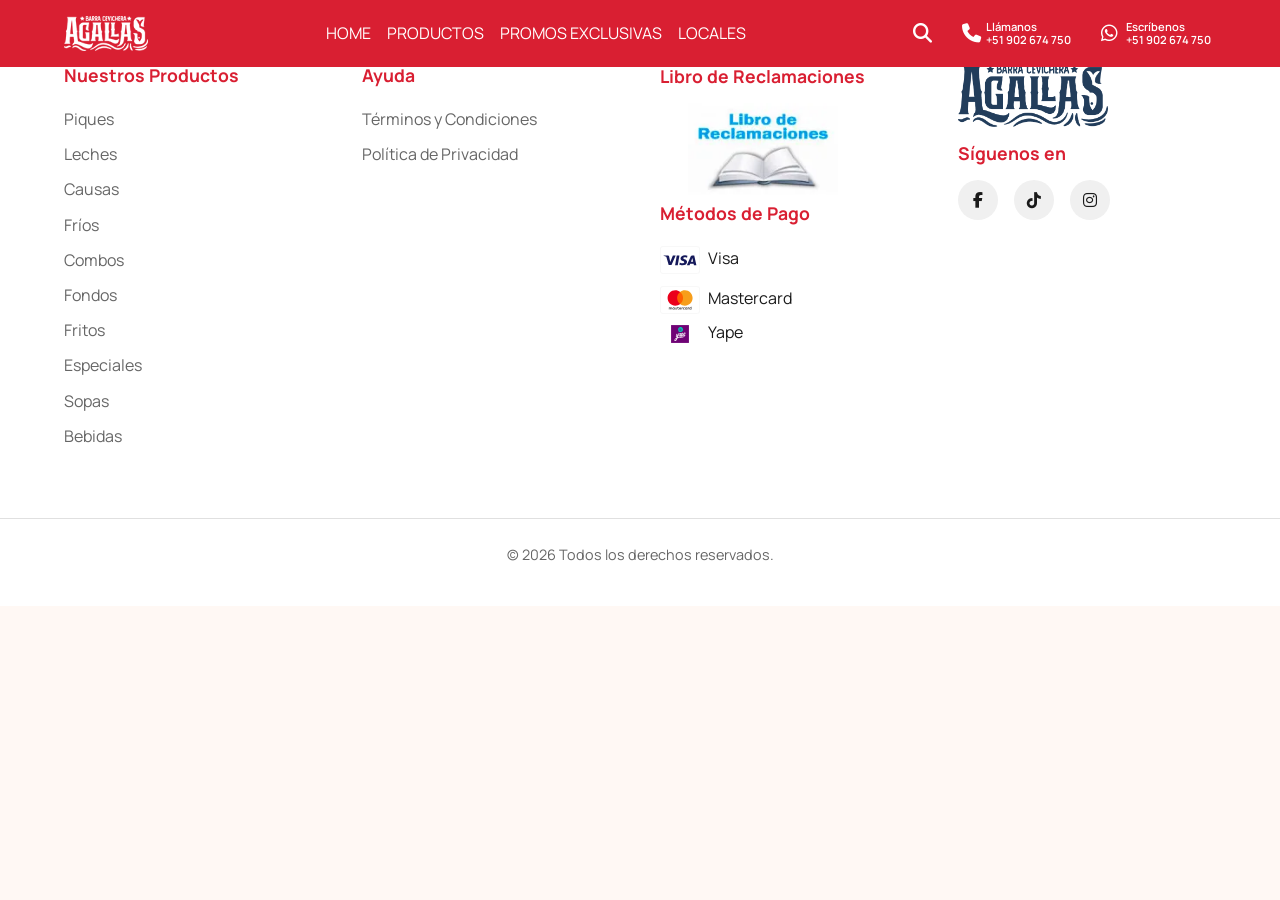
<file: cupones.html>
<!DOCTYPE html>
<html lang="es">
<head>
    <meta charset="UTF-8">
    <meta name="viewport" content="width=device-width, initial-scale=1.0">
    <title>Central Pet</title>
    
    <!-- Fuentes Central Pet -->
    <link rel="preconnect" href="https://fonts.googleapis.com">
    <link rel="preconnect" href="https://fonts.gstatic.com" crossorigin>
    <link href="https://fonts.googleapis.com/css2?family=Manrope:wght@400;500;600;700;800&family=Plus+Jakarta+Sans:wght@600;700;800&display=swap" rel="stylesheet">
    <link rel="stylesheet" href="https://cdnjs.cloudflare.com/ajax/libs/font-awesome/6.5.1/css/all.min.css">
    <link rel="stylesheet" href="https://cdn.jsdelivr.net/npm/swiper@11/swiper-bundle.min.css"/>
    <!-- Font Awesome -->
    <link rel="stylesheet" href="https://cdnjs.cloudflare.com/ajax/libs/font-awesome/6.5.1/css/all.min.css">
    <!--  BOOTSTRAP  -->
    <link href="https://cdn.jsdelivr.net/npm/bootstrap@5.3.3/dist/css/bootstrap.min.css" rel="stylesheet" integrity="sha384-QWTKZyjpPEjISv5WaRU9OFeRpok6YctnYmDr5pNlyT2bRjXh0JMhjY6hW+ALEwIH" crossorigin="anonymous">
    
    <link rel="stylesheet" href="style2.css">
</head>
<body>

    <header>
    <nav class="navbar navbar-expand-lg navbar-dark bg-primary-custom fixed-top">
        <div class="container site-container">
            <!-- Logo -->
            <a class="navbar-brand b-movil" href="index.html">
                <img src="img/image.png" alt="Central Pet Logo" class="header-logo">
            </a>
              <!-- Menú Colapsable  -->
            <div class="collapse navbar-collapse" id="agallasNavbar">
               
                <ul class="navbar-nav mx-auto mb-0">
                    <li class="nav-item">
                        <a class="nav-link" href="index.html">HOME</a>
                    </li>
                    <li class="nav-item">
                        <a class="nav-link" href="menu.html">PRODUCTOS</a>
                    </li>
                    <li class="nav-item">
                        <a class="nav-link" href="promociones.html">PROMOS EXCLUSIVAS</a>
                    </li>
                    <li class="nav-item">
                        <a class="nav-link" href="locales.html">LOCALES</a>
                    </li>
                </ul>
            </div>
             <!-- Iconos  -->
            <div class="quick-access-icons d-flex align-items-center">
                
                <a href="#" class="nav-icon-link">
                    <i class="fas fa-search"></i>
                </a>
                <a href="tel:+51902674750" class="nav-icon-link">
                    <i class="fas fa-phone"></i>
                    <span class="phone-text d-none d-lg-inline-block">Llámanos<br>+51 902 674 750</span>
                </a>
                <a href="https://wa.me/51902674750"  target="_blank" class="nav-icon-link user-whatsapp">
                    <i class="fab fa-whatsapp"></i>
                    <span class="whatsapp-text d-none d-lg-inline-block">Escríbenos<br>+51 902 674 750</span>

                    <!-- <span class="login-text d-none d-lg-inline-block">Hola,<br>Iniciar Sesión</span> -->
                </a>
            </div>
            <!-- Botón Hamburguesa -->
            <button class="navbar-toggler" type="button" data-bs-toggle="collapse" data-bs-target="#agallasNavbar" aria-controls="agallasNavbar" aria-expanded="false" aria-label="Toggle navigation">
                <span class="navbar-toggler-icon"></span>
            </button>
        </div>
    </nav>
</header>

    
    
    <!-- NUEVO FOOTER DETALLADO -->
    <footer>
        <div class="footer-grid container site-container">
            <div class="footer-column accordion-item">
                <h4 class="accordion-header">
                    Nuestros Productos
                    <i class="fas fa-chevron-down accordion-icon"></i>
                </h4>
                <ul class="accordion-content">
                    <li><a href="menu.html#piques">Piques</a></li>
                    <li><a href="menu.html#leches">Leches</a></li>
                    <li><a href="menu.html#causas">Causas</a></li>
                    <li><a href="menu.html#frios">Fríos</a></li>
                    <li><a href="menu.html#combos">Combos</a></li>
                    <li><a href="menu.html#fondos">Fondos</a></li>
                    <li><a href="menu.html#fritos">Fritos</a></li>
                    <li><a href="menu.html#especiales">Especiales</a></li>
                    <li><a href="menu.html#sopas">Sopas</a></li>
                    <li><a href="menu.html#bebidas">Bebidas</a></li>
                </ul>
            </div>            
            <div class="footer-column accordion-item">
                 <h4 class="accordion-header">
                    Ayuda
                    <i class="fas fa-chevron-down accordion-icon"></i>
                </h4>
                <ul class="accordion-content">
                    <li><a href="terminos-condiciones.html">Términos y Condiciones</a></li>                    
                    <li><a href="politica-privacidad.html">Política de Privacidad</a></li>
                </ul>
            </div>
            <div class="footer-column">
                <a href="libro-reclamaciones.html" style="text-decoration: none; color: var(--color-primary); text-align: center; display: inline-block;">
                    <h4>Libro de Reclamaciones</h4>
                    <img src="img/Libro_De_Reclamaciones.webp" alt="Libro de Reclamaciones" style="width: 150px; height: auto; display: block; margin: 0 auto;">
                </a>                
                <h4 class="mt-2">Métodos de Pago</h4>                
                <ul class="payment-methods">
                    <li>
                        <img src="svg/visa-classic-svgrepo-com.svg" alt="Visa" style="width: 40px; height: auto; vertical-align: middle; margin-right: 5px;">
                        Visa
                    </li>
                    <li>
                        <img src="svg/mastercard-full-svgrepo-com.svg" alt="Mastercard" style="width: 40px; height: auto; vertical-align: middle; margin-right: 5px;">
                        Mastercard
                    </li>
                    <li>
                        <img src="svg/Yape Logo Vector.svg" alt="Yape" style="width: 40px; height: 20px; vertical-align: middle; margin-right: 5px;">
                        Yape
                    </li>
                </ul>
                <!-- <h4 class="mt-2">Agallas App</h4> -->
            </div>
            <div class="footer-column">
                <img src="img/Logo Azul.png" alt="Central Pet Logo" class="footer-logo">
                <h4>Síguenos en</h4>
                <div class="social-icons">
                    <a href="https://www.facebook.com/centralpet" target="_blank" aria-label="Facebook"><i class="fab fa-facebook-f"></i></a>
                    <a href="https://www.tiktok.com/@centralpet"target="_blank" aria-label="TikTok"><i class="fab fa-tiktok"></i></a>
                    <a href="https://www.instagram.com/centralpet/" target="_blank" aria-label="Instagram"><i class="fab fa-instagram"></i></a>
                </div>
            </div>
        </div>
        <div class="footer-bottom">
            <p>© 2026 Todos los derechos reservados.</p>
        </div>
    </footer>

    <!-- Botón para Volver Arriba -->
    <a href="#" id="back-to-top" class="back-to-top-btn" aria-label="Volver arriba">
        <i class="fas fa-arrow-up"></i>
    </a>    
    <script src="https://cdn.jsdelivr.net/npm/bootstrap@5.3.3/dist/js/bootstrap.bundle.min.js" integrity="sha384-YvpcrYf0tY3lHB60NNkmXc5s9fDVZLESaAA55NDzOxhy9GkcIdslK1eN7N6jIeHz" crossorigin="anonymous"></script>
    <script src="https://cdn.jsdelivr.net/npm/swiper@11/swiper-bundle.min.js"></script>
    <!-- Nueva estructura modular -->
    <script type="module" src="js/main.js"></script>

</body>
</html>
</file>
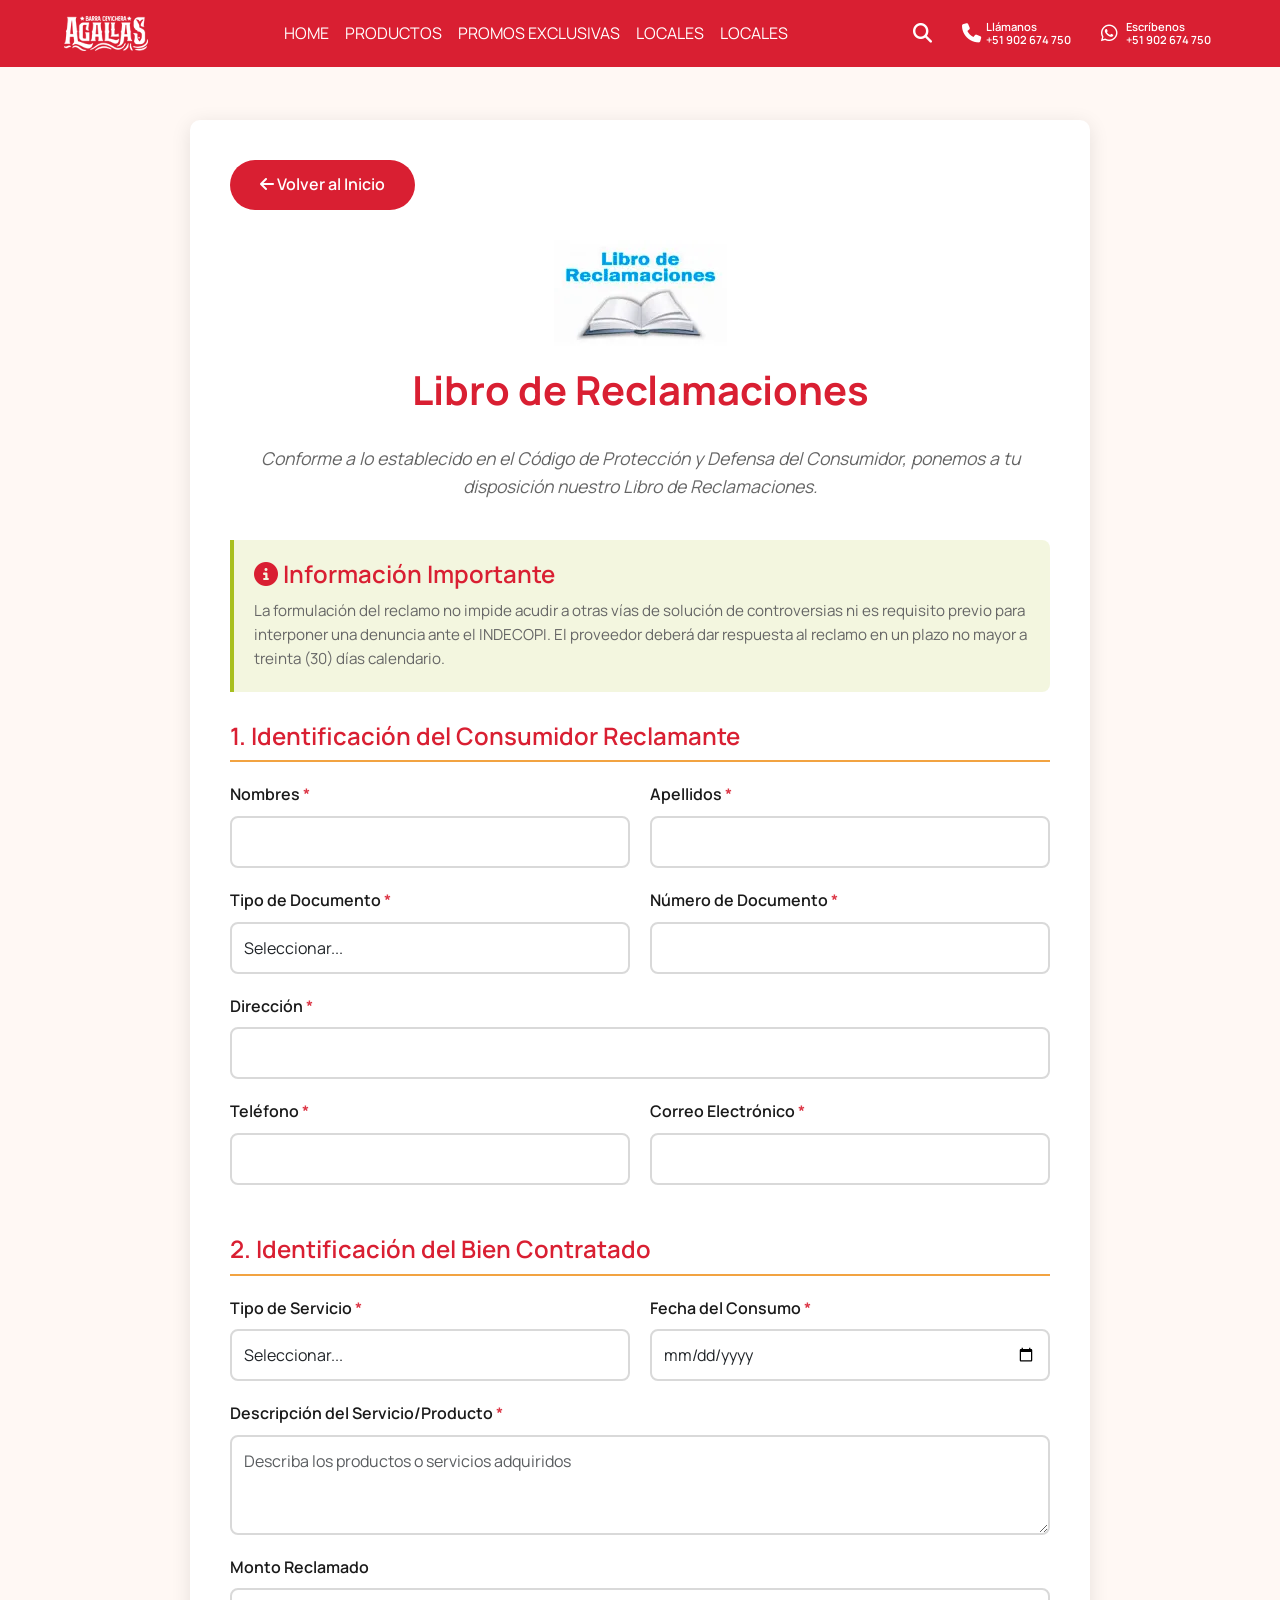
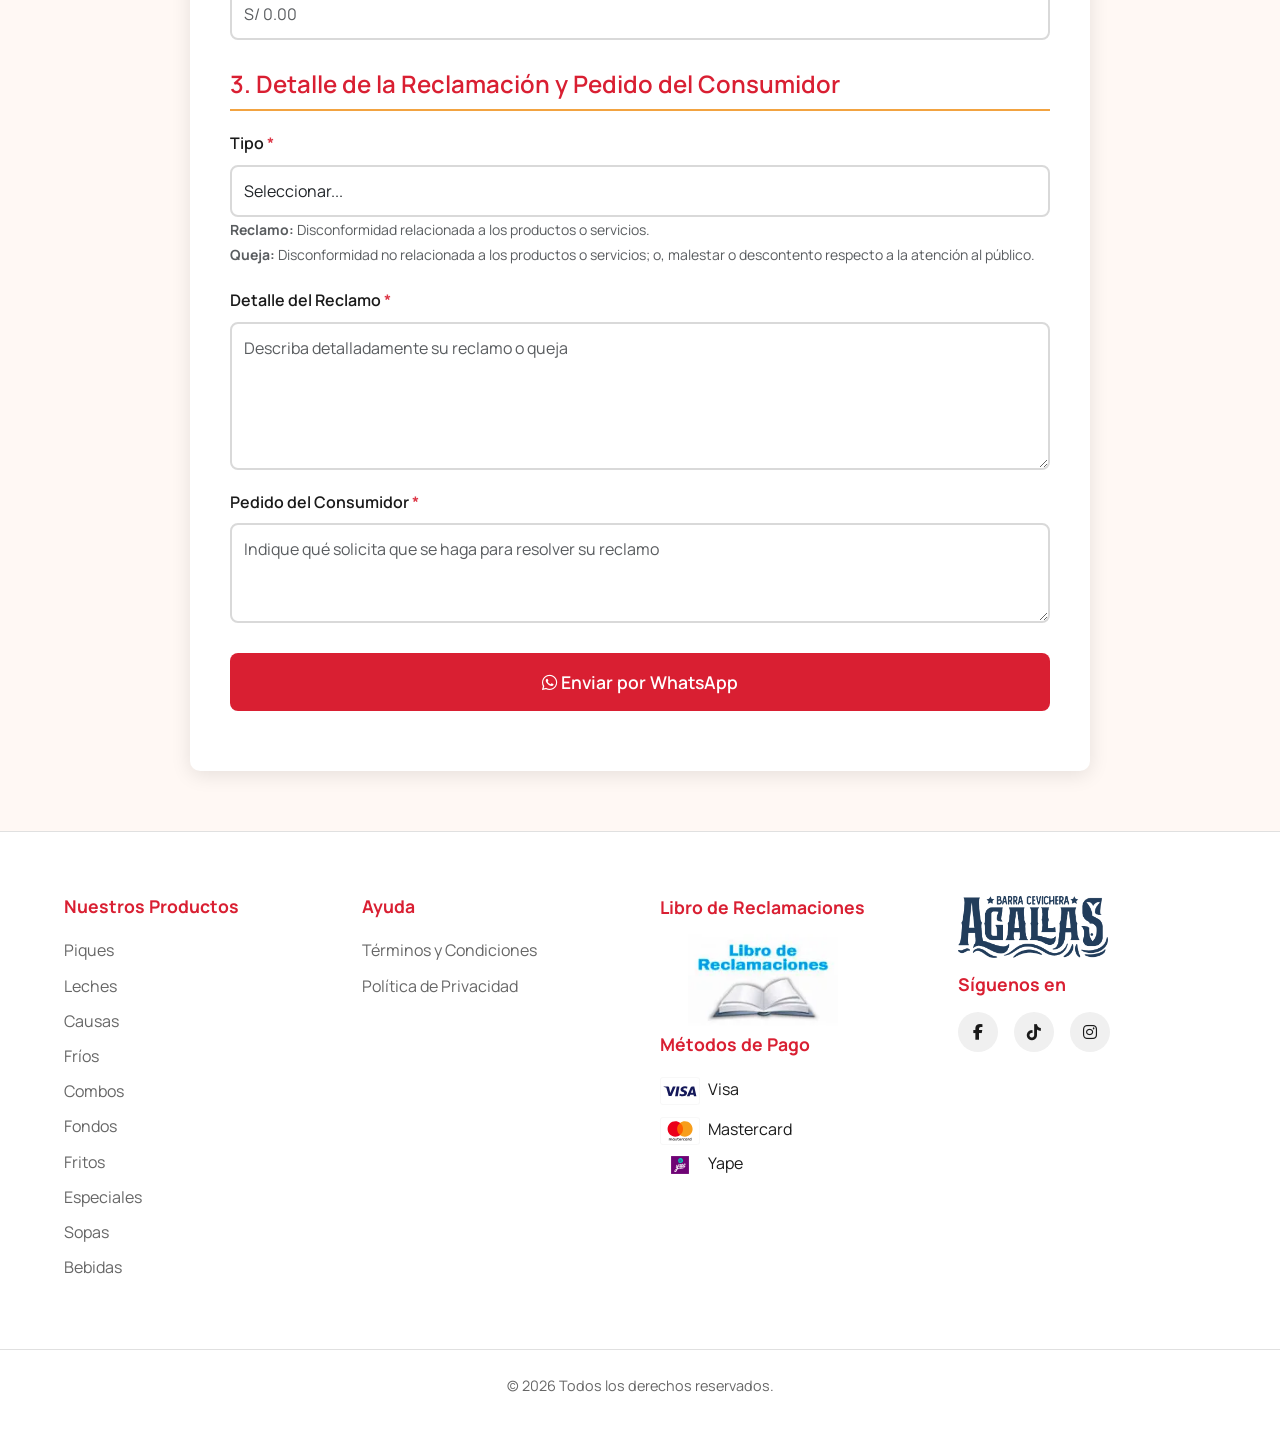
<file: libro-reclamaciones.html>
<!DOCTYPE html>
<html lang="es">
<head>
    <meta charset="UTF-8">
    <meta name="viewport" content="width=device-width, initial-scale=1.0">
    <title>Libro de Reclamaciones - Central Pet</title>
    
    <!-- Fuentes Central Pet -->
    <link rel="preconnect" href="https://fonts.googleapis.com">
    <link rel="preconnect" href="https://fonts.gstatic.com" crossorigin>
    <link href="https://fonts.googleapis.com/css2?family=Manrope:wght@400;500;600;700;800&family=Plus+Jakarta+Sans:wght@600;700;800&display=swap" rel="stylesheet">
    <link rel="stylesheet" href="https://cdnjs.cloudflare.com/ajax/libs/font-awesome/6.5.1/css/all.min.css">
    <!-- Bootstrap -->
    <link href="https://cdn.jsdelivr.net/npm/bootstrap@5.3.3/dist/css/bootstrap.min.css" rel="stylesheet" integrity="sha384-QWTKZyjpPEjISv5WaRU9OFeRpok6YctnYmDr5pNlyT2bRjXh0JMhjY6hW+ALEwIH" crossorigin="anonymous">
      <link rel="stylesheet" href="style2.css">
    <link rel="stylesheet" href="legal-pages.css">
</head>
<body>
    <header>
        <nav class="navbar navbar-expand-lg navbar-dark bg-primary-custom fixed-top">
            <div class="container site-container">
                <!-- Logo -->
                <a class="navbar-brand b-movil" href="index.html">
                    <img src="img/image.png" alt="Central Pet Logo" class="header-logo">
                </a>
                <!-- Menú Colapsable -->
                <div class="collapse navbar-collapse" id="agallasNavbar">
                    <ul class="navbar-nav mx-auto mb-0">
                        <li class="nav-item">
                            <a class="nav-link" href="index.html">HOME</a>
                        </li>
                        <li class="nav-item">
                            <a class="nav-link" href="menu.html">PRODUCTOS</a>
                        </li>
                        <li class="nav-item">
                            <a class="nav-link" href="promociones.html">PROMOS EXCLUSIVAS</a>
                        </li>
                        <li class="nav-item">
                            <a class="nav-link" href="locales.html">LOCALES</a>
                        </li>
                            <a class="nav-link" href="locales.html">LOCALES</a>
                        </li>
                    </ul>
                </div>
                <!-- Iconos -->
                <div class="quick-access-icons d-flex align-items-center">
                    <a href="#" class="nav-icon-link">
                        <i class="fas fa-search"></i>
                    </a>
                    <a href="tel:+51902674750" class="nav-icon-link">
                        <i class="fas fa-phone"></i>
                        <span class="phone-text d-none d-lg-inline-block">Llámanos<br>+51 902 674 750</span>
                    </a>
                    <a href="https://wa.me/51902674750" target="_blank" class="nav-icon-link user-whatsapp">
                        <i class="fab fa-whatsapp"></i>
                        <span class="whatsapp-text d-none d-lg-inline-block">Escríbenos<br>+51 902 674 750</span>
                    </a>
                </div>
                <!-- Botón Hamburguesa -->
                <button class="navbar-toggler" type="button" data-bs-toggle="collapse" data-bs-target="#agallasNavbar" aria-controls="agallasNavbar" aria-expanded="false" aria-label="Toggle navigation">
                    <span class="navbar-toggler-icon"></span>
                </button>
            </div>
        </nav>
    </header>

    <main class="legal-content">        <div class="container site-container">
            <div class="legal-container libro">
                <a href="index.html" class="back-btn">
                    <i class="fas fa-arrow-left"></i> Volver al Inicio
                </a>
                
                <div class="header-section">
                    <img src="img/Libro_De_Reclamaciones.webp" alt="Libro de Reclamaciones" class="logo-image">
                    <h1>Libro de Reclamaciones</h1>
                    <p class="subtitle">
                        Conforme a lo establecido en el Código de Protección y Defensa del Consumidor, 
                        ponemos a tu disposición nuestro Libro de Reclamaciones.
                    </p>
                </div>

                <div class="info-box">
                    <h4><i class="fas fa-info-circle"></i> Información Importante</h4>
                    <p>
                        La formulación del reclamo no impide acudir a otras vías de solución de controversias ni es requisito previo para interponer una denuncia ante el INDECOPI.
                        El proveedor deberá dar respuesta al reclamo en un plazo no mayor a treinta (30) días calendario.
                    </p>
                </div>

                <form id="reclamacionesForm">
                    <div class="form-section">
                        <h3>1. Identificación del Consumidor Reclamante</h3>
                        <div class="form-row">
                            <div class="form-group">
                                <label for="nombres">Nombres <span class="required">*</span></label>
                                <input type="text" class="form-control" id="nombres" name="nombres" required>
                            </div>
                            <div class="form-group">
                                <label for="apellidos">Apellidos <span class="required">*</span></label>
                                <input type="text" class="form-control" id="apellidos" name="apellidos" required>
                            </div>
                        </div>
                        <div class="form-row">
                            <div class="form-group">
                                <label for="tipoDocumento">Tipo de Documento <span class="required">*</span></label>
                                <select class="form-control" id="tipoDocumento" name="tipoDocumento" required>
                                    <option value="">Seleccionar...</option>
                                    <option value="DNI">DNI</option>
                                    <option value="CE">Carnet de Extranjería</option>
                                    <option value="Pasaporte">Pasaporte</option>
                                </select>
                            </div>
                            <div class="form-group">
                                <label for="numeroDocumento">Número de Documento <span class="required">*</span></label>
                                <input type="text" class="form-control" id="numeroDocumento" name="numeroDocumento" required>
                            </div>
                        </div>
                        <div class="form-group">
                            <label for="direccion">Dirección <span class="required">*</span></label>
                            <input type="text" class="form-control" id="direccion" name="direccion" required>
                        </div>
                        <div class="form-row">
                            <div class="form-group">
                                <label for="telefono">Teléfono <span class="required">*</span></label>
                                <input type="tel" class="form-control" id="telefono" name="telefono" required>
                            </div>
                            <div class="form-group">
                                <label for="email">Correo Electrónico <span class="required">*</span></label>
                                <input type="email" class="form-control" id="email" name="email" required>
                            </div>
                        </div>
                    </div>

                    <div class="form-section">
                        <h3>2. Identificación del Bien Contratado</h3>
                        <div class="form-row">
                            <div class="form-group">
                                <label for="tipoServicio">Tipo de Servicio <span class="required">*</span></label>
                                <select class="form-control" id="tipoServicio" name="tipoServicio" required>
                                    <option value="">Seleccionar...</option>
                                    <option value="Delivery">Delivery</option>
                                    <option value="Recojo en tienda">Recojo en tienda</option>
                                    <option value="Consumo en local">Consumo en local</option>
                                </select>
                            </div>
                            <div class="form-group">
                                <label for="fechaConsumo">Fecha del Consumo <span class="required">*</span></label>
                                <input type="date" class="form-control" id="fechaConsumo" name="fechaConsumo" required>
                            </div>
                        </div>
                        <div class="form-group">
                            <label for="descripcionServicio">Descripción del Servicio/Producto <span class="required">*</span></label>
                            <textarea class="form-control" id="descripcionServicio" name="descripcionServicio" rows="3" required placeholder="Describa los productos o servicios adquiridos"></textarea>
                        </div>
                        <div class="form-group">
                            <label for="montoReclamado">Monto Reclamado</label>
                            <input type="number" class="form-control" id="montoReclamado" name="montoReclamado" step="0.01" placeholder="S/ 0.00">
                        </div>
                    </div>

                    <div class="form-section">
                        <h3>3. Detalle de la Reclamación y Pedido del Consumidor</h3>
                        <div class="form-group">
                            <label for="tipoReclamo">Tipo <span class="required">*</span></label>
                            <select class="form-control" id="tipoReclamo" name="tipoReclamo" required>
                                <option value="">Seleccionar...</option>
                                <option value="Reclamo">Reclamo</option>
                                <option value="Queja">Queja</option>
                            </select>
                            <small class="form-text text-muted">
                                <strong>Reclamo:</strong> Disconformidad relacionada a los productos o servicios.<br>
                                <strong>Queja:</strong> Disconformidad no relacionada a los productos o servicios; o, malestar o descontento respecto a la atención al público.
                            </small>
                        </div>
                        <div class="form-group">
                            <label for="detalleReclamo">Detalle del Reclamo <span class="required">*</span></label>
                            <textarea class="form-control" id="detalleReclamo" name="detalleReclamo" rows="5" required placeholder="Describa detalladamente su reclamo o queja"></textarea>
                        </div>
                        <div class="form-group">
                            <label for="pedidoConsumidor">Pedido del Consumidor <span class="required">*</span></label>
                            <textarea class="form-control" id="pedidoConsumidor" name="pedidoConsumidor" rows="3" required placeholder="Indique qué solicita que se haga para resolver su reclamo"></textarea>
                        </div>
                    </div>                    <div class="form-group text-center">
                        <button type="submit" class="btn-submit">
                            <i class="fab fa-whatsapp"></i> Enviar por WhatsApp
                        </button>
                    </div>
                </form>
            </div>
        </div>
    </main>

    <footer>
        <div class="footer-grid container site-container">
            <div class="footer-column accordion-item">
                <h4 class="accordion-header">
                    Nuestros Productos
                    <i class="fas fa-chevron-down accordion-icon"></i>
                </h4>
                <ul class="accordion-content">
                    <li><a href="menu.html#piques">Piques</a></li>
                    <li><a href="menu.html#leches">Leches</a></li>
                    <li><a href="menu.html#causas">Causas</a></li>
                    <li><a href="menu.html#frios">Fríos</a></li>
                    <li><a href="menu.html#combos">Combos</a></li>
                    <li><a href="menu.html#fondos">Fondos</a></li>
                    <li><a href="menu.html#fritos">Fritos</a></li>
                    <li><a href="menu.html#especiales">Especiales</a></li>
                    <li><a href="menu.html#sopas">Sopas</a></li>
                    <li><a href="menu.html#bebidas">Bebidas</a></li>
                </ul>
            </div>
            <div class="footer-column accordion-item">
                <h4 class="accordion-header">
                    Ayuda
                    <i class="fas fa-chevron-down accordion-icon"></i>
                </h4>
                <ul class="accordion-content">
                    <li><a href="terminos-condiciones.html">Términos y Condiciones</a></li>
                    <li><a href="politica-privacidad.html">Política de Privacidad</a></li>
                </ul>
            </div>
            <div class="footer-column">
                <a href="libro-reclamaciones.html" style="text-decoration: none; color: var(--color-primary); text-align: center; display: inline-block;">
                    <h4>Libro de Reclamaciones</h4>
                    <img src="img/Libro_De_Reclamaciones.webp" alt="Libro de Reclamaciones" style="width: 150px; height: auto; display: block; margin: 0 auto;">
                </a>               
                <h4 class="mt-2">Métodos de Pago</h4>                
                <ul class="payment-methods">
                    <li>
                        <img src="svg/visa-classic-svgrepo-com.svg" alt="Visa" style="width: 40px; height: auto; vertical-align: middle; margin-right: 5px;">
                        Visa
                    </li>
                    <li>
                        <img src="svg/mastercard-full-svgrepo-com.svg" alt="Mastercard" style="width: 40px; height: auto; vertical-align: middle; margin-right: 5px;">
                        Mastercard
                    </li>
                    <li>
                        <img src="svg/Yape Logo Vector.svg" alt="Yape" style="width: 40px; height: 20px; vertical-align: middle; margin-right: 5px;">
                        Yape
                    </li>
                </ul>
                <!-- <h4 class="mt-2">Agallas App</h4> -->
            </div>
            <div class="footer-column">
                <img src="img/Logo Azul.png" alt="Central Pet Logo" class="footer-logo">
                <h4>Síguenos en</h4>
                <div class="social-icons">
                    <a href="https://www.facebook.com/centralpet" target="_blank" aria-label="Facebook"><i class="fab fa-facebook-f"></i></a>
                    <a href="https://www.tiktok.com/@centralpet"target="_blank" aria-label="TikTok"><i class="fab fa-tiktok"></i></a>
                    <a href="https://www.instagram.com/centralpet/" target="_blank" aria-label="Instagram"><i class="fab fa-instagram"></i></a>
                </div>
            </div>
        </div>
        <div class="footer-bottom">
            <p>© 2026 Todos los derechos reservados.</p>
        </div>
    </footer>

   <!-- Botón para Volver Arriba -->
    <a href="#" id="back-to-top" class="back-to-top-btn" aria-label="Volver arriba">
        <i class="fas fa-arrow-up"></i>
    </a>       <script src="https://cdn.jsdelivr.net/npm/bootstrap@5.3.3/dist/js/bootstrap.bundle.min.js" integrity="sha384-YvpcrYf0tY3lHB60NNkmXc5s9fDVZLESaAA55NDzOxhy9GkcIdslK1eN7N6jIeHz" crossorigin="anonymous"></script>
    <!-- Script específico para páginas legales -->
    <script type="module" src="js/main.js"></script>
      <script>
        // Funcionalidad del formulario
        document.getElementById('reclamacionesForm').addEventListener('submit', function(e) {
            e.preventDefault();
            
            // Recopilar datos del formulario
            const formData = new FormData(this);
            
            // Crear mensaje para WhatsApp
            let mensaje = "📋 *LIBRO DE RECLAMACIONES*\n\n";
            
            // 1. Datos del consumidor
            mensaje += "*1. IDENTIFICACIÓN DEL CONSUMIDOR:*\n";
            mensaje += `• Nombres: ${formData.get('nombres')}\n`;
            mensaje += `• Apellidos: ${formData.get('apellidos')}\n`;
            mensaje += `• Tipo de Documento: ${formData.get('tipoDocumento')}\n`;
            mensaje += `• Número de Documento: ${formData.get('numeroDocumento')}\n`;
            mensaje += `• Dirección: ${formData.get('direccion')}\n`;
            mensaje += `• Teléfono: ${formData.get('telefono')}\n`;
            mensaje += `• Email: ${formData.get('email')}\n\n`;
            
            // 2. Datos del servicio
            mensaje += "*2. IDENTIFICACIÓN DEL SERVICIO:*\n";
            mensaje += `• Tipo de Servicio: ${formData.get('tipoServicio')}\n`;
            mensaje += `• Fecha del Consumo: ${formData.get('fechaConsumo')}\n`;
            mensaje += `• Descripción: ${formData.get('descripcionServicio')}\n`;
            if (formData.get('montoReclamado')) {
                mensaje += `• Monto Reclamado: S/ ${formData.get('montoReclamado')}\n`;
            }
            mensaje += "\n";
            
            // 3. Detalle del reclamo
            mensaje += "*3. DETALLE DEL RECLAMO:*\n";
            mensaje += `• Tipo: ${formData.get('tipoReclamo')}\n`;
            mensaje += `• Detalle: ${formData.get('detalleReclamo')}\n`;
            mensaje += `• Pedido del Consumidor: ${formData.get('pedidoConsumidor')}\n\n`;
            
            mensaje += "_Fecha de registro: " + new Date().toLocaleDateString('es-PE') + "_";
            
            // Codificar mensaje para URL
            const mensajeCodificado = encodeURIComponent(mensaje);
            
            // Número de WhatsApp de Agallas
            const numeroWhatsApp = "51902674750";
            
            // Crear URL de WhatsApp
            const urlWhatsApp = `https://wa.me/${numeroWhatsApp}?text=${mensajeCodificado}`;
            
            // Abrir WhatsApp
            window.open(urlWhatsApp, '_blank');
            
            // Mostrar confirmación
            alert('Su reclamo será enviado por WhatsApp. Nos pondremos en contacto con usted en un plazo máximo de 30 días calendario.');
        });
        
        // Validación adicional para el número de documento
        document.getElementById('numeroDocumento').addEventListener('input', function(e) {
            const tipoDoc = document.getElementById('tipoDocumento').value;
            const numero = e.target.value;
            
            if (tipoDoc === 'DNI' && numero.length > 8) {
                e.target.value = numero.slice(0, 8);
            }
        });
    </script>
    <script type="module" src="js/main.js"></script>
</body>
</html>
</file>
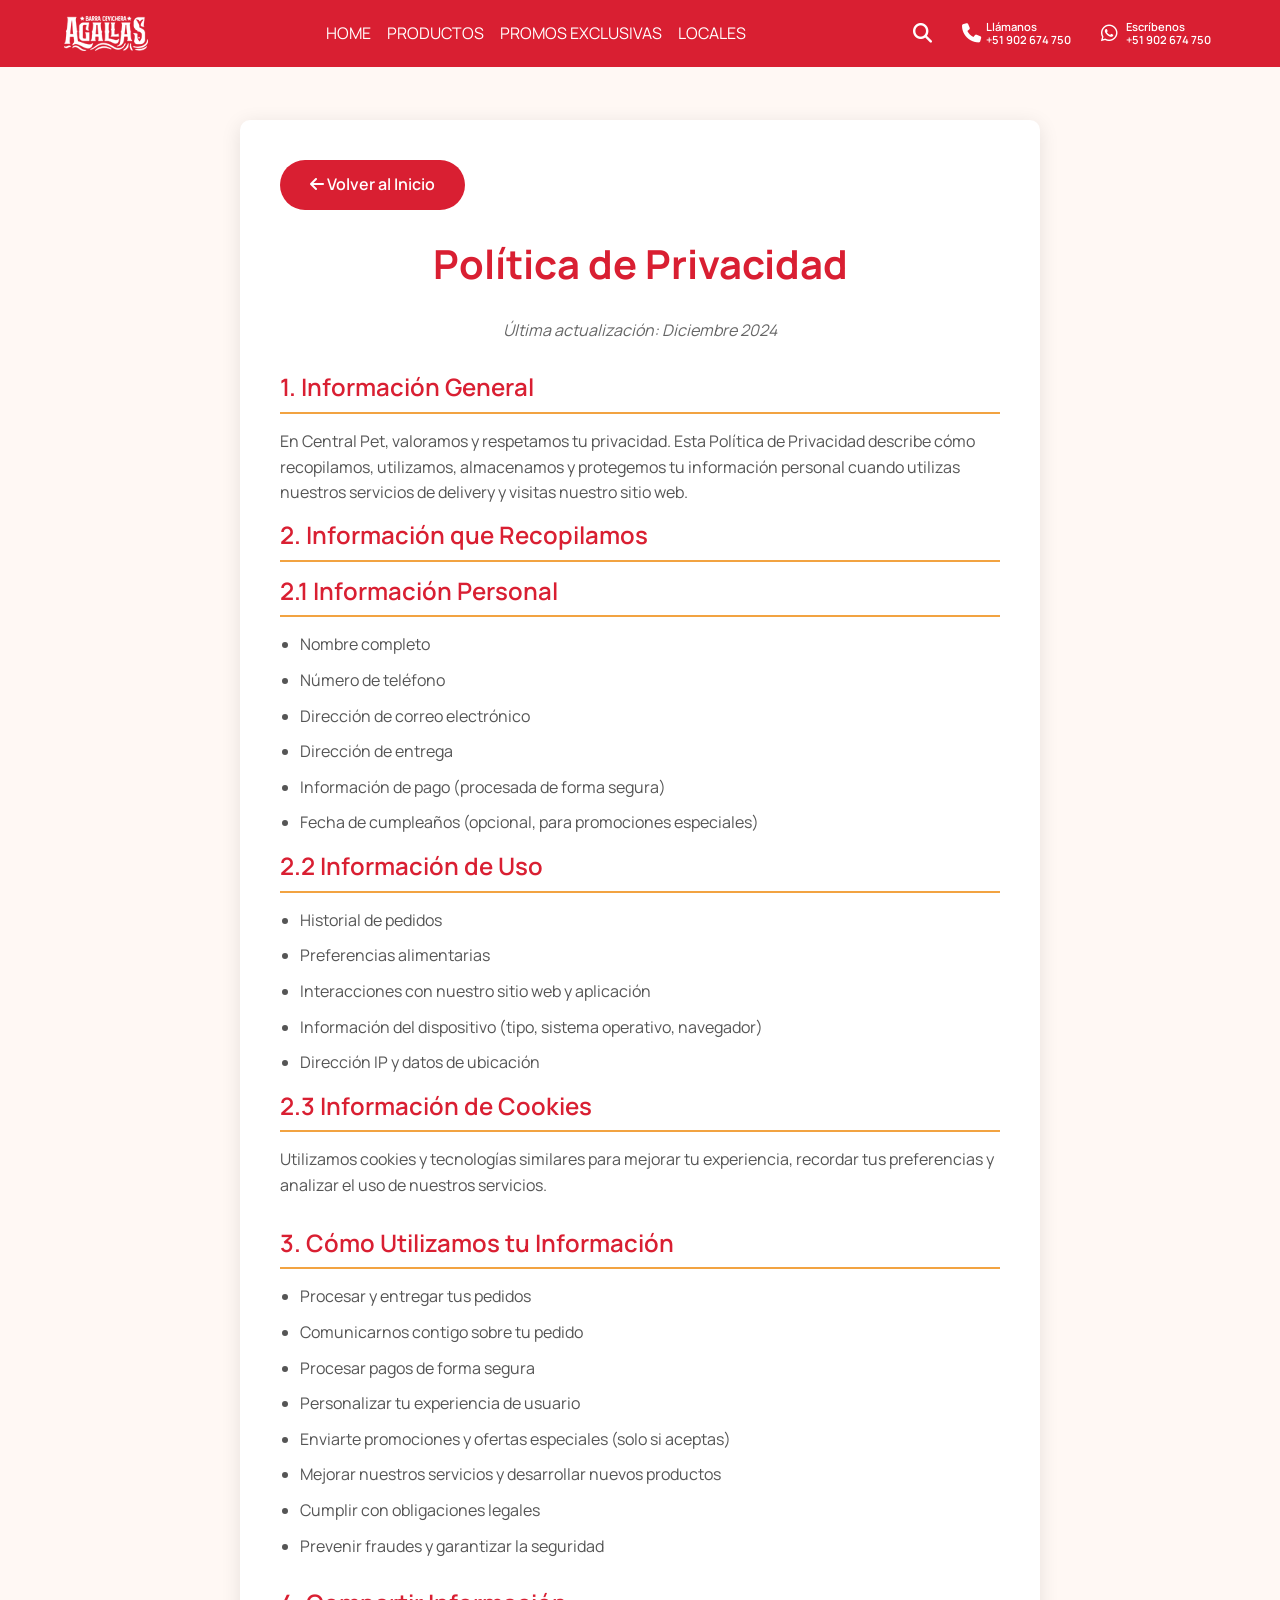
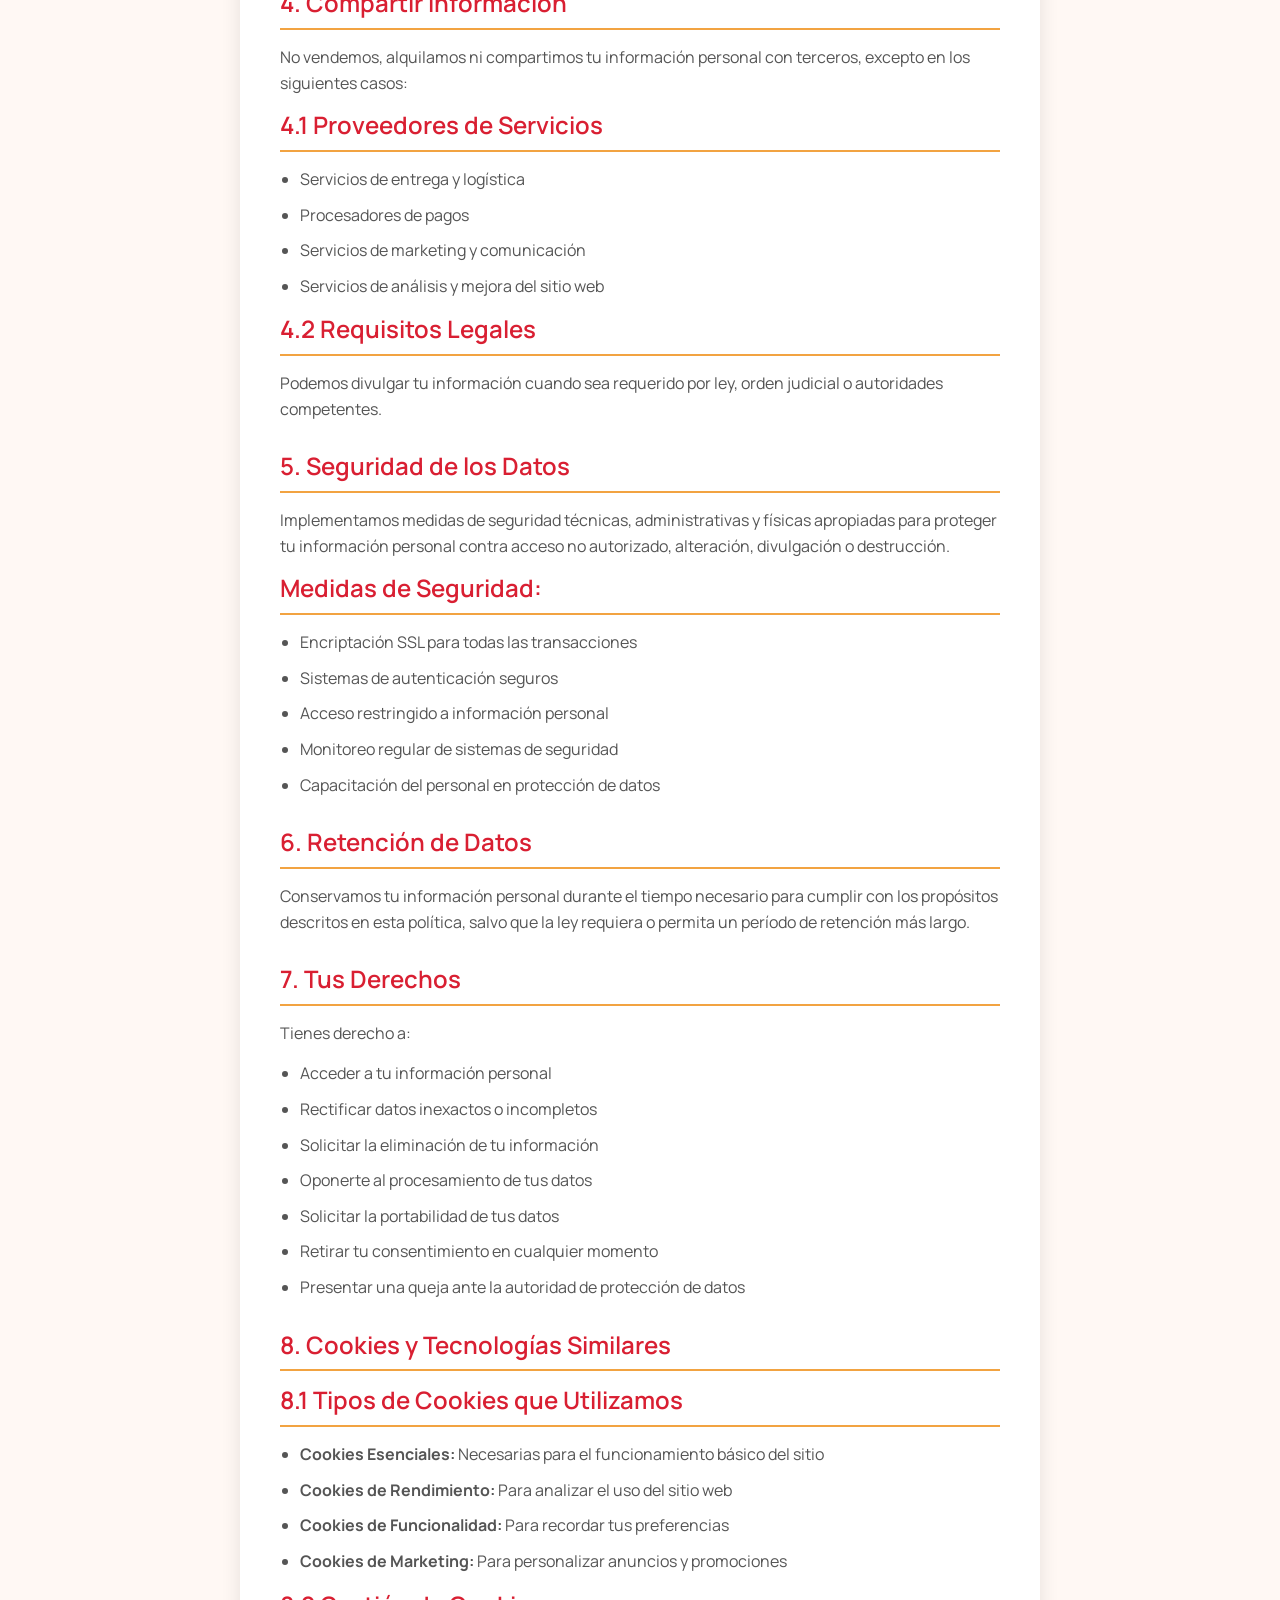
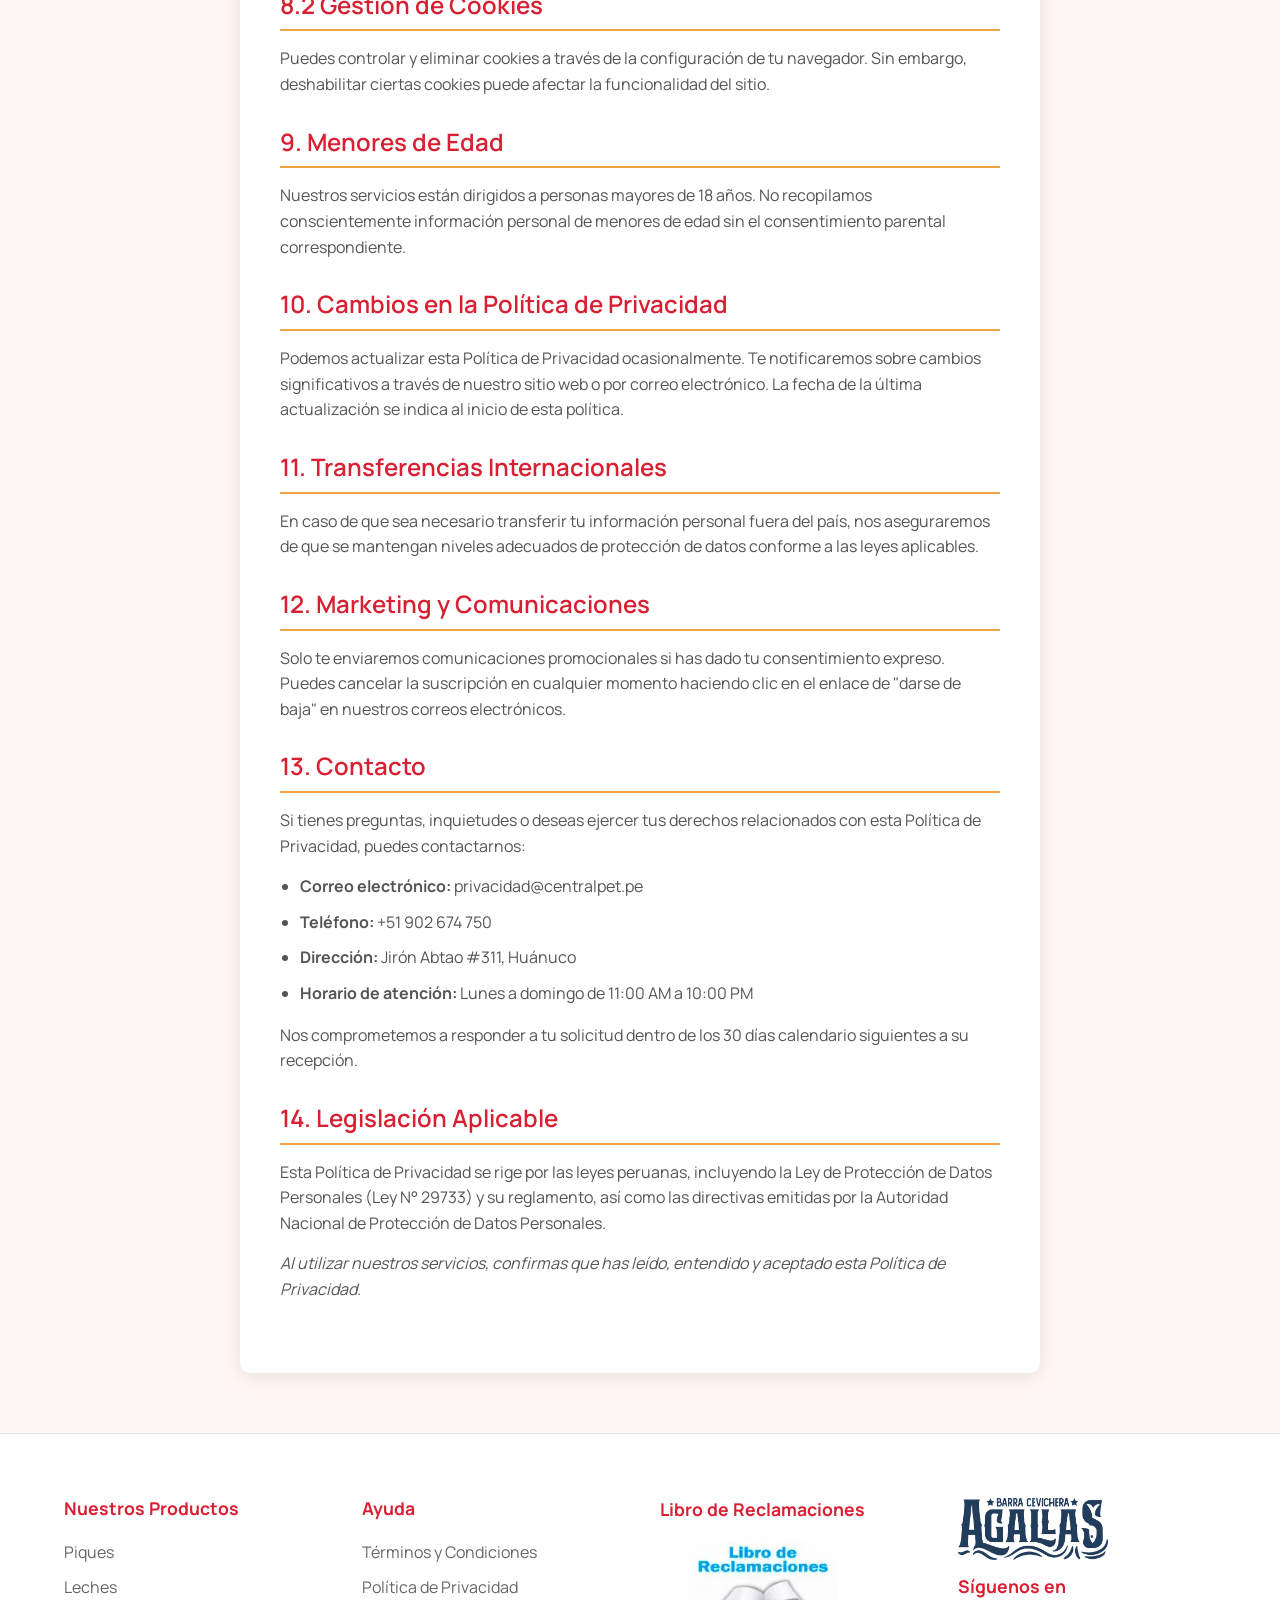
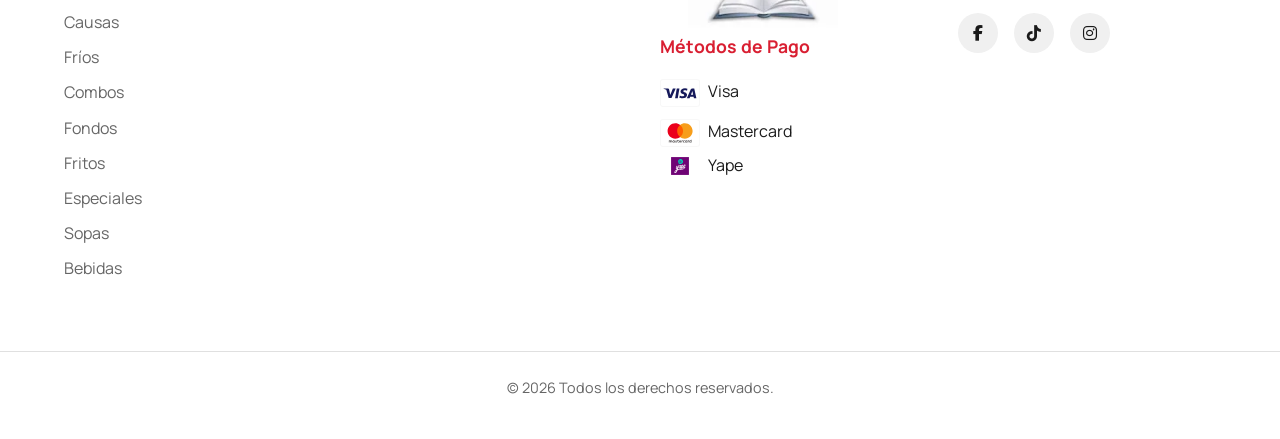
<file: politica-privacidad.html>
<!DOCTYPE html>
<html lang="es">
<head>
    <meta charset="UTF-8">
    <meta name="viewport" content="width=device-width, initial-scale=1.0">
    <title>Política de Privacidad - Central Pet</title>
   <!-- Fuentes Central Pet -->
    <link rel="preconnect" href="https://fonts.googleapis.com">
    <link rel="preconnect" href="https://fonts.gstatic.com" crossorigin>
    <link href="https://fonts.googleapis.com/css2?family=Manrope:wght@400;500;600;700;800&family=Plus+Jakarta+Sans:wght@600;700;800&display=swap" rel="stylesheet">
    <link rel="stylesheet" href="https://cdnjs.cloudflare.com/ajax/libs/font-awesome/6.5.1/css/all.min.css">
    <!-- Bootstrap -->
    <link href="https://cdn.jsdelivr.net/npm/bootstrap@5.3.3/dist/css/bootstrap.min.css" rel="stylesheet" integrity="sha384-QWTKZyjpPEjISv5WaRU9OFeRpok6YctnYmDr5pNlyT2bRjXh0JMhjY6hW+ALEwIH" crossorigin="anonymous">
      <link rel="stylesheet" href="style2.css">
    <link rel="stylesheet" href="legal-pages.css">
</head>
<body>
     <header>
        <nav class="navbar navbar-expand-lg navbar-dark bg-primary-custom fixed-top">
            <div class="container site-container">
                <!-- Logo -->
                <a class="navbar-brand b-movil" href="index.html">
                    <img src="img/image.png" alt="Central Pet Logo" class="header-logo">
                </a>
                <!-- Menú Colapsable -->
                <div class="collapse navbar-collapse" id="agallasNavbar">
                    <ul class="navbar-nav mx-auto mb-0">
                        <li class="nav-item">
                            <a class="nav-link" href="index.html">HOME</a>
                        </li>
                        <li class="nav-item">
                            <a class="nav-link" href="menu.html">PRODUCTOS</a>
                        </li>
                        <li class="nav-item">
                            <a class="nav-link" href="promociones.html">PROMOS EXCLUSIVAS</a>
                        </li>
                        <li class="nav-item">
                            <a class="nav-link" href="locales.html">LOCALES</a>
                        </li>
                        </li>
                    </ul>
                </div>
                <!-- Iconos -->
                <div class="quick-access-icons d-flex align-items-center">
                    <a href="#" class="nav-icon-link">
                        <i class="fas fa-search"></i>
                    </a>
                    <a href="tel:+51902674750" class="nav-icon-link">
                        <i class="fas fa-phone"></i>
                        <span class="phone-text d-none d-lg-inline-block">Llámanos<br>+51 902 674 750</span>
                    </a>
                    <a href="https://wa.me/51902674750" target="_blank" class="nav-icon-link user-whatsapp">
                        <i class="fab fa-whatsapp"></i>
                        <span class="whatsapp-text d-none d-lg-inline-block">Escríbenos<br>+51 902 674 750</span>
                    </a>
                </div>
                <!-- Botón Hamburguesa -->
                <button class="navbar-toggler" type="button" data-bs-toggle="collapse" data-bs-target="#agallasNavbar" aria-controls="agallasNavbar" aria-expanded="false" aria-label="Toggle navigation">
                    <span class="navbar-toggler-icon"></span>
                </button>
            </div>
        </nav>
    </header>
  
    <!-- Main Content -->
    <main class="legal-content">
        <div class="container site-container">
        <div class="legal-container">                <a href="index.html" class="back-btn">
                    <i class="fas fa-arrow-left"></i> Volver al Inicio
                </a>
        
        <h1>Política de Privacidad</h1>
        <p class="last-updated">Última actualización: Diciembre 2024</p>
        <div class="legal-section">
        <h2>1. Información General</h2>
        <p>En Central Pet, valoramos y respetamos tu privacidad. Esta Política de Privacidad describe cómo recopilamos, utilizamos, almacenamos y protegemos tu información personal cuando utilizas nuestros servicios de delivery y visitas nuestro sitio web.</p>

        <h2>2. Información que Recopilamos</h2>
        
        <h3>2.1 Información Personal</h3>
        <ul>
            <li>Nombre completo</li>
            <li>Número de teléfono</li>
            <li>Dirección de correo electrónico</li>
            <li>Dirección de entrega</li>
            <li>Información de pago (procesada de forma segura)</li>
            <li>Fecha de cumpleaños (opcional, para promociones especiales)</li>
        </ul>

        <h3>2.2 Información de Uso</h3>
        <ul>
            <li>Historial de pedidos</li>
            <li>Preferencias alimentarias</li>
            <li>Interacciones con nuestro sitio web y aplicación</li>
            <li>Información del dispositivo (tipo, sistema operativo, navegador)</li>
            <li>Dirección IP y datos de ubicación</li>
        </ul>

        <h3>2.3 Información de Cookies</h3>
        <p>Utilizamos cookies y tecnologías similares para mejorar tu experiencia, recordar tus preferencias y analizar el uso de nuestros servicios.</p>
        </div>
        <div class="legal-section">
        <h2>3. Cómo Utilizamos tu Información</h2>
        <ul>
            <li>Procesar y entregar tus pedidos</li>
            <li>Comunicarnos contigo sobre tu pedido</li>
            <li>Procesar pagos de forma segura</li>
            <li>Personalizar tu experiencia de usuario</li>
            <li>Enviarte promociones y ofertas especiales (solo si aceptas)</li>
            <li>Mejorar nuestros servicios y desarrollar nuevos productos</li>
            <li>Cumplir con obligaciones legales</li>
            <li>Prevenir fraudes y garantizar la seguridad</li>
        </ul>
        </div>
        <div class="legal-section">
        <h2>4. Compartir Información</h2>
        <p>No vendemos, alquilamos ni compartimos tu información personal con terceros, excepto en los siguientes casos:</p>
        
        <h3>4.1 Proveedores de Servicios</h3>
        <ul>
            <li>Servicios de entrega y logística</li>
            <li>Procesadores de pagos</li>
            <li>Servicios de marketing y comunicación</li>
            <li>Servicios de análisis y mejora del sitio web</li>
        </ul>

        <h3>4.2 Requisitos Legales</h3>
        <p>Podemos divulgar tu información cuando sea requerido por ley, orden judicial o autoridades competentes.</p>
        </div>
        <div class="legal-section">
        <h2>5. Seguridad de los Datos</h2>
        <p>Implementamos medidas de seguridad técnicas, administrativas y físicas apropiadas para proteger tu información personal contra acceso no autorizado, alteración, divulgación o destrucción.</p>

        <h3>Medidas de Seguridad:</h3>
        <ul>
            <li>Encriptación SSL para todas las transacciones</li>
            <li>Sistemas de autenticación seguros</li>
            <li>Acceso restringido a información personal</li>
            <li>Monitoreo regular de sistemas de seguridad</li>
            <li>Capacitación del personal en protección de datos</li>
        </ul>
        </div>
        <div class="legal-section">
        <h2>6. Retención de Datos</h2>
        <p>Conservamos tu información personal durante el tiempo necesario para cumplir con los propósitos descritos en esta política, salvo que la ley requiera o permita un período de retención más largo.</p>
        </div> 
        <div class="legal-section">
        <h2>7. Tus Derechos</h2>
        <p>Tienes derecho a:</p>
        <ul>
            <li>Acceder a tu información personal</li>
            <li>Rectificar datos inexactos o incompletos</li>
            <li>Solicitar la eliminación de tu información</li>
            <li>Oponerte al procesamiento de tus datos</li>
            <li>Solicitar la portabilidad de tus datos</li>
            <li>Retirar tu consentimiento en cualquier momento</li>
            <li>Presentar una queja ante la autoridad de protección de datos</li>
        </ul>
        </div>
        <div class="legal-section">
        <h2>8. Cookies y Tecnologías Similares</h2>
        
        <h3>8.1 Tipos de Cookies que Utilizamos</h3>
        <ul>
            <li><strong>Cookies Esenciales:</strong> Necesarias para el funcionamiento básico del sitio</li>
            <li><strong>Cookies de Rendimiento:</strong> Para analizar el uso del sitio web</li>
            <li><strong>Cookies de Funcionalidad:</strong> Para recordar tus preferencias</li>
            <li><strong>Cookies de Marketing:</strong> Para personalizar anuncios y promociones</li>
        </ul>

        <h3>8.2 Gestión de Cookies</h3>
        <p>Puedes controlar y eliminar cookies a través de la configuración de tu navegador. Sin embargo, deshabilitar ciertas cookies puede afectar la funcionalidad del sitio.</p>
        </div>
        <div class="legal-section">
        <h2>9. Menores de Edad</h2>
        <p>Nuestros servicios están dirigidos a personas mayores de 18 años. No recopilamos conscientemente información personal de menores de edad sin el consentimiento parental correspondiente.</p>
        </div>  
        <div class="legal-section">
        <h2>10. Cambios en la Política de Privacidad</h2>
        <p>Podemos actualizar esta Política de Privacidad ocasionalmente. Te notificaremos sobre cambios significativos a través de nuestro sitio web o por correo electrónico. La fecha de la última actualización se indica al inicio de esta política.</p>
        </div>
        <div class="legal-section">
        <h2>11. Transferencias Internacionales</h2>
        <p>En caso de que sea necesario transferir tu información personal fuera del país, nos aseguraremos de que se mantengan niveles adecuados de protección de datos conforme a las leyes aplicables.</p>
        </div>
        <div class="legal-section">
        <h2>12. Marketing y Comunicaciones</h2>
        <p>Solo te enviaremos comunicaciones promocionales si has dado tu consentimiento expreso. Puedes cancelar la suscripción en cualquier momento haciendo clic en el enlace de "darse de baja" en nuestros correos electrónicos.</p>
        </div>
        <div class="legal-section">
            <h2>13. Contacto</h2>
            <p>Si tienes preguntas, inquietudes o deseas ejercer tus derechos relacionados con esta Política de Privacidad, puedes contactarnos:</p>
            <ul>
                <li><strong>Correo electrónico:</strong> privacidad@centralpet.pe</li>
                <li><strong>Teléfono:</strong> +51 902 674 750</li>
                <li><strong>Dirección:</strong> Jirón Abtao #311, Huánuco</li>
                <li><strong>Horario de atención:</strong> Lunes a domingo de 11:00 AM a 10:00 PM</li>
            </ul>
            <p>Nos comprometemos a responder a tu solicitud dentro de los 30 días calendario siguientes a su recepción.</p>
        </div>
        <div class="legal-section">
        <h2>14. Legislación Aplicable</h2>
        <p>Esta Política de Privacidad se rige por las leyes peruanas, incluyendo la Ley de Protección de Datos Personales (Ley N° 29733) y su reglamento, así como las directivas emitidas por la Autoridad Nacional de Protección de Datos Personales.</p>

        <p><em>Al utilizar nuestros servicios, confirmas que has leído, entendido y aceptado esta Política de Privacidad.</em></p>
        </div>
    </div>
        </div>
    </main>

    <footer>
        <div class="footer-grid container site-container">
            <div class="footer-column accordion-item">
                <h4 class="accordion-header">
                    Nuestros Productos
                    <i class="fas fa-chevron-down accordion-icon"></i>
                </h4>
                <ul class="accordion-content">
                    <li><a href="menu.html#piques">Piques</a></li>
                    <li><a href="menu.html#leches">Leches</a></li>
                    <li><a href="menu.html#causas">Causas</a></li>
                    <li><a href="menu.html#frios">Fríos</a></li>
                    <li><a href="menu.html#combos">Combos</a></li>
                    <li><a href="menu.html#fondos">Fondos</a></li>
                    <li><a href="menu.html#fritos">Fritos</a></li>
                    <li><a href="menu.html#especiales">Especiales</a></li>
                    <li><a href="menu.html#sopas">Sopas</a></li>
                    <li><a href="menu.html#bebidas">Bebidas</a></li>
                </ul>
            </div>
            <div class="footer-column accordion-item">
                <h4 class="accordion-header">
                    Ayuda
                    <i class="fas fa-chevron-down accordion-icon"></i>
                </h4>                <ul class="accordion-content">
                    <li><a href="terminos-condiciones.html">Términos y Condiciones</a></li>
                    <li><a href="politica-privacidad.html">Política de Privacidad</a></li>
                </ul>
            </div>
            <div class="footer-column">
                <a href="libro-reclamaciones.html" style="text-decoration: none; color: var(--color-primary); text-align: center; display: inline-block;">
                    <h4>Libro de Reclamaciones</h4>
                    <img src="img/Libro_De_Reclamaciones.webp" alt="Libro de Reclamaciones" style="width: 150px; height: auto; display: block; margin: 0 auto;">
                </a>                
                <h4 class="mt-2">Métodos de Pago</h4>                
                <ul class="payment-methods">
                    <li>
                        <img src="svg/visa-classic-svgrepo-com.svg" alt="Visa" style="width: 40px; height: auto; vertical-align: middle; margin-right: 5px;">
                        Visa
                    </li>
                    <li>
                        <img src="svg/mastercard-full-svgrepo-com.svg" alt="Mastercard" style="width: 40px; height: auto; vertical-align: middle; margin-right: 5px;">
                        Mastercard
                    </li>
                    <li>
                        <img src="svg/Yape Logo Vector.svg" alt="Yape" style="width: 40px; height: 20px; vertical-align: middle; margin-right: 5px;">
                        Yape
                    </li>
                </ul>
                <!-- <h4 class="mt-2">Agallas App</h4> -->
            </div>
            <div class="footer-column">
                <img src="img/Logo Azul.png" alt="Central Pet Logo" class="footer-logo">
                <h4>Síguenos en</h4>
                <div class="social-icons">
                    <a href="https://www.facebook.com/centralpet" target="_blank" aria-label="Facebook"><i class="fab fa-facebook-f"></i></a>
                    <a href="https://www.tiktok.com/@centralpet"target="_blank" aria-label="TikTok"><i class="fab fa-tiktok"></i></a>
                    <a href="https://www.instagram.com/centralpet/" target="_blank" aria-label="Instagram"><i class="fab fa-instagram"></i></a>
                </div>
            </div>
        </div>
        <div class="footer-bottom">
            <p>© 2026 Todos los derechos reservados.</p>
        </div>
    </footer>
     <!-- Botón para Volver Arriba -->
    <a href="#" id="back-to-top" class="back-to-top-btn" aria-label="Volver arriba">
        <i class="fas fa-arrow-up"></i>
    </a>   

    <script src="https://cdn.jsdelivr.net/npm/bootstrap@5.3.3/dist/js/bootstrap.bundle.min.js" integrity="sha384-YvpcrYf0tY3lHB60NNkmXc5s9fDVZLESaAA55NDzOxhy9GkcIdslK1eN7N6jIeHz" crossorigin="anonymous"></script>
       <!-- Nueva estructura modular -->
    <script type="module" src="js/main.js"></script>
</body>
</html>
</file>
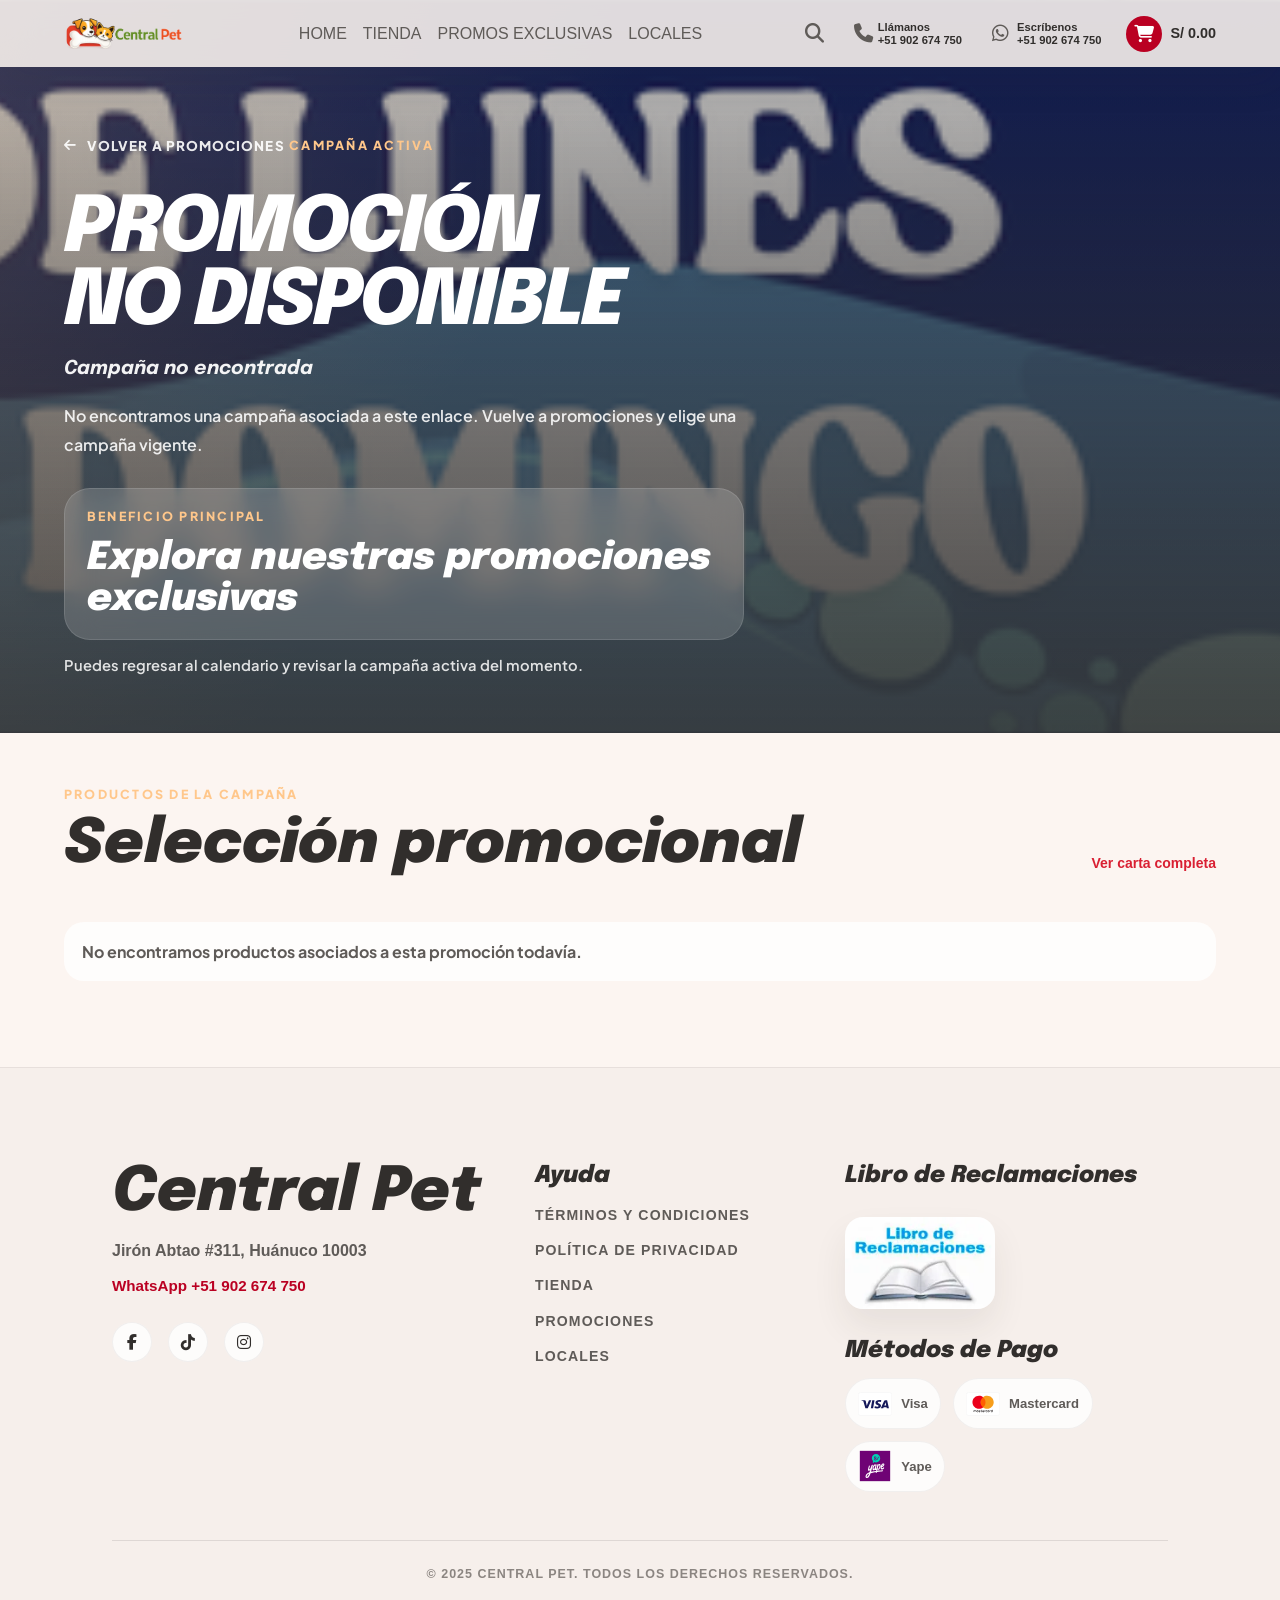
<file: promocion-detalle.html>
<!DOCTYPE html>
<html lang="es">
<head>
    <meta charset="UTF-8">
    <meta name="viewport" content="width=device-width, initial-scale=1.0">
    <title>Promoción | Central Pet</title>

    <link rel="preconnect" href="https://fonts.googleapis.com">
    <link rel="preconnect" href="https://fonts.gstatic.com" crossorigin>
    <link href="https://fonts.googleapis.com/css2?family=Epilogue:wght@400;700;800;900&family=Plus+Jakarta+Sans:wght@400;500;600;700;800&display=swap" rel="stylesheet">
    <link href="https://fonts.googleapis.com/css2?family=Material+Symbols+Outlined:wght,FILL@100..700,0..1&display=swap" rel="stylesheet">
    <link rel="stylesheet" href="https://cdn.jsdelivr.net/npm/swiper@11/swiper-bundle.min.css"/>
    <link rel="stylesheet" href="https://cdnjs.cloudflare.com/ajax/libs/font-awesome/6.5.1/css/all.min.css">
    <link href="https://cdn.jsdelivr.net/npm/bootstrap@5.3.3/dist/css/bootstrap.min.css" rel="stylesheet" integrity="sha384-QWTKZyjpPEjISv5WaRU9OFeRpok6YctnYmDr5pNlyT2bRjXh0JMhjY6hW+ALEwIH" crossorigin="anonymous">

    <link rel="stylesheet" href="style2.css">
    <link rel="stylesheet" href="style-menu.css">
</head>
<body class="promotion-detail-page promotion-detail-editorial-page">
    <header>
        <nav class="navbar navbar-expand-lg navbar-dark bg-primary-custom fixed-top">
            <div class="container site-container">
                <a class="navbar-brand b-movil" href="index.html">
                    <img src="img/ass.png" alt="Central Pet Logo" class="header-logo">
                </a>
                <div class="collapse navbar-collapse" id="centralPetNavbar">
                    <ul class="navbar-nav mx-auto mb-0">
                        <li class="nav-item"><a class="nav-link" href="index.html">HOME</a></li>
                        <li class="nav-item"><a class="nav-link" href="menu.html">TIENDA</a></li>
                        <li class="nav-item"><a class="nav-link" href="promociones.html">PROMOS EXCLUSIVAS</a></li>
                        <li class="nav-item"><a class="nav-link" href="locales.html">LOCALES</a></li>
                    </ul>
                </div>
                <div class="quick-access-icons d-flex align-items-center">
                    <a href="#" class="nav-icon-link"><i class="fas fa-search"></i></a>
                    <a href="tel:+51902674750" class="nav-icon-link">
                        <i class="fas fa-phone"></i>
                        <span class="phone-text d-none d-lg-inline-block">Llámanos<br>+51 902 674 750</span>
                    </a>
                    <a href="https://wa.me/51902674750" target="_blank" class="nav-icon-link user-whatsapp">
                        <i class="fab fa-whatsapp"></i>
                        <span class="whatsapp-text d-none d-lg-inline-block">Escríbenos<br>+51 902 674 750</span>
                    </a>
                    <a href="#" class="cart-icon-container">
                        <div class="cart-circle">
                            <i class="fas fa-shopping-cart"></i>
                        </div>
                        <span class="cart-price d-none d-lg-inline-block">S/ 0.00</span>
                    </a>
                </div>
                <button class="navbar-toggler" type="button" data-bs-toggle="collapse" data-bs-target="#centralPetNavbar" aria-controls="centralPetNavbar" aria-expanded="false" aria-label="Toggle navigation">
                    <span class="navbar-toggler-icon"></span>
                </button>
            </div>
        </nav>
    </header>

    <main class="promotion-detail-main">
        <section class="promotion-detail-hero" id="promotionDetailHero">
            <div class="site-container promotion-detail-hero__inner">
                <a class="promotion-detail-back" href="promociones.html">
                    <i class="fas fa-arrow-left"></i>
                    Volver a promociones
                </a>
                <span class="promotion-detail-kicker">Campaña activa</span>
                <h1 class="promotion-detail-title" id="promotionDetailTitle">Cargando promoción...</h1>
                <p class="promotion-detail-subtitle" id="promotionDetailSubtitle">Estamos preparando la campaña seleccionada.</p>
                <p class="promotion-detail-description" id="promotionDetailDescription">Un momento por favor mientras armamos la selección promocional.</p>
                <div class="promotion-detail-benefit">
                    <span class="promotion-detail-benefit__label">Beneficio principal</span>
                    <span class="promotion-detail-benefit__value" id="promotionDetailBenefit">Promociones exclusivas</span>
                </div>
                <p class="promotion-detail-support" id="promotionDetailSupport">Aquí verás los productos incluidos en esta campaña.</p>
            </div>
        </section>

        <section class="promotion-detail-products">
            <div class="container site-container">
                <div class="promotion-detail-section-heading">
                    <div>
                        <span class="promotion-detail-section-kicker">Productos de la campaña</span>
                        <h2 class="mb-0">Selección promocional</h2>
                    </div>
                    <a href="menu.html" class="view-all">Ver carta completa</a>
                </div>

                <div class="promotion-detail-empty" id="promotionDetailEmpty" hidden>
                    <p>No encontramos productos asociados a esta promoción todavía.</p>
                </div>

                <div class="products-grid products-grid--menu-feature promotion-detail-grid" id="promotionDetailProducts"></div>
            </div>
        </section>

        <!-- <section class="promotion-detail-terms">
            <div class="site-container">
                <div class="promotion-detail-terms__card">
                    <span class="promotion-detail-section-kicker">Información de la campaña</span>
                    <h2 class="promotion-detail-terms__title">Términos y condiciones</h2>
                    <ul class="promotion-detail-terms__list" id="promotionDetailTerms"></ul>
                </div>
            </div>
        </section> -->
    </main>

    <div class="mobile-cart-container d-md-none">
        <div class="cart-circle">
            <i class="fas fa-shopping-cart"></i>
        </div>
        <span class="cart-price">S/ 0.00</span>
    </div>

    <div class="product-detail-overlay" id="productDetailOverlay"></div>
    <div class="product-detail-modal" id="productDetailModal">
        <div class="product-detail-close">
            <button class="product-detail-close-btn" id="closeProductDetailBtn">&times;</button>
        </div>
        <div class="product-detail-content" id="productDetailContent"></div>
    </div>

    <div class="cart-modal-overlay" id="cartModalOverlay"></div>
    <div class="cart-modal" id="cartModal">
        <div class="cart-modal-header">
            <h3 class="cart-modal-title">Tu Carrito (<span id="cartItemCount">0</span>)</h3>
            <button class="cart-modal-close" id="closeCartBtn">&times;</button>
        </div>
        <div class="cart-modal-body">
            <div class="cart-items-list" id="cartItemsList"></div>
        </div>
        <div class="cart-modal-footer">
            <div class="cart-subtotal">
                <span class="cart-subtotal-label">Total</span>
                <span class="cart-subtotal-value">S/ 0.00</span>
            </div>
            <div class="cart-customer-field">
                <label for="cartCustomerName" class="cart-customer-label">Nombre del cliente</label>
                <input type="text" id="cartCustomerName" class="cart-customer-input" placeholder="Escribe tu nombre" autocomplete="name" maxlength="80" required>
            </div>
            <button class="cart-continue-btn" id="cartContinueBtn">Continuar</button>
        </div>
    </div>

    <footer class="site-footer">
        <div class="container site-container site-footer__inner">
            <div class="site-footer__grid">
                <section class="site-footer__column site-footer__column--brand">
                    <div class="site-footer__brand">Central Pet</div>
                    <p class="site-footer__text">Jirón Abtao #311, Huánuco 10003</p>
                    <a href="https://wa.me/51902674750" target="_blank" class="site-footer__contact">WhatsApp +51 902 674 750</a>
                    <div class="social-icons site-footer__social">
                        <a href="https://www.facebook.com/centralpet" target="_blank" aria-label="Facebook"><i class="fab fa-facebook-f"></i></a>
                        <a href="https://www.tiktok.com/@centralpet" target="_blank" aria-label="TikTok"><i class="fab fa-tiktok"></i></a>
                        <a href="https://www.instagram.com/centralpet/" target="_blank" aria-label="Instagram"><i class="fab fa-instagram"></i></a>
                    </div>
                </section>
                <section class="site-footer__column">
                    <h4 class="site-footer__title">Ayuda</h4>
                    <div class="site-footer__links">
                        <a href="terminos-condiciones.html">Términos y Condiciones</a>
                        <a href="politica-privacidad.html">Política de Privacidad</a>
                        <a href="menu.html">Tienda</a>
                        <a href="promociones.html">Promociones</a>
                        <a href="locales.html">Locales</a>
                    </div>
                </section>
                <section class="site-footer__column site-footer__column--support">
                    <a href="libro-reclamaciones.html" class="site-footer__claims">
                        <span class="site-footer__title">Libro de Reclamaciones</span>
                        <img src="img/Libro_De_Reclamaciones.webp" alt="Libro de Reclamaciones" class="site-footer__claims-image">
                    </a>
                    <div class="site-footer__payments">
                        <h4 class="site-footer__title">Métodos de Pago</h4>
                        <div class="site-footer__payment-list">
                            <span class="site-footer__payment-item"><img src="svg/visa-classic-svgrepo-com.svg" alt="Visa">Visa</span>
                            <span class="site-footer__payment-item"><img src="svg/mastercard-full-svgrepo-com.svg" alt="Mastercard">Mastercard</span>
                            <span class="site-footer__payment-item"><img src="svg/Yape Logo Vector.svg" alt="Yape">Yape</span>
                        </div>
                    </div>
                </section>
            </div>
            <div class="site-footer__bottom">© 2025 Central Pet. Todos los derechos reservados.</div>
        </div>
    </footer>

    <a href="#" id="back-to-top" class="back-to-top-btn" aria-label="Volver arriba">
        <i class="fas fa-arrow-up"></i>
    </a>

    <script src="https://cdn.jsdelivr.net/npm/bootstrap@5.3.3/dist/js/bootstrap.bundle.min.js" integrity="sha384-YvpcrYf0tY3lHB60NNkmXc5s9fDVZLESaAA55NDzOxhy9GkcIdslK1eN7N6jIeHz" crossorigin="anonymous"></script>
    <script src="https://cdn.jsdelivr.net/npm/swiper@11/swiper-bundle.min.js"></script>
    <script type="module" src="js/main.js"></script>
</body>
</html>
</file>
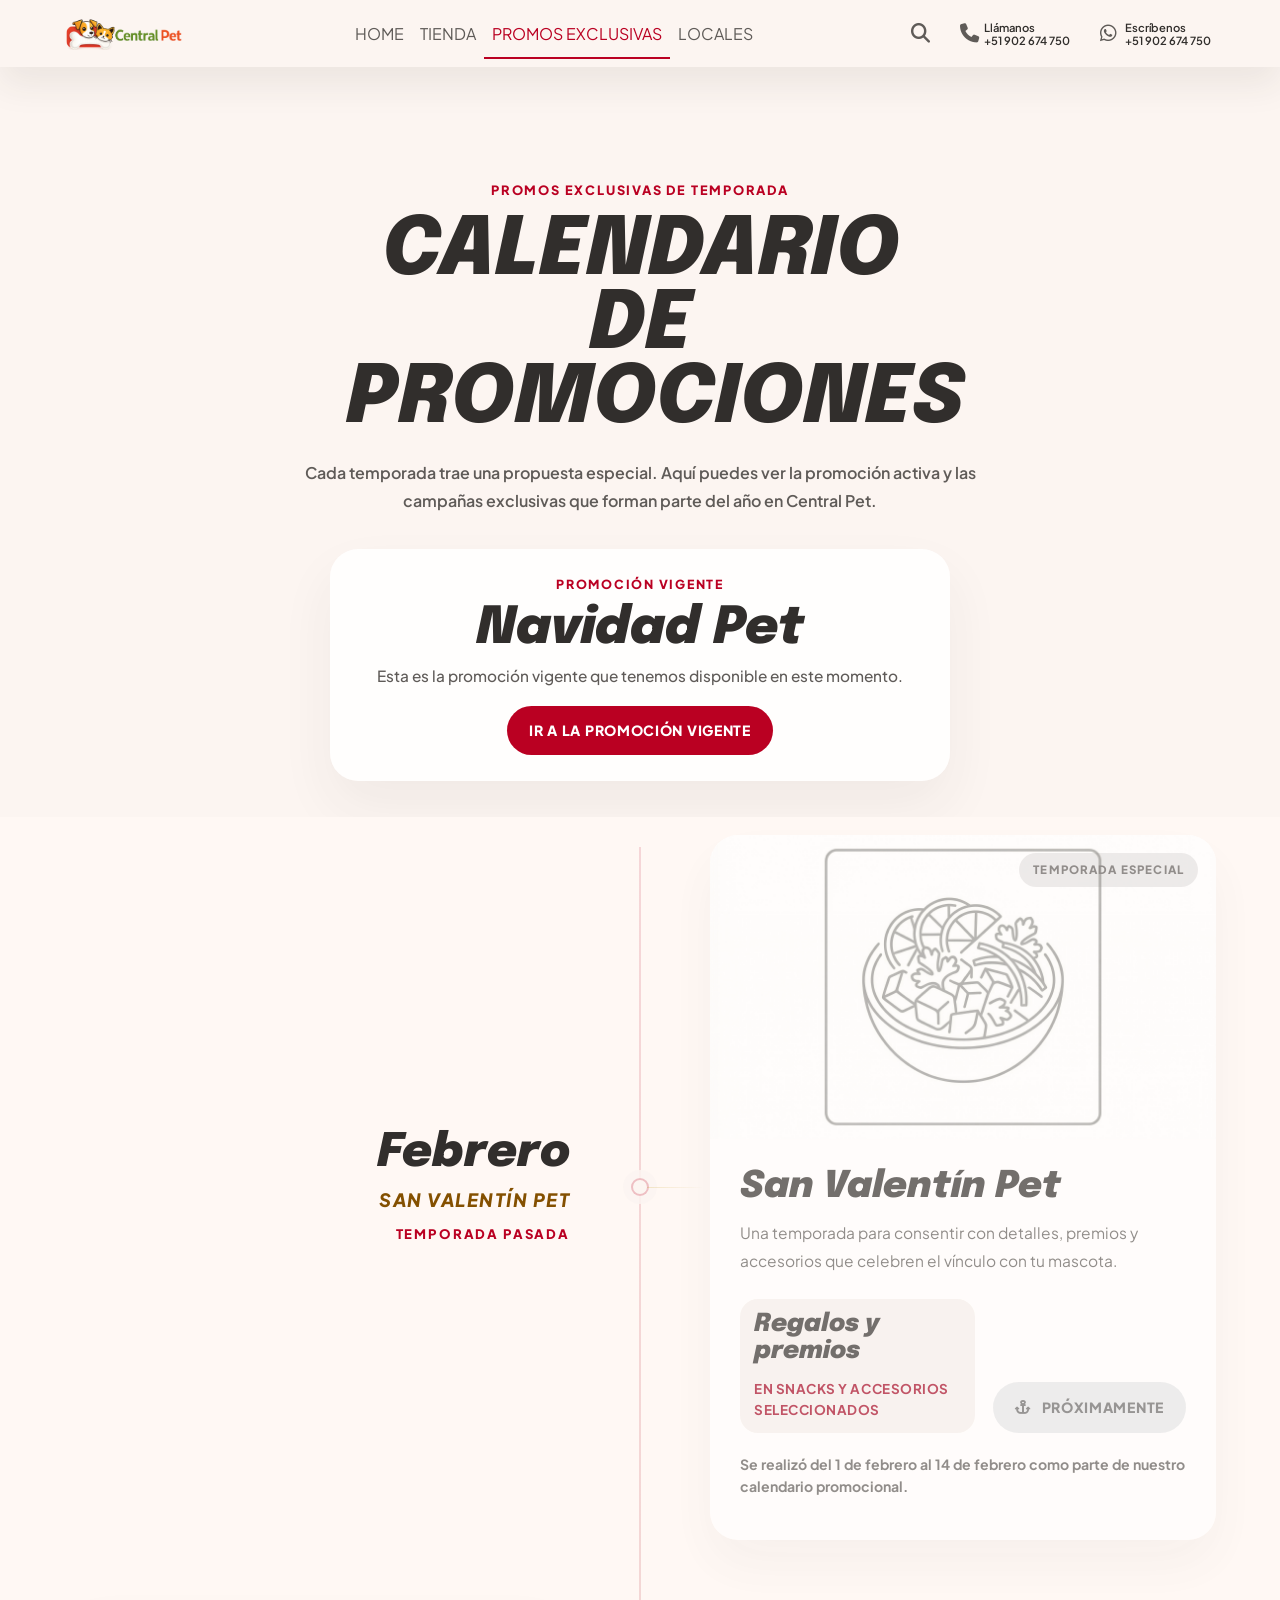
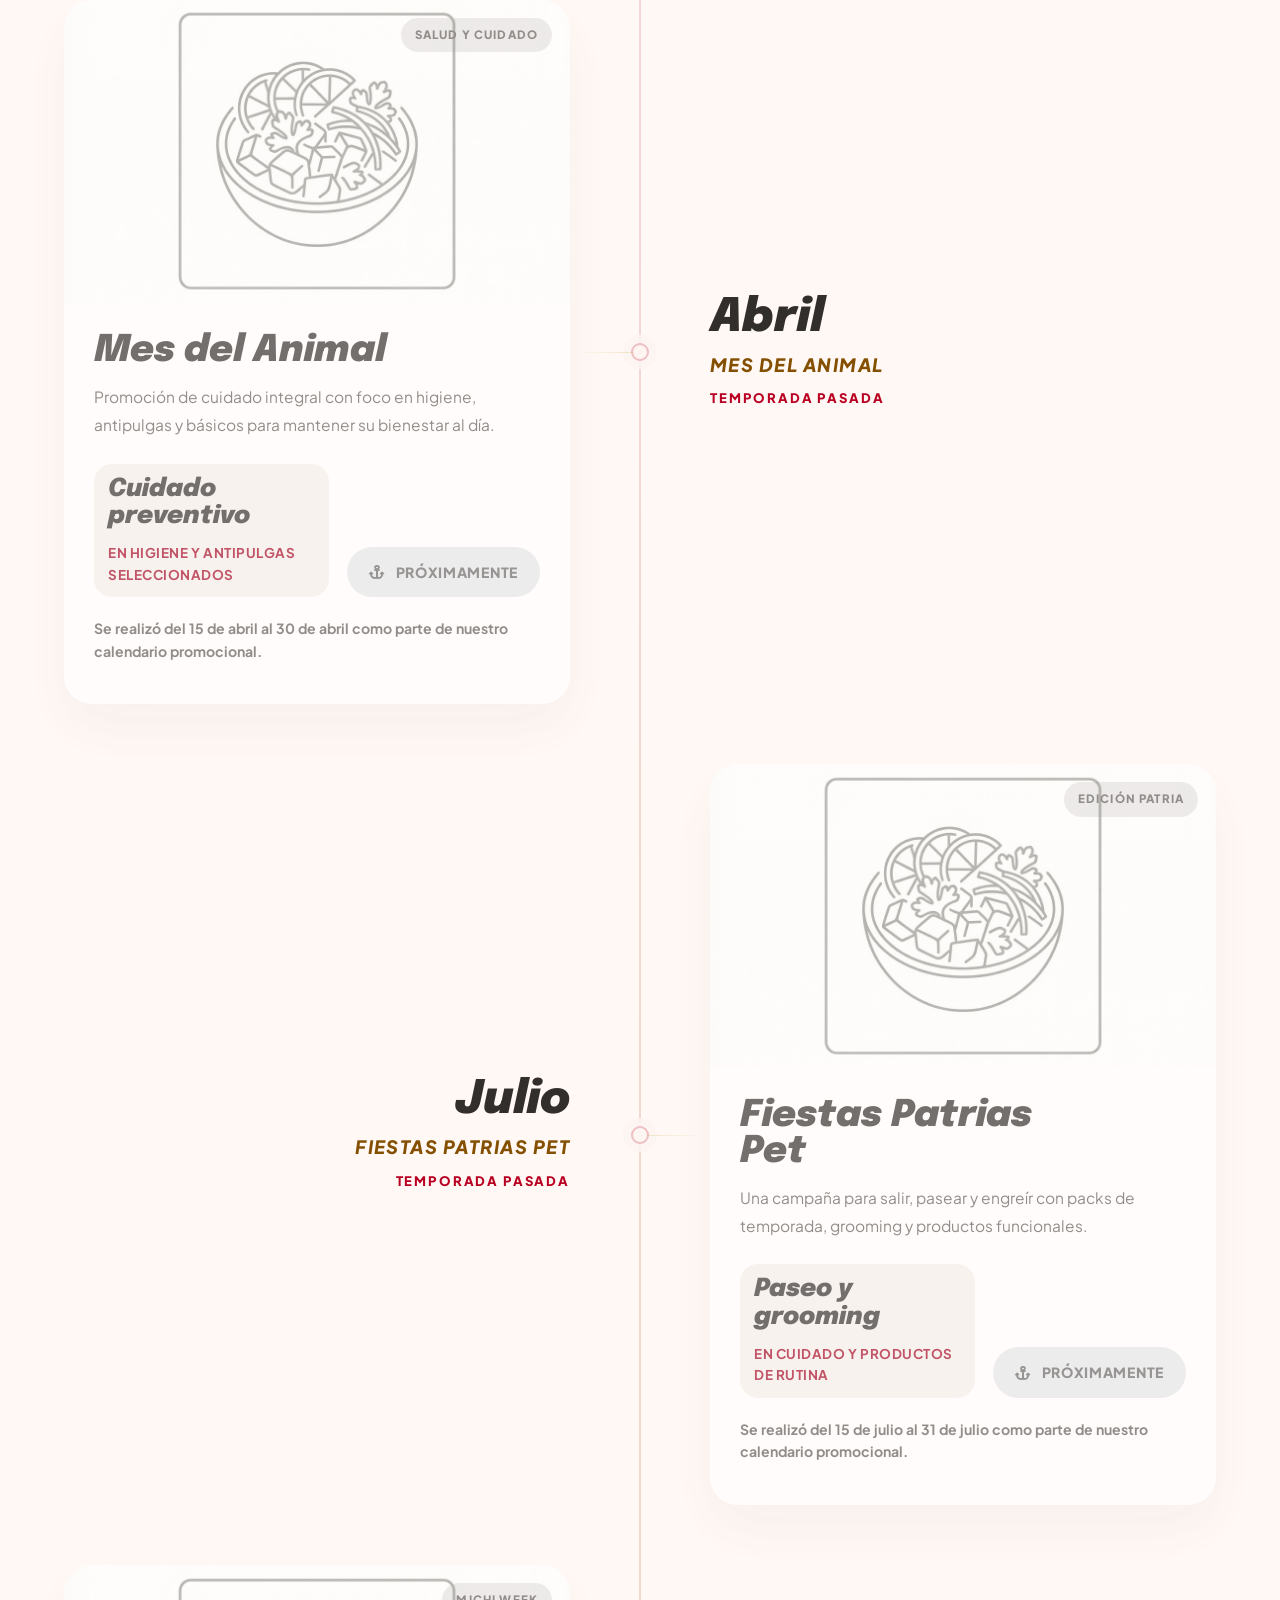
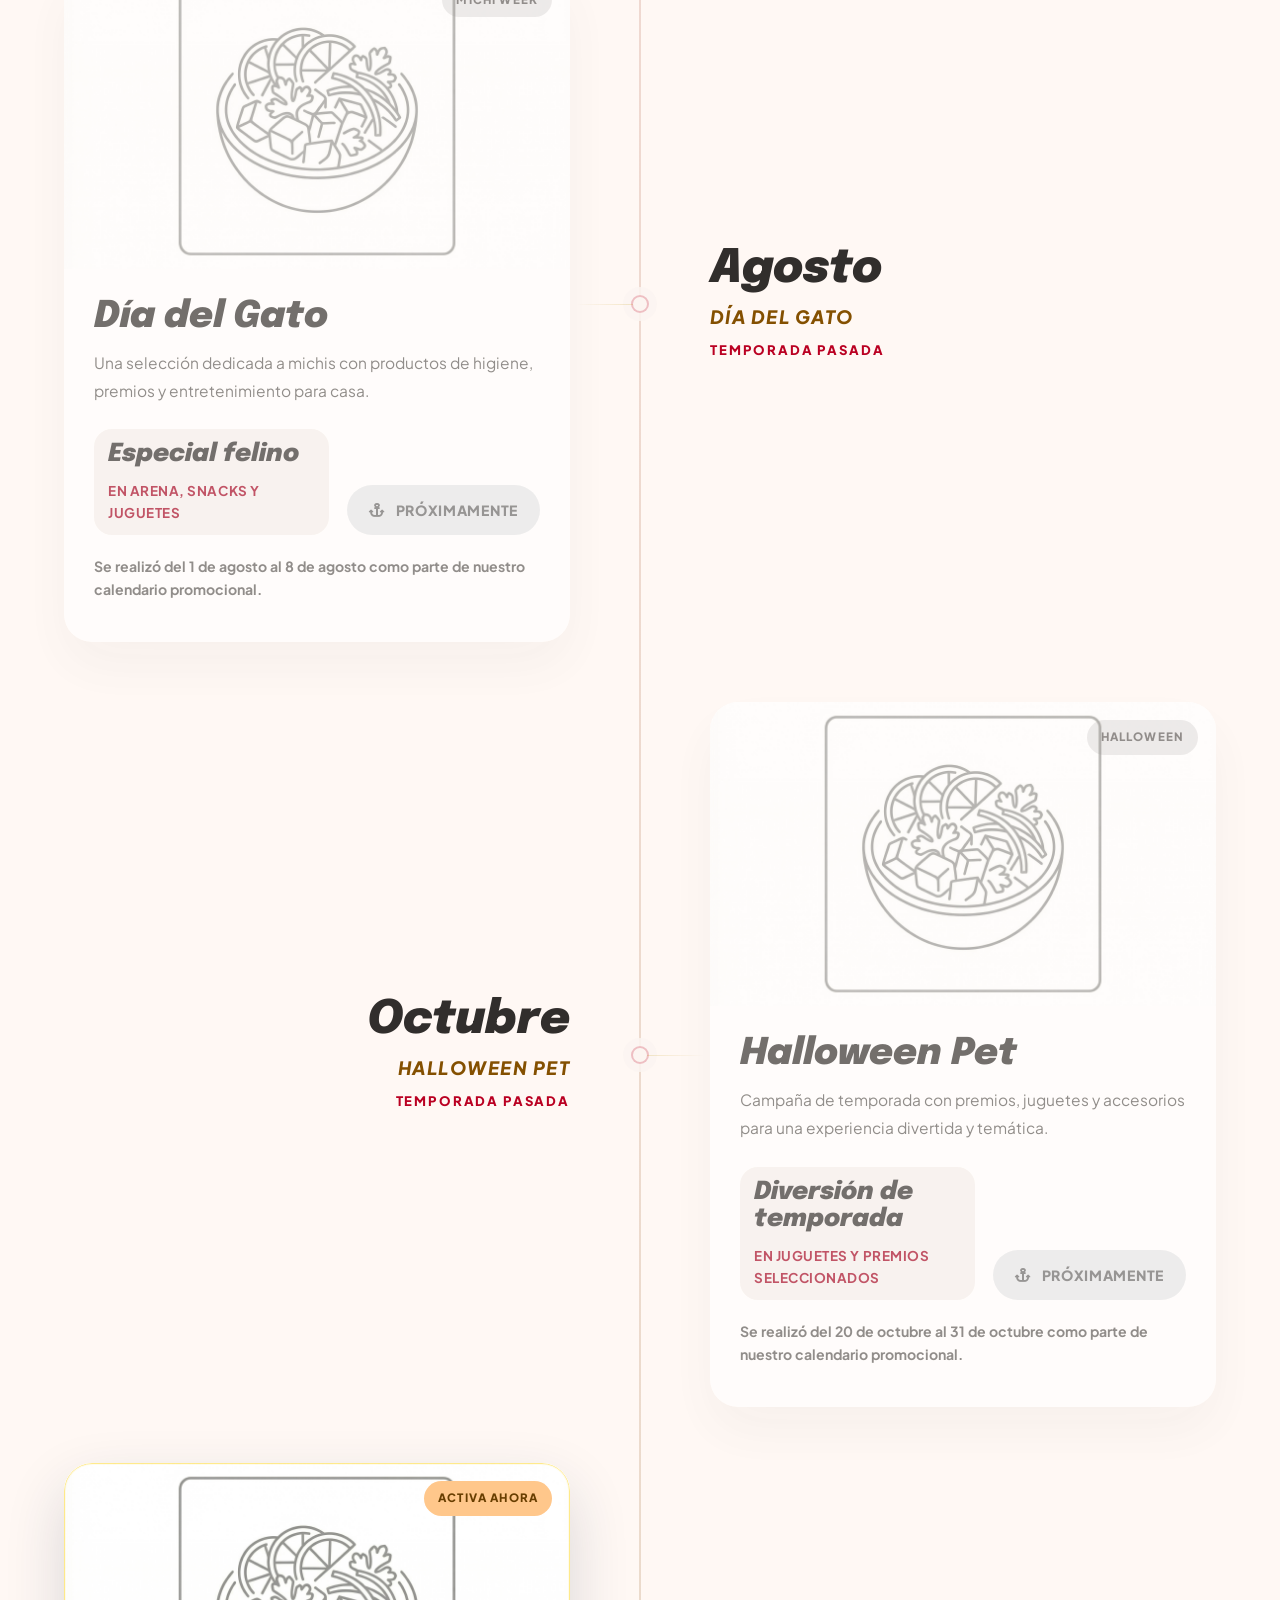
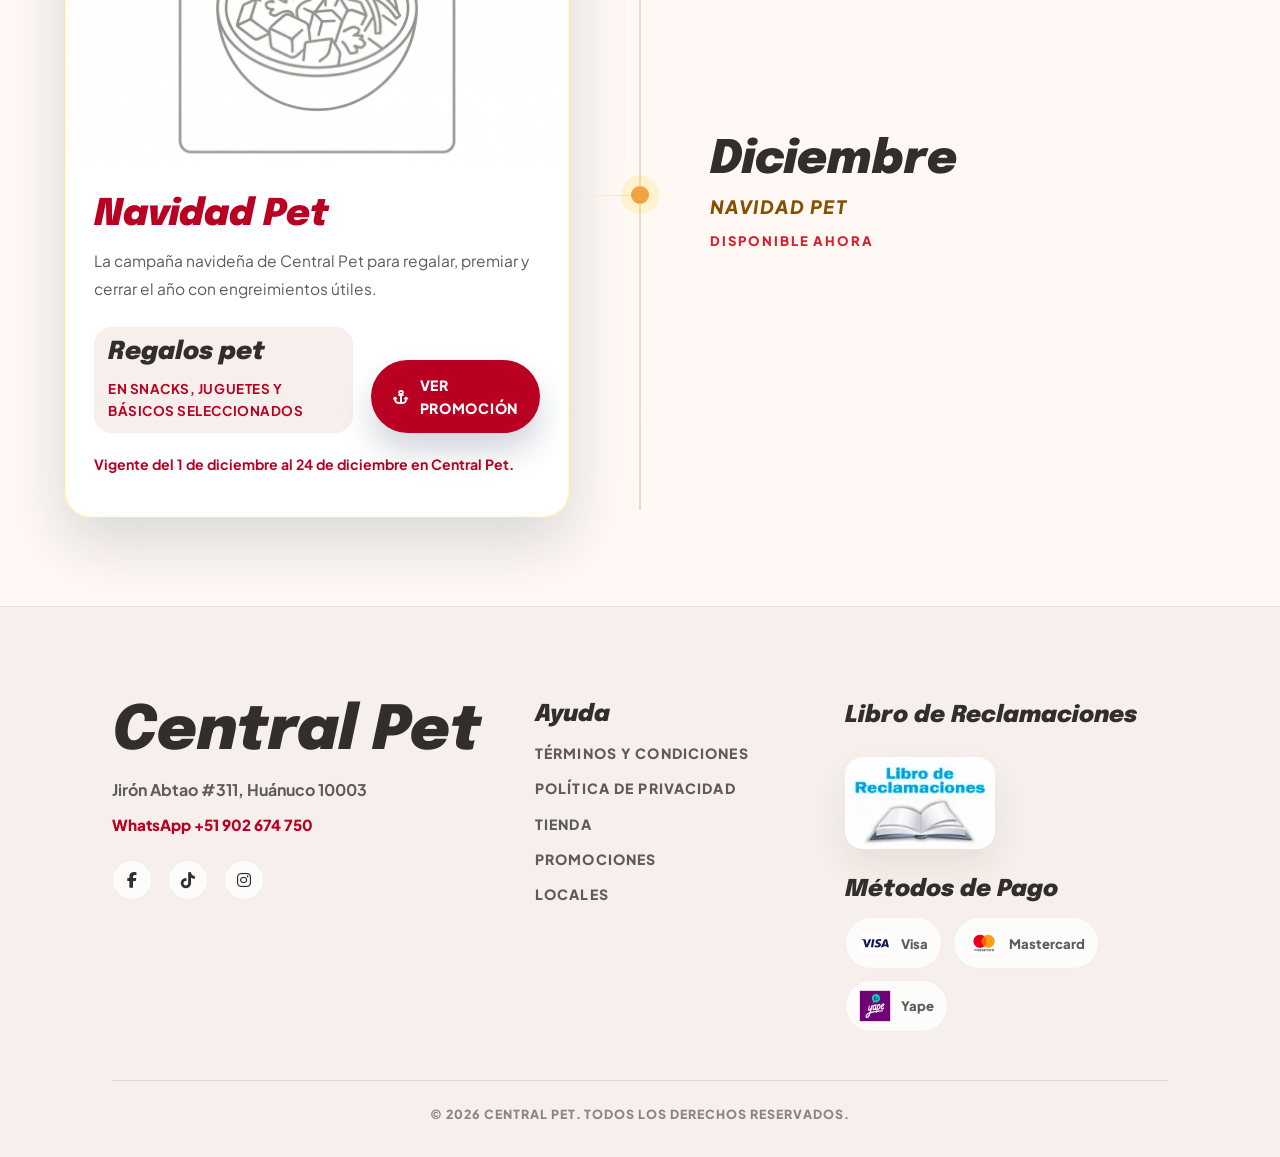
<file: promociones.html>
<!DOCTYPE html>
<html lang="es">
<head>
    <meta charset="UTF-8">
    <meta name="viewport" content="width=device-width, initial-scale=1.0">
    <title>Central Pet</title>
    
    <link rel="preconnect" href="https://fonts.googleapis.com">
    <link rel="preconnect" href="https://fonts.gstatic.com" crossorigin>
    <link href="https://fonts.googleapis.com/css2?family=Epilogue:wght@400;700;800;900&family=Plus+Jakarta+Sans:wght@400;500;600;700;800&display=swap" rel="stylesheet">
    <link href="https://fonts.googleapis.com/css2?family=Material+Symbols+Outlined:wght,FILL@100..700,0..1&display=swap" rel="stylesheet">
    <link rel="stylesheet" href="https://cdnjs.cloudflare.com/ajax/libs/font-awesome/6.5.1/css/all.min.css">
    <link rel="stylesheet" href="https://cdn.jsdelivr.net/npm/swiper@11/swiper-bundle.min.css"/>
    <link href="https://cdn.jsdelivr.net/npm/bootstrap@5.3.3/dist/css/bootstrap.min.css" rel="stylesheet" integrity="sha384-QWTKZyjpPEjISv5WaRU9OFeRpok6YctnYmDr5pNlyT2bRjXh0JMhjY6hW+ALEwIH" crossorigin="anonymous">
    
    <link rel="stylesheet" href="style2.css">
</head>
<body class="promotions-page promotions-editorial-page">

    <header>
    <nav class="navbar navbar-expand-lg navbar-dark bg-primary-custom fixed-top">
        <div class="container site-container">
            <a class="navbar-brand b-movil" href="index.html">
                <img src="img/ass.png" alt="Central Pet Logo" class="header-logo">
            </a>
            <div class="collapse navbar-collapse" id="centralPetNavbar">
                <ul class="navbar-nav mx-auto mb-0">
                    <li class="nav-item">
                        <a class="nav-link" href="index.html">HOME</a>
                    </li>
                    <li class="nav-item">
                        <a class="nav-link" href="menu.html">TIENDA</a>
                    </li>
                    <li class="nav-item">
                        <a class="nav-link active" aria-current="page" href="promociones.html">PROMOS EXCLUSIVAS</a>
                    </li>
                    <li class="nav-item">
                        <a class="nav-link" href="locales.html">LOCALES</a>
                    </li>
                </ul>
            </div>
            <div class="quick-access-icons d-flex align-items-center">
                <a href="#" class="nav-icon-link">
                    <i class="fas fa-search"></i>
                </a>
                <a href="tel:+51902674750" class="nav-icon-link">
                    <i class="fas fa-phone"></i>
                    <span class="phone-text d-none d-lg-inline-block">Llámanos<br>+51 902 674 750</span>
                </a>
                <a href="https://wa.me/51902674750"  target="_blank" class="nav-icon-link user-whatsapp">
                    <i class="fab fa-whatsapp"></i>
                    <span class="whatsapp-text d-none d-lg-inline-block">Escríbenos<br>+51 902 674 750</span>
                </a>
            </div>
            <button class="navbar-toggler" type="button" data-bs-toggle="collapse" data-bs-target="#centralPetNavbar" aria-controls="centralPetNavbar" aria-expanded="false" aria-label="Toggle navigation">
                <span class="navbar-toggler-icon"></span>
            </button>
        </div>
    </nav>
</header>

    <main class="promotions-main">
        <section class="promotions-hero">
            <div class="site-container promotions-hero__content">
                <span class="promotions-kicker">Promos exclusivas de temporada</span>
                <h1 class="promotions-title">Calendario de Promociones</h1>
                <p class="promotions-lead">
                    Cada temporada trae una propuesta especial. Aquí puedes ver la promoción activa y las campañas
                    exclusivas que forman parte del año en Central Pet.
                </p>

                <div class="promotions-summary" id="promotions-summary">
                    <div class="promotions-summary__label">Promoción vigente</div>
                    <div class="promotions-summary__value" id="active-promo-name">Cargando promoción actual...</div>
                    <div class="promotions-summary__meta" id="active-promo-meta">Estamos preparando la promoción destacada de esta temporada.</div>
                    <button type="button" class="promotions-summary__cta" id="active-promo-scroll">
                        Ir a la promoción vigente
                    </button>
                </div>
            </div>
        </section>

        <section class="promotions-timeline-section">
            <div class="site-container">
                <div class="promotions-timeline" id="promotions-timeline" aria-live="polite"></div>
            </div>
        </section>
    </main>
    
    <footer class="site-footer">
        <div class="container site-container site-footer__inner">
            <div class="site-footer__grid">
                <section class="site-footer__column site-footer__column--brand">
                    <div class="site-footer__brand">Central Pet</div>
                    <p class="site-footer__text">Jirón Abtao #311, Huánuco 10003</p>
                    <a href="https://wa.me/51902674750" target="_blank" class="site-footer__contact">WhatsApp +51 902 674 750</a>
                    <div class="social-icons site-footer__social">
                        <a href="https://www.facebook.com/centralpet" target="_blank" aria-label="Facebook"><i class="fab fa-facebook-f"></i></a>
                        <a href="https://www.tiktok.com/@centralpet" target="_blank" aria-label="TikTok"><i class="fab fa-tiktok"></i></a>
                        <a href="https://www.instagram.com/centralpet/" target="_blank" aria-label="Instagram"><i class="fab fa-instagram"></i></a>
                    </div>
                </section>
                <section class="site-footer__column">
                    <h4 class="site-footer__title">Ayuda</h4>
                    <div class="site-footer__links">
                        <a href="terminos-condiciones.html">Términos y Condiciones</a>
                        <a href="politica-privacidad.html">Política de Privacidad</a>
                        <a href="menu.html">Tienda</a>
                        <a href="promociones.html">Promociones</a>
                        <a href="locales.html">Locales</a>
                    </div>
                </section>
                <section class="site-footer__column site-footer__column--support">
                    <a href="libro-reclamaciones.html" class="site-footer__claims">
                        <span class="site-footer__title">Libro de Reclamaciones</span>
                        <img src="img/Libro_De_Reclamaciones.webp" alt="Libro de Reclamaciones" class="site-footer__claims-image">
                    </a>
                    <div class="site-footer__payments">
                        <h4 class="site-footer__title">Métodos de Pago</h4>
                        <div class="site-footer__payment-list">
                            <span class="site-footer__payment-item"><img src="svg/visa-classic-svgrepo-com.svg" alt="Visa">Visa</span>
                            <span class="site-footer__payment-item"><img src="svg/mastercard-full-svgrepo-com.svg" alt="Mastercard">Mastercard</span>
                            <span class="site-footer__payment-item"><img src="svg/Yape Logo Vector.svg" alt="Yape">Yape</span>
                        </div>
                    </div>
                </section>
            </div>
            <div class="site-footer__bottom">© 2026 Central Pet. Todos los derechos reservados.</div>
        </div>
    </footer>

    <!-- Botón para Volver Arriba -->
    <a href="#" id="back-to-top" class="back-to-top-btn" aria-label="Volver arriba">
        <i class="fas fa-arrow-up"></i>
    </a>    
    <script src="https://cdn.jsdelivr.net/npm/bootstrap@5.3.3/dist/js/bootstrap.bundle.min.js" integrity="sha384-YvpcrYf0tY3lHB60NNkmXc5s9fDVZLESaAA55NDzOxhy9GkcIdslK1eN7N6jIeHz" crossorigin="anonymous"></script>
    <script src="https://cdn.jsdelivr.net/npm/swiper@11/swiper-bundle.min.js"></script>
    <!-- Nueva estructura modular -->
    <script type="module" src="js/main.js"></script>

</body>
</html>
</file>
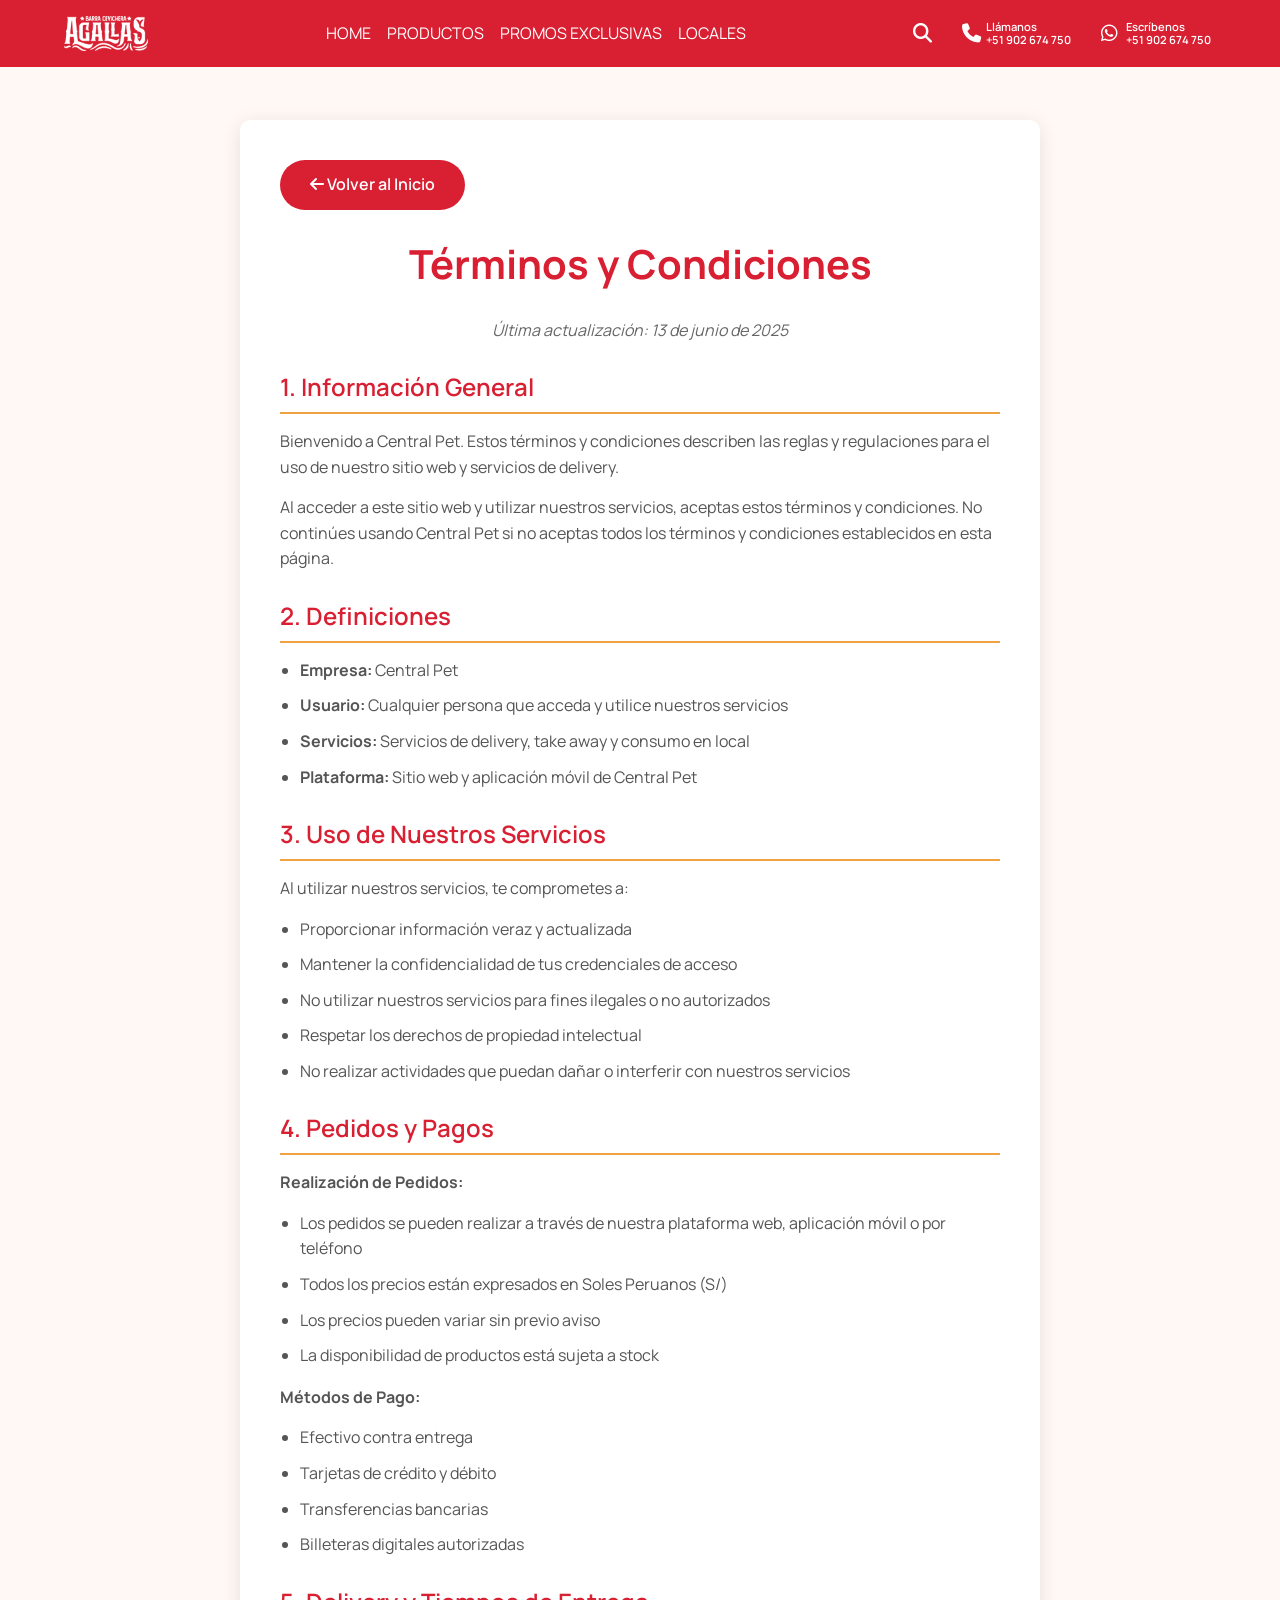
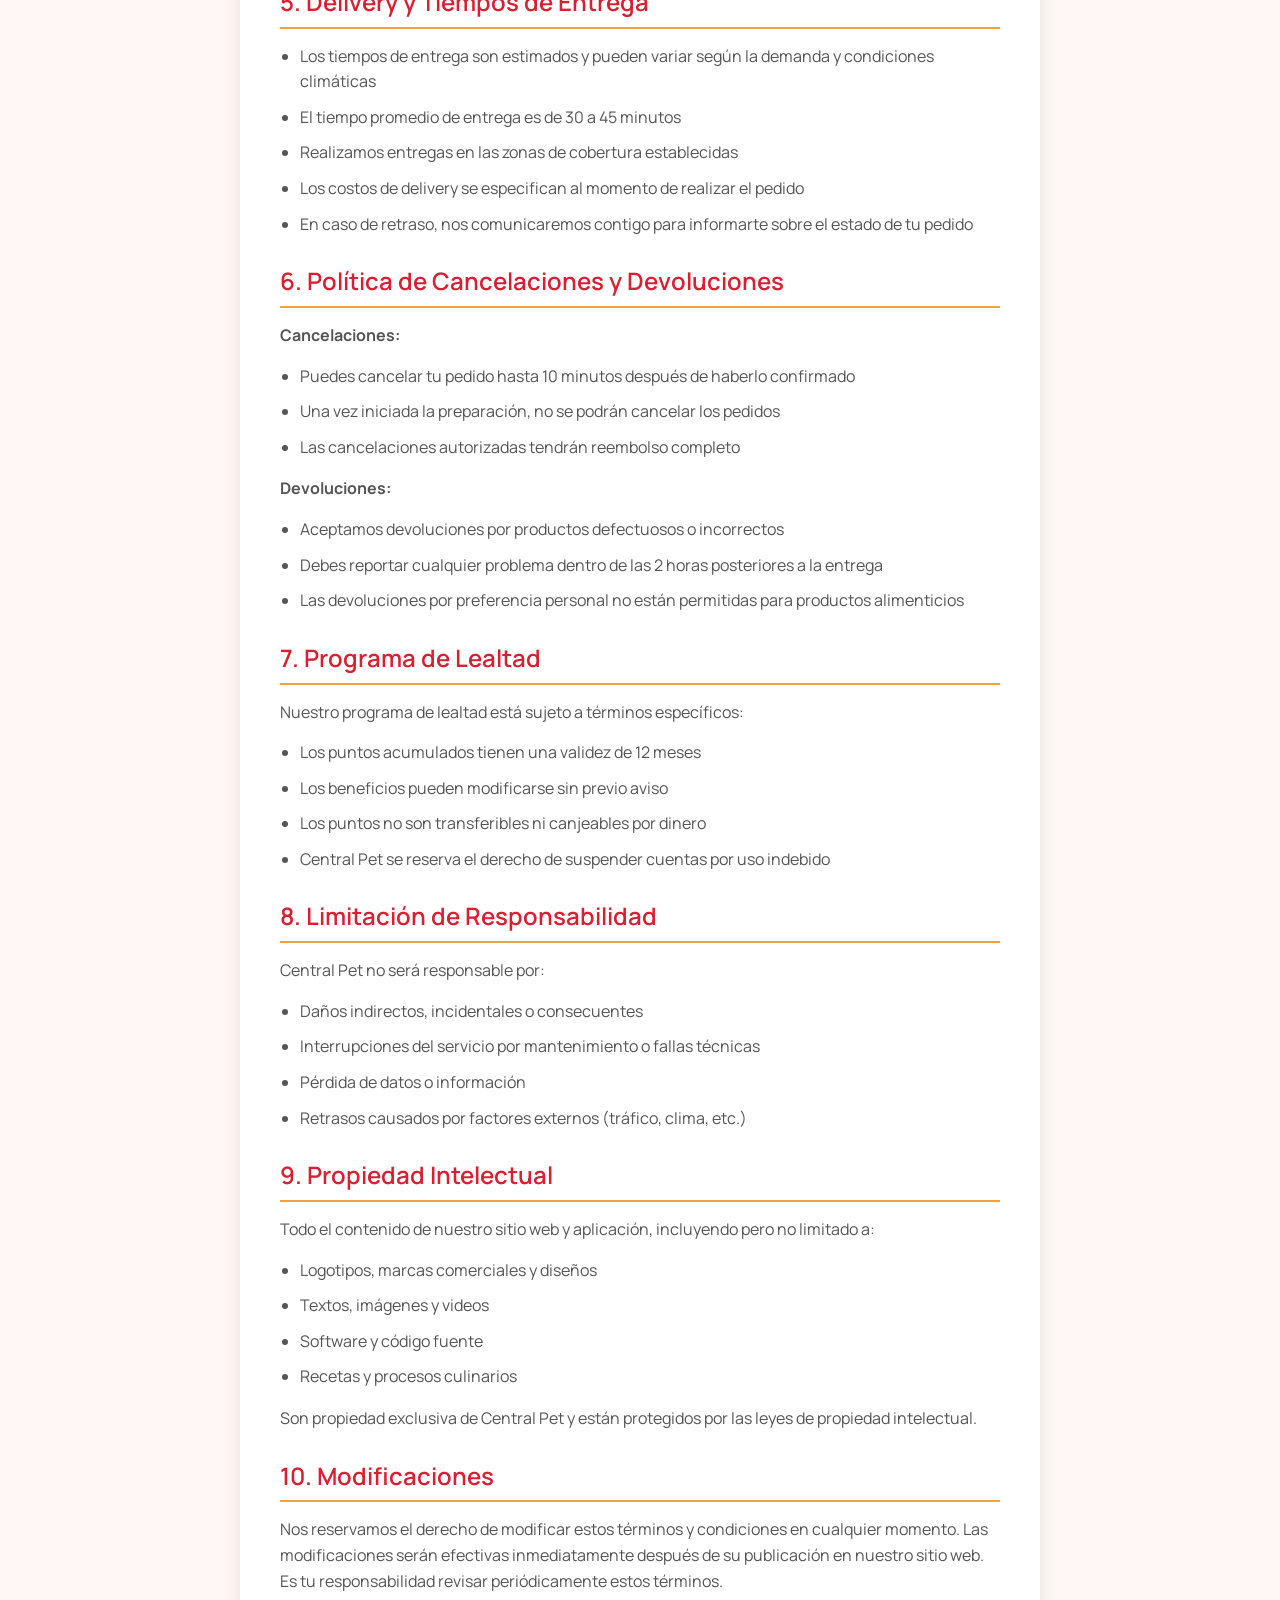
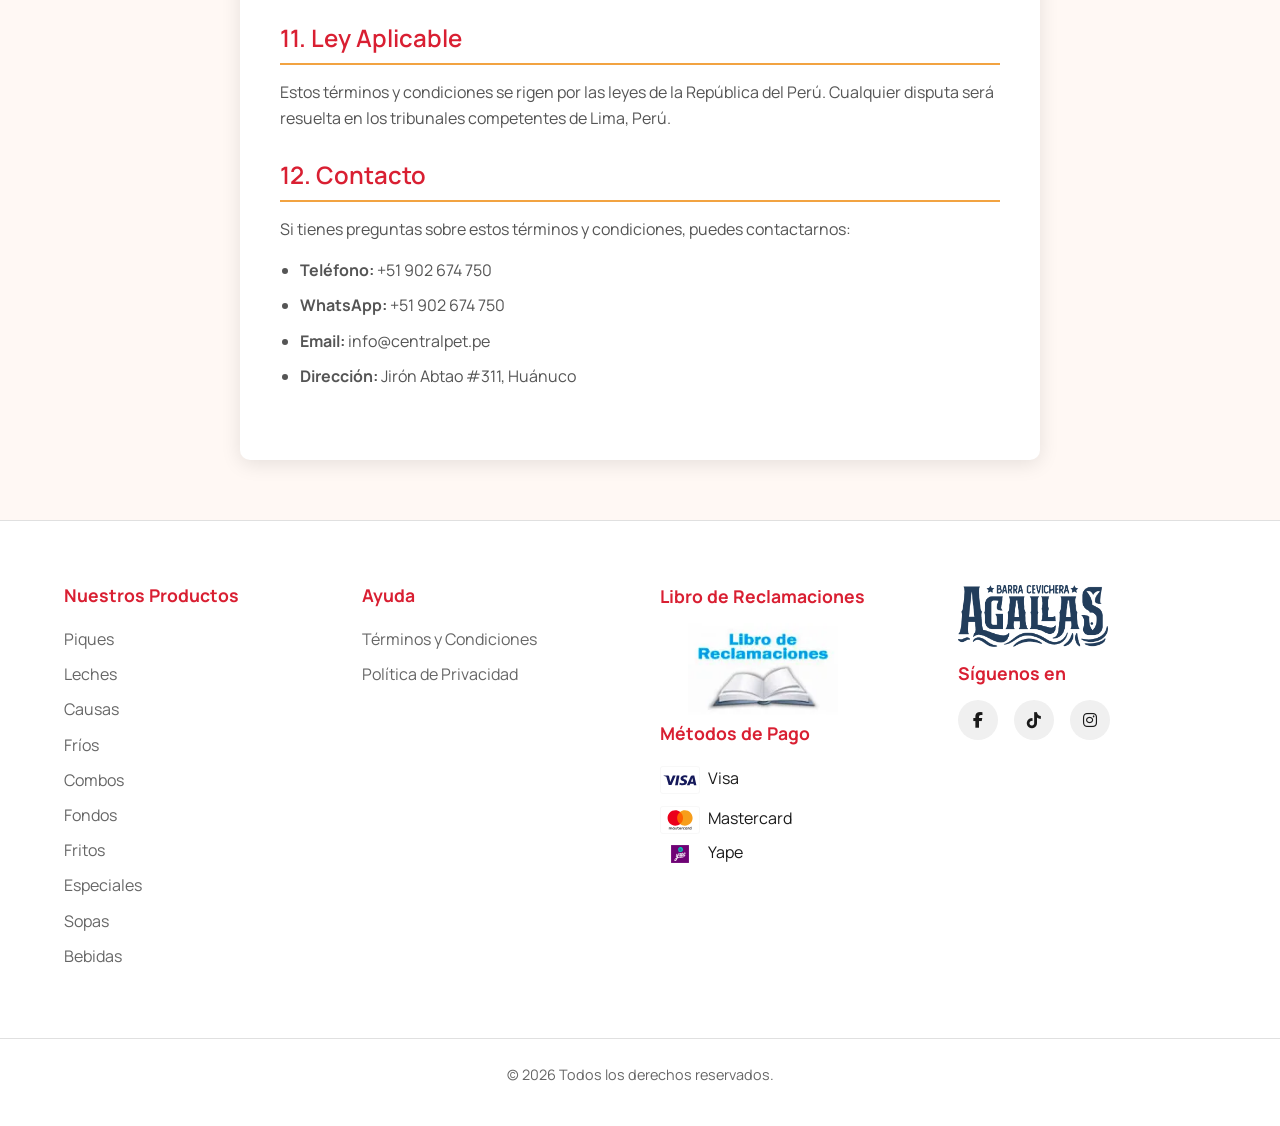
<file: terminos-condiciones.html>
<!DOCTYPE html>
<html lang="es">
<head>
    <meta charset="UTF-8">
    <meta name="viewport" content="width=device-width, initial-scale=1.0">
    <title>Términos y Condiciones - Central Pet</title>
    <title>Términos y Condiciones - Central Pet</title>
    
    <!-- Fuentes Central Pet -->
    <link rel="preconnect" href="https://fonts.googleapis.com">
    <link rel="preconnect" href="https://fonts.gstatic.com" crossorigin>
    <link href="https://fonts.googleapis.com/css2?family=Manrope:wght@400;500;600;700;800&family=Plus+Jakarta+Sans:wght@600;700;800&display=swap" rel="stylesheet">
    <link rel="stylesheet" href="https://cdnjs.cloudflare.com/ajax/libs/font-awesome/6.5.1/css/all.min.css">
    <!-- Bootstrap -->
    <link href="https://cdn.jsdelivr.net/npm/bootstrap@5.3.3/dist/css/bootstrap.min.css" rel="stylesheet" integrity="sha384-QWTKZyjpPEjISv5WaRU9OFeRpok6YctnYmDr5pNlyT2bRjXh0JMhjY6hW+ALEwIH" crossorigin="anonymous">
      <link rel="stylesheet" href="style2.css">
    <link rel="stylesheet" href="legal-pages.css">
</head>
<body>
    <header>
        <nav class="navbar navbar-expand-lg navbar-dark bg-primary-custom fixed-top">
            <div class="container site-container">
                <!-- Logo -->
                <a class="navbar-brand b-movil" href="index.html">
                    <img src="img/image.png" alt="Central Pet Logo" class="header-logo">
                </a>
                <!-- Menú Colapsable -->
                <div class="collapse navbar-collapse" id="agallasNavbar">
                    <ul class="navbar-nav mx-auto mb-0">
                        <li class="nav-item">
                            <a class="nav-link" href="index.html">HOME</a>
                        </li>
                        <li class="nav-item">
                            <a class="nav-link" href="menu.html">PRODUCTOS</a>
                        </li>
                        <li class="nav-item">
                            <a class="nav-link" href="promociones.html">PROMOS EXCLUSIVAS</a>
                        </li>
                        <li class="nav-item">
                            <a class="nav-link" href="locales.html">LOCALES</a>
                        </li>
                    </ul>
                </div>
                <!-- Iconos -->
                <div class="quick-access-icons d-flex align-items-center">
                    <a href="#" class="nav-icon-link">
                        <i class="fas fa-search"></i>
                    </a>
                    <a href="tel:+51902674750" class="nav-icon-link">
                        <i class="fas fa-phone"></i>
                        <span class="phone-text d-none d-lg-inline-block">Llámanos<br>+51 902 674 750</span>
                    </a>
                    <a href="https://wa.me/51902674750" target="_blank" class="nav-icon-link user-whatsapp">
                        <i class="fab fa-whatsapp"></i>
                        <span class="whatsapp-text d-none d-lg-inline-block">Escríbenos<br>+51 902 674 750</span>
                    </a>
                    <!-- <a href="#" class="cart-icon-container">
                        <div class="cart-circle">
                            <i class="fas fa-shopping-cart"></i>
                        </div>
                        <span class="cart-price d-none d-lg-inline-block">S/ 0.00</span>
                    </a> -->
                </div>
                <!-- Botón Hamburguesa -->
                <button class="navbar-toggler" type="button" data-bs-toggle="collapse" data-bs-target="#agallasNavbar" aria-controls="agallasNavbar" aria-expanded="false" aria-label="Toggle navigation">
                    <span class="navbar-toggler-icon"></span>
                </button>
            </div>
        </nav>
    </header>

    <main class="legal-content">
        <div class="container site-container">
            <div class="legal-container">                <a href="index.html" class="back-btn">
                    <i class="fas fa-arrow-left"></i> Volver al Inicio
                </a>
                
                <h1>Términos y Condiciones</h1>
                <p class="update-date">Última actualización: 13 de junio de 2025</p>

                <div class="legal-section">
                    <h3>1. Información General</h3>
                    <p>Bienvenido a Central Pet. Estos términos y condiciones describen las reglas y regulaciones para el uso de nuestro sitio web y servicios de delivery.</p>
                    <p>Al acceder a este sitio web y utilizar nuestros servicios, aceptas estos términos y condiciones. No continúes usando Central Pet si no aceptas todos los términos y condiciones establecidos en esta página.</p>
                </div>

                <div class="legal-section">
                    <h3>2. Definiciones</h3>
                    <ul>
                        <li><strong>Empresa:</strong> Central Pet</li>
                        <li><strong>Usuario:</strong> Cualquier persona que acceda y utilice nuestros servicios</li>
                        <li><strong>Servicios:</strong> Servicios de delivery, take away y consumo en local</li>
                        <li><strong>Plataforma:</strong> Sitio web y aplicación móvil de Central Pet</li>
                    </ul>
                </div>

                <div class="legal-section">
                    <h3>3. Uso de Nuestros Servicios</h3>
                    <p>Al utilizar nuestros servicios, te comprometes a:</p>
                    <ul>
                        <li>Proporcionar información veraz y actualizada</li>
                        <li>Mantener la confidencialidad de tus credenciales de acceso</li>
                        <li>No utilizar nuestros servicios para fines ilegales o no autorizados</li>
                        <li>Respetar los derechos de propiedad intelectual</li>
                        <li>No realizar actividades que puedan dañar o interferir con nuestros servicios</li>
                    </ul>
                </div>

                <div class="legal-section">
                    <h3>4. Pedidos y Pagos</h3>
                    <p><strong>Realización de Pedidos:</strong></p>
                    <ul>
                        <li>Los pedidos se pueden realizar a través de nuestra plataforma web, aplicación móvil o por teléfono</li>
                        <li>Todos los precios están expresados en Soles Peruanos (S/)</li>
                        <li>Los precios pueden variar sin previo aviso</li>
                        <li>La disponibilidad de productos está sujeta a stock</li>
                    </ul>
                    
                    <p><strong>Métodos de Pago:</strong></p>
                    <ul>
                        <li>Efectivo contra entrega</li>
                        <li>Tarjetas de crédito y débito</li>
                        <li>Transferencias bancarias</li>
                        <li>Billeteras digitales autorizadas</li>
                    </ul>
                </div>

                <div class="legal-section">
                    <h3>5. Delivery y Tiempos de Entrega</h3>
                    <ul>
                        <li>Los tiempos de entrega son estimados y pueden variar según la demanda y condiciones climáticas</li>
                        <li>El tiempo promedio de entrega es de 30 a 45 minutos</li>
                        <li>Realizamos entregas en las zonas de cobertura establecidas</li>
                        <li>Los costos de delivery se especifican al momento de realizar el pedido</li>
                        <li>En caso de retraso, nos comunicaremos contigo para informarte sobre el estado de tu pedido</li>
                    </ul>
                </div>

                <div class="legal-section">
                    <h3>6. Política de Cancelaciones y Devoluciones</h3>
                    <p><strong>Cancelaciones:</strong></p>
                    <ul>
                        <li>Puedes cancelar tu pedido hasta 10 minutos después de haberlo confirmado</li>
                        <li>Una vez iniciada la preparación, no se podrán cancelar los pedidos</li>
                        <li>Las cancelaciones autorizadas tendrán reembolso completo</li>
                    </ul>
                    
                    <p><strong>Devoluciones:</strong></p>
                    <ul>
                        <li>Aceptamos devoluciones por productos defectuosos o incorrectos</li>
                        <li>Debes reportar cualquier problema dentro de las 2 horas posteriores a la entrega</li>
                        <li>Las devoluciones por preferencia personal no están permitidas para productos alimenticios</li>
                    </ul>
                </div>

                <div class="legal-section">
                    <h3>7. Programa de Lealtad</h3>
                    <p>Nuestro programa de lealtad está sujeto a términos específicos:</p>
                    <ul>
                        <li>Los puntos acumulados tienen una validez de 12 meses</li>
                        <li>Los beneficios pueden modificarse sin previo aviso</li>
                        <li>Los puntos no son transferibles ni canjeables por dinero</li>
                        <li>Central Pet se reserva el derecho de suspender cuentas por uso indebido</li>
                    </ul>
                </div>

                <div class="legal-section">
                    <h3>8. Limitación de Responsabilidad</h3>
                    <p>Central Pet no será responsable por:</p>
                    <ul>
                        <li>Daños indirectos, incidentales o consecuentes</li>
                        <li>Interrupciones del servicio por mantenimiento o fallas técnicas</li>
                        <li>Pérdida de datos o información</li>
                        <li>Retrasos causados por factores externos (tráfico, clima, etc.)</li>
                    </ul>
                </div>

                <div class="legal-section">
                    <h3>9. Propiedad Intelectual</h3>
                    <p>Todo el contenido de nuestro sitio web y aplicación, incluyendo pero no limitado a:</p>
                    <ul>
                        <li>Logotipos, marcas comerciales y diseños</li>
                        <li>Textos, imágenes y videos</li>
                        <li>Software y código fuente</li>
                        <li>Recetas y procesos culinarios</li>
                    </ul>
                    <p>Son propiedad exclusiva de Central Pet y están protegidos por las leyes de propiedad intelectual.</p>
                </div>

                <div class="legal-section">
                    <h3>10. Modificaciones</h3>
                    <p>Nos reservamos el derecho de modificar estos términos y condiciones en cualquier momento. Las modificaciones serán efectivas inmediatamente después de su publicación en nuestro sitio web. Es tu responsabilidad revisar periódicamente estos términos.</p>
                </div>

                <div class="legal-section">
                    <h3>11. Ley Aplicable</h3>
                    <p>Estos términos y condiciones se rigen por las leyes de la República del Perú. Cualquier disputa será resuelta en los tribunales competentes de Lima, Perú.</p>
                </div>

                <div class="legal-section">
                    <h3>12. Contacto</h3>
                    <p>Si tienes preguntas sobre estos términos y condiciones, puedes contactarnos:</p>
                    <ul>
                        <li><strong>Teléfono:</strong> +51 902 674 750</li>
                        <li><strong>WhatsApp:</strong> +51 902 674 750</li>
                        <li><strong>Email:</strong> info@centralpet.pe</li>
                        <li><strong>Dirección:</strong> Jirón Abtao #311, Huánuco</li>
                    </ul>
                </div>
            </div>
        </div>
    </main>

    <footer>
        <div class="footer-grid container site-container">
            <div class="footer-column accordion-item">
                <h4 class="accordion-header">
                    Nuestros Productos
                    <i class="fas fa-chevron-down accordion-icon"></i>
                </h4>
                <ul class="accordion-content">
                    <li><a href="menu.html#piques">Piques</a></li>
                    <li><a href="menu.html#leches">Leches</a></li>
                    <li><a href="menu.html#causas">Causas</a></li>
                    <li><a href="menu.html#frios">Fríos</a></li>
                    <li><a href="menu.html#combos">Combos</a></li>
                    <li><a href="menu.html#fondos">Fondos</a></li>
                    <li><a href="menu.html#fritos">Fritos</a></li>
                    <li><a href="menu.html#especiales">Especiales</a></li>
                    <li><a href="menu.html#sopas">Sopas</a></li>
                    <li><a href="menu.html#bebidas">Bebidas</a></li>
                </ul>
            </div>
            <div class="footer-column accordion-item">
                <h4 class="accordion-header">
                    Ayuda
                    <i class="fas fa-chevron-down accordion-icon"></i>
                </h4>                <ul class="accordion-content">
                    <li><a href="terminos-condiciones.html">Términos y Condiciones</a></li>
                    <li><a href="politica-privacidad.html">Política de Privacidad</a></li>
                </ul>
            </div>
             <div class="footer-column">
                <a href="libro-reclamaciones.html" style="text-decoration: none; color: var(--color-primary); text-align: center; display: inline-block;">
                    <h4>Libro de Reclamaciones</h4>
                    <img src="img/Libro_De_Reclamaciones.webp" alt="Libro de Reclamaciones" style="width: 150px; height: auto; display: block; margin: 0 auto;">
                </a>                
                <h4 class="mt-2">Métodos de Pago</h4>                
                <ul class="payment-methods">
                    <li>
                        <img src="svg/visa-classic-svgrepo-com.svg" alt="Visa" style="width: 40px; height: auto; vertical-align: middle; margin-right: 5px;">
                        Visa
                    </li>
                    <li>
                        <img src="svg/mastercard-full-svgrepo-com.svg" alt="Mastercard" style="width: 40px; height: auto; vertical-align: middle; margin-right: 5px;">
                        Mastercard
                    </li>
                    <li>
                        <img src="svg/Yape Logo Vector.svg" alt="Yape" style="width: 40px; height: 20px; vertical-align: middle; margin-right: 5px;">
                        Yape
                    </li>
                </ul>
                <!-- <h4 class="mt-2">Agallas App</h4> -->
            </div>
            <div class="footer-column">
                <img src="img/Logo Azul.png" alt="Central Pet Logo" class="footer-logo">
                <h4>Síguenos en</h4>
                <div class="social-icons">
                    <a href="https://www.facebook.com/centralpet" target="_blank" aria-label="Facebook"><i class="fab fa-facebook-f"></i></a>
                    <a href="https://www.tiktok.com/@centralpet"target="_blank" aria-label="TikTok"><i class="fab fa-tiktok"></i></a>
                    <a href="https://www.instagram.com/centralpet/" target="_blank" aria-label="Instagram"><i class="fab fa-instagram"></i></a>
                </div>
            </div>
        </div>
        <div class="footer-bottom">
            <p>© 2026 Todos los derechos reservados.</p>
        </div>
    </footer>
     <!-- Botón para Volver Arriba -->
    <a href="#" id="back-to-top" class="back-to-top-btn" aria-label="Volver arriba">
        <i class="fas fa-arrow-up"></i>
    <script src="https://cdn.jsdelivr.net/npm/bootstrap@5.3.3/dist/js/bootstrap.bundle.min.js" integrity="sha384-YvpcrYf0tY3lHB60NNkmXc5s9fDVZLESaAA55NDzOxhy9GkcIdslK1eN7N6jIeHz" crossorigin="anonymous"></script>
    <!-- Script específico para páginas legales -->
    <script type="module" src="js/main.js"></script>
</body>
</html>
</file>
<file: style2.css>
/* --- VARIABLES Y RESETEO --- */
:root {
    --color-primary: #D91F32; /* Rojo Central Pet */
    --color-primary-hover: #B81828;
    --color-secondary: #F2A341; /* Naranja de apoyo */
    --color-secondary-hover: #D98E36;
    --color-accent: #A8BF1F; /* Verde natural */
    --color-accent-hover: #8FA31A;
    --color-text: #1A1A1A;
    --color-text-light: #666666;
    --color-background: #FFF8F4;
    --color-surface: #F2F2F2;
    --color-surface-soft: #F7F7F7;
    --color-border: #D9D9D9;
    --color-white: #fff;
    --font-family: 'Manrope', sans-serif;
    --font-heading: 'Plus Jakarta Sans', sans-serif;
    --shadow: 0 4px 15px rgba(0, 0, 0, 0.1);
    --border-radius: 12px;
}

* {
    margin: 0;
    padding: 0;
    box-sizing: border-box;
}

body {
    font-family: var(--font-family);
    background-color: var(--color-background);
    color: var(--color-text);
    line-height: 1.6;
    padding-top: 1;
}

.site-container {
    width: 100%;
    max-width: none;
    margin: 0 auto;
    padding-left: 12px;
    padding-right: 12px;
}

/* --- HEADER / NAVBAR --- */
.bg-primary-custom {
    background-color: var(--color-primary) !important;
    padding: 0.5rem 0;
}

.bg-primary-custom.navbar-transparent {
    background-color: transparent !important;
    box-shadow: none;
}

.navbar.fixed-top {
    z-index: 1030;
}

.header-logo {
    height: 35px;
    width: auto;
}

.quick-access-icons {
    display: flex;
    align-items: center;
    margin-left: auto;
    gap: 10px;
}

.nav-icon-link {
    color: var(--color-white);
    font-size: 1.1rem;
    display: flex;
    align-items: center;
    gap: 5px;
    padding: 5px;
    text-decoration: none;
}

.nav-icon-link i {
    font-size: 1.2rem;
}

.nav-icon-link:hover {
    color: var(--color-secondary);
}

.whatsapp-text {
    font-size: 0.85rem;
    font-weight: 600;
    margin-left: 3px;
}

.cart-icon-container {
    position: relative;
    display: flex;
    align-items: center;
    justify-content: center;
    text-decoration: none;
}

.navbar .cart-icon-container {
    display: none;
}

.cart-circle {
    display: flex;
    align-items: center;
    justify-content: center;
    width: 36px;
    height: 36px;
    background-color: var(--color-secondary);
    border-radius: 50%;
}

.cart-circle i {
    color: var(--color-primary);
    font-size: 1.1rem;
}

.navbar-toggler {
    border: none;
    padding: 0.5rem;
    margin-left: 10px;
}

.navbar-toggler:focus {
    box-shadow: none;
    outline: none;
}

.navbar-collapse {
    position: absolute;
    top: 100%;
    left: 0;
    right: 0;
    width: 100%;
    z-index: 1000;
    background-color: var(--color-primary);
    margin-top: 1rem;
    padding: 1rem;
    border-radius: var(--border-radius);
    box-shadow: 0 4px 15px rgba(0,0,0,0.1);
}

.navbar .container {
    position: relative;
}

.navbar-brand,
.quick-access-icons,
.navbar-toggler {
    position: relative;
    z-index: 1010;
}

.user-whatsapp .whatsapp-text {
    display: none;
}

/* --- BANNER DELIVERY --- */
.delivery-banner {
    background-color: var(--color-secondary);
    padding: 10px 0;
    margin-top: 50px;
}

.delivery-selector {
    display: flex;
    align-items: center;
    justify-content: center;
    gap: 10px;
    color: var(--color-primary);
    font-size: 0.9rem;
    font-weight: 600;
}

.address-btn {
    background: none;
    border: none;
    font-weight: 700;
    color: var(--color-primary);
    text-decoration: underline;
    cursor: pointer;
    padding: 0;
}

.address-btn:hover {
    color: var(--color-text);
}

/* --- HERO SECTION --- */
.hero-section {
    height: 50vh;
    min-height: 300px;
    margin-top: -60px;
    padding-top: 60px;
    color: var(--color-white);
    position: relative;
}

.hero-swiper {
    width: 100%;
    height: 100%;
}

.hero-swiper .swiper-slide {
    text-align: center;
    font-size: 18px;
    background-size: cover;
    background-position: center;
    display: flex;
    justify-content: center;
    align-items: center;
}

.hero-swiper .swiper-slide::before {
    content: '';
    position: absolute;
    top: 0;
    left: 0;
    width: 100%;
    height: 100%;
    background-color: rgba(0, 21, 64, 0.5); 
}

.hero-content {
    position: relative;
    z-index: 10;
    text-align: left;
    max-width: 600px;
}

.hero-content h1 {
    font-size: 1.8rem;
    font-weight: 900;
    line-height: 1.1;
    margin-bottom: 0.5rem;
    text-shadow: 2px 2px 8px rgba(0,0,0,0.5);
}

.hero-content p {
    font-size: 0.9rem;
    margin-bottom: 1.5rem;
}

.hero-actions {
    display: flex;
    flex-wrap: wrap;
    gap: 0.75rem;
}

.cta-button {
    display: inline-flex;
    align-items: center;
    justify-content: center;
    min-height: 44px;
    padding: 0.75rem 1.25rem;
    border-radius: 8px;
    background: var(--color-primary);
    color: var(--color-white);
    font-weight: 800;
    text-decoration: none;
    box-shadow: 0 10px 24px rgba(217, 31, 50, 0.25);
}

.cta-button:hover {
    background: var(--color-primary-hover);
    color: var(--color-white);
    transform: translateY(-2px);
}

.cta-button--secondary {
    background: var(--color-secondary);
    color: var(--color-text);
    box-shadow: 0 10px 24px rgba(242, 163, 65, 0.22);
}

.cta-button--secondary:hover {
    background: var(--color-secondary-hover);
    color: var(--color-text);
}

.hero-swiper .swiper-button-next,
.hero-swiper .swiper-button-prev {
    color: var(--color-secondary);
}

.hero-swiper .swiper-pagination-bullet {
    background: rgba(255, 255, 255, 0.7);
    width: 12px;
    height: 12px;
}

.hero-swiper .swiper-pagination-bullet-active {
    background: var(--color-secondary);
}

/* --- FILTROS DE CATEGORÍA --- */
.category-filters-section {
    display: none;
    background: var(--color-white);
    padding: 1rem 0;
    border-bottom: 1px solid #eee;
}

.filters-container {
    display: flex;
    overflow-x: auto;
    gap: 0.5rem;
    padding: 0 5%;
    -ms-overflow-style: none;
    scrollbar-width: none;
}

.filters-container::-webkit-scrollbar { 
    display: none; 
}

.filter-chip {
    display: inline-block;
    padding: 0.6rem 1.2rem;
    border: 1px solid #ccc;
    border-radius: 25px;
    text-decoration: none;
    color: var(--color-text-light);
    font-weight: 600;
    white-space: nowrap;
}

.filter-chip.active, 
.filter-chip:hover {
    background-color: var(--color-primary);
    color: var(--color-white);
    border-color: var(--color-primary);
}

/* --- SECCIÓN PRODUCTOS --- */
.product-carousel-section {
    padding: 2rem 0;
    position: relative;
}

/* Asegurar espaciado simétrico para secciones específicas */
#recomendados-section,
#promociones-section {
    margin-top: 0;
    margin-bottom: 0;
}

.section-title {
    font-size: 1.8rem;
    font-weight: 700;
    /* margin-bottom: 2rem; */
    font-family: var(--font-heading);
    color: var(--color-primary);
}

.view-all {
    color: var(--color-primary);
    text-decoration: none;
    font-weight: 600;
    font-size: 14px;
}

.view-all:hover {
    transform: scale(1.05);
}

.home-promotions-intro {
    margin: 0;
    max-width: 720px;
    color: #6b7280;
    font-size: 0.95rem;
    line-height: 1.45;
    font-family: var(--font-family);
}

.home-promotions-intro[hidden] {
    display: none !important;
}

/* --- SLIDER PRODUCTOS --- */
.carousel-nav-container {
    position: relative;
    padding: 0 5px;
}

.product-carousel-wrapper {
    position: relative;
    margin: 20px -5px;
    overflow: hidden;
    z-index: 1;
    padding: 0 5px;
}

.product-swiper {
    overflow: visible;
    padding: 0;
    margin: 0;
}

.product-swiper .swiper-slide {
    height: auto;
    display: flex;
    align-items: stretch;
    min-width: 0;
}

#recomendados-section .product-swiper .swiper-slide,
#promociones-section .product-swiper .swiper-slide {
    width: calc((100% - 10px) / 2);
    flex: 0 0 calc((100% - 10px) / 2);
}

/* Botones navegación desktop */
.carousel-btn {
    position: absolute;
    top: 50%;
    transform: translateY(-50%);
    z-index: 20;
    background: var(--color-primary);
    border: none;
    width: 50px;
    height: 50px;
    border-radius: 50%;
    color: white;
    font-size: 18px;
    cursor: pointer;
    display: flex;
    align-items: center;
    justify-content: center;
    box-shadow: 0 2px 8px rgba(0,0,0,0.15);
}

.carousel-btn:hover {
    background: var(--color-secondary);
    color: var(--color-primary);
    transform: translateY(-50%) scale(1.1);
    box-shadow: 0 4px 12px rgba(0,0,0,0.25);
}

.carousel-btn.prev {
    left: -25px;
}

.carousel-btn.next {
    right: -25px;
}

.carousel-btn.swiper-button-disabled,
.carousel-btn-mobile.swiper-button-disabled {
    opacity: 0.35;
    pointer-events: auto;
    transform: translateY(-50%);
    cursor: not-allowed;
}

.carousel-btn-mobile.swiper-button-disabled {
    transform: none;
}

.carousel-btn.swiper-button-disabled:hover {
    background: var(--color-primary);
    color: white;
    transform: translateY(-50%);
    box-shadow: 0 2px 8px rgba(0,0,0,0.15);
}

.carousel-btn-mobile.swiper-button-disabled:hover {
    background: var(--color-primary);
    color: white;
}

/* Controles móviles */
.swiper-mobile-controls {
    display: flex;
    align-items: center;
    justify-content: space-between;
    margin-top: 20px;
    gap: 10px;
    padding: 0 3px;
}

.swiper-mobile-controls .swiper-pagination {
    position: static;
    width: auto;
    text-align: left;
    flex: 1;
}

.swiper-mobile-controls .swiper-pagination-bullet {
    width: 6px;
    height: 6px;
    background-color: #d0d0d0;
    opacity: 1;
    margin: 0 3px;
}

.swiper-mobile-controls .swiper-pagination-bullet-active {
    background-color: var(--color-text);
}

.swiper-navigation-buttons {
    display: flex;
    gap: 10px;
    flex-shrink: 0;
}

.carousel-btn-mobile {
    background: var(--color-primary);
    border: none;
    width: 32px;
    height: 32px;
    border-radius: 50%;
    color: white;
    font-size: 14px;
    cursor: pointer;
    margin: 0 5px;
}

.carousel-btn-mobile:hover {
    background: var(--color-secondary);
    color: var(--color-primary);
}

/* --- TARJETAS DE PRODUCTO COMPARTIDAS (HOME + MENÚ) --- */
.product-card {
    background: #fff;
    border-radius: 16px;
    overflow: hidden;
    box-shadow: 0 2px 8px rgba(0,0,0,0.08);
    position: relative;
    display: flex;
    flex-direction: row;
    width: 100%;
    max-width: 100%;
    border: none;
    height: 100%;
    z-index: 2;
    min-height: 140px;
}

/* Hook opcional para variantes específicas sin cambiar la base compartida */
.product-card--horizontal {
    flex-direction: row;
}

.product-card--featured-vertical {
    flex-direction: column;
    container-type: inline-size;
    min-height: 100%;
    border-radius: 20px;
    box-shadow: 0 4px 10px 0 rgba(0, 0, 0, .1);
    transform: none;
}

.product-card--catalog-vertical {
    flex-direction: column;
    container-type: inline-size;
    min-height: 100%;
    border-radius: 20px;
    overflow: hidden;
    box-shadow: 0 4px 10px 0 rgba(0, 0, 0, .1);
    transform: none;
}

.product-card--featured-vertical:hover {
    transform: none;
    box-shadow: 0 4px 10px 0 rgba(0, 0, 0, .16);
}

.product-card--catalog-vertical:hover {
    transform: none;
    box-shadow: 0 4px 10px 0 rgba(0, 0, 0, 0.2);
}

.product-card:hover {
    transform: translateY(-2px);
    box-shadow: 0 3px 8px rgba(0,0,0,0.15);
    z-index: 3;
}

.card-image-container {
    position: relative;
    width: 40%;
    min-width: 110px;
    max-width: 40%;
    padding: 0;
    background: #fff;
    display: block;
    flex-shrink: 0;
    overflow: hidden;
    border-radius: 16px 0 0 16px;
    height: 100%;
    min-height: 130px;
    aspect-ratio: 1 / 1;
}

.card-image-container img {
    position: absolute;
    top: 0;
    left: 0;
    width: 100%;
    height: 100%;
    object-fit: cover;
    object-position: center;
    display: block;
}

.product-card:hover .card-image-container img {
    transform: scale(1.1);
}

.card-content {
    padding: 15px;
    display: flex;
    flex-direction: column;
    flex-grow: 1;
    flex-shrink: 1;
    width: 60%;
    max-width: 60%;
    overflow: hidden;
}

/* Hook opcional para grids que reutilizan la base con otra variante visual */
.products-grid--menu-feature {
    width: 100%;
}

.product-card--featured-vertical .card-image-container {
    width: 100%;
    max-width: none;
    min-width: 0;
    min-height: 0;
    height: auto;
    flex: 0 0 auto;
    aspect-ratio: 1 / 1;
    border-radius: 20px 20px 0 0;
    background: #f5f7fa;
}

.product-card--catalog-vertical .card-image-container {
    width: 100%;
    max-width: none;
    min-width: 0;
    min-height: 0;
    height: auto;
    flex: 0 0 auto;
    aspect-ratio: 1 / 1;
    border-radius: 20px 20px 0 0;
    background: #f5f7fa;
    padding: 0;
    display: block;
    overflow: hidden;
}

.product-card--featured-vertical .card-image-container img {
    position: static;
    width: 100%;
    height: 100%;
    object-fit: cover;
    object-position: center center;
}

.product-card--catalog-vertical .card-image-container img {
    position: static;
    width: 100%;
    height: 100%;
    max-width: none;
    max-height: none;
    object-fit: cover;
    object-position: center center;
    display: block;
}

.product-card--featured-vertical:hover .card-image-container img {
    transform: none;
}

.product-card--catalog-vertical:hover .card-image-container img {
    transform: none;
}

.product-card--featured-vertical .card-image-container:hover img {
    transform: scale(1.12);
}

.product-card--catalog-vertical .card-image-container:hover img {
    transform: scale(1.2);
}

@container (min-width: 190px) {
    .product-card--featured-vertical .card-image-container,
    .product-card--catalog-vertical .card-image-container {
        min-width: 120px;
        min-height: 160px;
    }
}

@container (min-width: 225px) {
    .product-card--featured-vertical .card-image-container,
    .product-card--catalog-vertical .card-image-container {
        min-width: 100px;
        min-height: 0;
    }

    .product-card--featured-vertical .card-image-container img,
    .product-card--catalog-vertical .card-image-container img {
        position: static;
    }
}

.product-card--featured-vertical .card-content {
    width: 100%;
    max-width: none;
    min-height: 164px;
    padding: 10px 11px 12px;
    display: grid;
    grid-template-columns: minmax(0, 1fr) auto;
    grid-template-areas:
        "title title"
        "description description"
        "price action";
    column-gap: 10px;
    row-gap: 8px;
    align-items: end;
}

.product-card--catalog-vertical .card-content {
    width: 100%;
    max-width: none;
    height: auto;
    flex: 1 1 auto;
    min-height: 164px;
    padding: 10px 11px 12px;
    position: relative;
    display: grid;
    grid-template-columns: minmax(0, 1fr) auto;
    grid-template-areas:
        "title title"
        "description description"
        "price action";
    align-items: end;
    column-gap: 10px;
    row-gap: 8px;
    overflow: visible;
}

.product-card--featured-vertical .card-content h3 {
    grid-area: title;
    margin: 0;
    font-size: 0.84rem;
    line-height: 1.18;
    color: #0f2642;
    -webkit-line-clamp: 2;
    line-clamp: 2;
    min-height: 2.4em;
}

.product-card--catalog-vertical .card-content h3 {
    grid-area: title;
    margin: 0;
    font-size: 0.84rem;
    line-height: 1.18;
    color: #0f2642;
    -webkit-line-clamp: 2;
    line-clamp: 2;
    min-height: 2.4em;
}

.product-card--featured-vertical .card-content p {
    grid-area: description;
    margin: 0;
    font-size: 0.74rem;
    line-height: 1.32;
    color: #6b7280;
    -webkit-line-clamp: 2;
    line-clamp: 2;
    min-height: 2.7em;
}

.product-card--catalog-vertical .card-content p {
    grid-area: description;
    margin: 0;
    font-size: 0.74rem;
    line-height: 1.32;
    color: #6b7280;
    -webkit-line-clamp: 2;
    line-clamp: 2;
    min-height: 2.7em;
}

.product-card--featured-vertical .price {
    grid-area: price;
    margin: 6px 0 0;
    align-items: baseline;
    flex-wrap: wrap;
    gap: 6px;
}

.product-card--catalog-vertical .price {
    grid-area: price;
    margin: 6px 0 0;
    align-items: baseline;
}

.product-card--featured-vertical .current-price {
    font-size: 1.02rem;
    font-weight: 800;
    color: #111827;
    letter-spacing: -0.03em;
    white-space: nowrap;
    line-height: 1;
}

.product-card--catalog-vertical .current-price {
    font-size: 1.02rem;
    font-weight: 800;
    color: #111827;
    letter-spacing: -0.03em;
    white-space: nowrap;
    line-height: 1;
}

.product-card--featured-vertical .old-price {
    margin-left: 0;
    font-size: 0.74rem;
}

.product-card--catalog-vertical .old-price {
    margin-left: 0;
    font-size: 0.74rem;
}

.product-card--featured-vertical .add-to-cart-btn--icon {
    grid-area: action;
    width: 35px;
    height: 35px;
    min-width: 35px;
    padding: 0;
    border-radius: 50%;
    display: inline-flex;
    align-items: center;
    justify-content: center;
    align-self: end;
    justify-self: end;
    background: var(--color-primary);
    color: #fff;
    box-shadow: none;
    text-transform: none;
    font-size: 1.1rem;
}

.product-card--catalog-vertical .add-to-cart-btn--icon {
    grid-area: action;
    position: static;
    width: 35px;
    height: 35px;
    min-width: 35px;
    padding: 0;
    border-radius: 50%;
    display: inline-flex;
    align-items: center;
    justify-content: center;
    align-self: end;
    justify-self: end;
    background: var(--color-primary);
    color: #fff;
    box-shadow: none;
    text-transform: none;
    font-size: 1.1rem;
}

.product-card--featured-vertical .add-to-cart-btn--icon:hover {
    background: var(--color-primary-hover);
    transform: none;
}

.product-card--catalog-vertical .add-to-cart-btn--icon:hover {
    background: var(--color-primary-hover);
    transform: none;
}

.product-card--featured-vertical .add-to-cart-btn--icon i {
    font-size: 1rem;
}

.product-card--catalog-vertical .add-to-cart-btn--icon i {
    font-size: 1rem;
}

.product-card--featured-vertical .add-to-cart-btn--icon.quantity-control {
    width: auto;
    height: auto;
    min-width: 78px;
    border-radius: 999px;
    padding: 0 2px;
    background-color: #f8f9fa;
    color: #333;
    box-shadow: none;
}

.product-card--catalog-vertical .add-to-cart-btn--icon.quantity-control {
    width: auto;
    height: auto;
    min-width: 78px;
    border-radius: 999px;
    padding: 0 2px;
    background-color: #f8f9fa;
    color: #333;
    box-shadow: none;
}

.product-card--promo .discount-tag {
    top: 12px;
    left: 12px;
    border-radius: 999px;
}

.product-card--promo .favorite-btn {
    top: 10px;
    right: 10px;
    width: 34px;
    height: 34px;
    border-radius: 50%;
    background: rgba(255, 255, 255, 0.92);
    backdrop-filter: blur(4px);
}

.product-card--promo-live .card-content {
    grid-template-areas:
        "label label"
        "title title"
        "description description"
        "price action";
    row-gap: 6px;
}

.product-card--promo-live .promo-card__campaign-label {
    grid-area: label;
    margin-bottom: 0;
    padding: 3px 8px;
    font-size: 0.64rem;
    letter-spacing: 0.03em;
}

.product-card--promo-live .card-content p {
    min-height: 2.45em;
}

.product-card--promo-live .price--promo-live {
    grid-area: price;
    display: flex;
    flex-direction: column;
    align-items: flex-start;
    gap: 2px;
    margin: 4px 0 0;
    min-width: 0;
}

.product-card--promo-live .price--promo-live .current-price {
    color: #111827;
    white-space: nowrap;
    line-height: 1;
}

.product-card--promo-live .price--promo-live .old-price {
    margin-left: 0;
    color: var(--color-primary);
    font-size: 0.82rem;
    font-weight: 700;
    text-decoration: line-through;
    white-space: nowrap;
    line-height: 1.1;
}

.promo-card__campaign-label {
    display: inline-flex;
    align-self: flex-start;
    margin-bottom: 8px;
    padding: 4px 10px;
    border-radius: 999px;
    background: rgba(26, 45, 75, 0.08);
    color: var(--color-primary);
    font-size: 0.72rem;
    font-weight: 700;
    letter-spacing: 0.04em;
    text-transform: uppercase;
}

.product-card--catalog-vertical.product-card--promo .card-content {
    grid-template-areas:
        "label label"
        "title title"
        "description description"
        "price action";
    row-gap: 6px;
}

.product-card--catalog-vertical.product-card--promo .promo-card__campaign-label {
    grid-area: label;
    margin-bottom: 0;
    padding: 3px 8px;
    font-size: 0.64rem;
    letter-spacing: 0.03em;
}

.product-card--catalog-vertical.product-card--promo .card-content p {
    min-height: 2.45em;
}

.product-card--catalog-vertical.product-card--promo .price--promo-home {
    grid-area: price;
    display: flex;
    flex-direction: column;
    align-items: flex-start;
    gap: 2px;
    margin: 4px 0 0;
    min-width: 0;
}

.product-card--catalog-vertical.product-card--promo .price--promo-home .current-price {
    color: #111827;
    white-space: nowrap;
    line-height: 1;
}

.product-card--catalog-vertical.product-card--promo .price--promo-home .old-price {
    margin-left: 0;
    color: var(--color-primary);
    font-size: 0.82rem;
    font-weight: 700;
    text-decoration: line-through;
    white-space: nowrap;
    line-height: 1.1;
}

.home-promo-cta-card {
    display: flex;
    flex-direction: column;
    justify-content: space-between;
    min-height: 100%;
    padding: 22px 20px;
    border-radius: 18px;
    text-decoration: none;
    box-shadow: 0 10px 28px rgba(17, 24, 39, 0.08);
}

.home-promo-cta-card:hover {
    transform: translateY(-3px);
    box-shadow: 0 16px 34px rgba(17, 24, 39, 0.12);
}

.home-promo-cta-card--campaign {
    background: linear-gradient(160deg, var(--color-primary) 0%, var(--color-primary-hover) 100%);
    color: #f8fafc;
}

.home-promo-cta-card--calendar {
    background: linear-gradient(160deg, var(--color-background) 0%, rgba(242, 163, 65, 0.28) 100%);
    color: #1f2937;
}

.home-promo-cta-card__eyebrow {
    display: inline-flex;
    align-self: flex-start;
    margin-bottom: 14px;
    padding: 5px 10px;
    border-radius: 999px;
    background: rgba(255, 255, 255, 0.14);
    font-size: 0.72rem;
    font-weight: 700;
    letter-spacing: 0.06em;
    text-transform: uppercase;
}

.home-promo-cta-card--calendar .home-promo-cta-card__eyebrow {
    background: rgba(26, 45, 75, 0.08);
    color: var(--color-primary);
}

.home-promo-cta-card__title {
    display: block;
    margin-bottom: 10px;
    font-family: var(--font-heading);
    font-size: 1.35rem;
    line-height: 1.05;
}

.home-promo-cta-card__text {
    display: block;
    margin-bottom: 22px;
    font-size: 0.92rem;
    line-height: 1.5;
    opacity: 0.94;
}

.home-promo-cta-card__action {
    display: inline-flex;
    align-items: center;
    gap: 8px;
    margin-top: auto;
    font-weight: 700;
    letter-spacing: 0.02em;
}

.home-promo-cta-card__action::after {
    content: '\2192';
    font-size: 1rem;
}

.product-card.product-card--featured-vertical:hover {
    transform: none;
    box-shadow: 0 4px 10px 0 rgba(0, 0, 0, .16);
}

#recomendados-section .product-swiper .swiper-slide,
#promociones-section .product-swiper .swiper-slide {
    height: auto;
}

#recomendados-section .product-swiper .swiper-slide .product-card,
#promociones-section .product-swiper .swiper-slide .product-card {
    width: 100%;
}

.card-content h3 {
    margin: 0 0 5px;
    font-size: 14px;
    font-weight: 700;
    color: var(--color-primary);
    overflow: hidden;
    text-overflow: ellipsis;
    display: -webkit-box;
    -webkit-line-clamp: 1;
    line-clamp: 1;
    -webkit-box-orient: vertical;
    font-family: var(--font-family);
}

.card-content p {
    margin: 0 0 8px;
    font-size: 12px;
    color: #666;
    line-height: 1.3;
    display: -webkit-box;
    -webkit-line-clamp: 3;
    line-clamp: 3;
    -webkit-box-orient: vertical;
    overflow: hidden;
    text-overflow: ellipsis;
    flex-grow: 1;
}

.price {
    display: flex;
    align-items: center;
    margin-bottom: 10px;
}

.current-price {
    font-size: 16px;
    font-weight: 700;
    color: #333;
}

.old-price {
    font-size: 13px;
    color: #999;
    text-decoration: line-through;
    margin-left: 8px;
}

.discount-tag {
    position: absolute;
    top: 10px;
    left: 10px;
    background: #ff3b30;
    color: white;
    padding: 3px 6px;
    font-size: 11px;
    font-weight: 700;
    border-radius: 4px;
    z-index: 2;
}

.favorite-btn {
    position: absolute;
    top: 10px;
    right: 10px;
    background: transparent;
    border: none;
    width: 28px;
    height: 28px;
    display: flex;
    align-items: center;
    justify-content: center;
    cursor: pointer;
    z-index: 2;
}

.favorite-btn:hover { 
    color: var(--color-accent); 
}

.favorite-btn i {
    color: #ccc;
    font-size: 18px;
}

.favorite-btn.active i {
    color: #ff3b30;
}

.add-to-cart-btn {
    background: var(--color-primary);
    color: white;
    border: none;
    padding: 7px;
    border-radius: 50px;
    font-weight: 600;
    cursor: pointer;
    width: 100%;
    text-align: center;
    text-transform: uppercase;
    font-size: 12px;
    margin-top: auto;
}

.add-to-cart-btn:hover {
    background-color: var(--color-primary-hover);
    transform: scale(1.02);
}

.add-to-cart-btn.added-to-cart {
    background-color: var(--color-accent);
}

/* --- GRID DE PRODUCTOS --- */
.products-grid {
    display: grid;
    grid-template-columns: repeat(3, 1fr);
    gap: 20px;
    margin-top: 30px;
    margin-bottom: 30px;
    width: 100%;
    overflow-x: hidden;
}

/* --- SECCIÓN INFO Y BANNERS --- */
.info-section { 
    padding: 4rem 0; 
}

.banner-ad {
    display: block;
    margin-bottom: 2rem;
    border-radius: var(--border-radius);
    overflow: hidden;
    box-shadow: var(--shadow);
}

.banner-ad img {
    width: 100%;
    display: block;
}

.banner-ad.ut img {
    content: normal;
}

.banner-ad:hover img { 
    transform: scale(1.03); 
}

.info-grid {
    display: grid;
    grid-template-columns: repeat(2, 1fr);
    gap: 1.5rem;
    margin-bottom: 2rem;
}

.info-card-compound {
    background: var(--color-white);
    border-radius: var(--border-radius);
    box-shadow: var(--shadow);
    overflow: hidden;
    display: grid;
    grid-template-columns: 1fr 1fr;
}

.card-image-part img {
    width: 100%;
    height: 100%;
    object-fit: cover;
    display: block;
}

.card-text-part {
    padding: 2rem;
    display: flex;
    flex-direction: column;
    text-align: center;
    align-items: center;
}

.card-text-part h3 {
    font-size: 1.5rem;
    color: var(--color-primary);
    font-weight: 900;
    margin-bottom: 1rem;
}

.card-text-part p {
    color: var(--color-text-light);
    margin-bottom: 1.5rem;
}

.card-text-part .mt-auto {
    margin-top: auto;
}

.btn-primary {
    background: var(--color-primary);
    color: var(--color-white);
    text-decoration: none;
    padding: 0.8rem 2rem;
    border-radius: 25px;
    font-weight: 600;
    display: inline-block;
}

.btn-primary:hover {
    background-color: var(--color-primary);
    transform: translateY(-2px);
}

/* --- FOOTER --- */
footer {
    background-color: var(--color-white);
    padding-top: 4rem;
    border-top: 1px solid #e0e0e0;
}

.footer-grid {
    display: grid;
    grid-template-columns: 1fr;
    gap: 0;
}

.footer-column {
    padding: 1rem 0;
    border-bottom: 1px solid #eee;
}

.footer-column:last-child {
    border-bottom: none;
}

.footer-column h4 {
    font-size: 1.1rem;
    font-weight: 700;
    margin-bottom: 1rem;
    color: var(--color-primary);
}

.footer-logo { 
    width: 150px; 
    margin-bottom: 1rem; 
}

.social-icons { 
    display: flex; 
    gap: 1rem; 
}

.social-icons a {
    display: flex;
    justify-content: center;
    align-items: center;
    width: 40px;
    height: 40px;
    background-color: #f0f0f0;
    color: var(--color-text);
    border-radius: 50%;
    text-decoration: none;
}

.social-icons a:hover {
    background-color: var(--color-primary);
    color: var(--color-white);
}

.footer-column ul { 
    list-style: none; 
    padding-left: 0; 
}

.footer-column ul li a {
    color: var(--color-text-light);
    text-decoration: none;
    line-height: 2.2;
}

.footer-column ul li a:hover {
    color: var(--color-primary);
    text-decoration: underline;
}

.footer-image { 
    max-width: 150px; 
}

.mt-2 { 
    margin-top: 2rem; 
}

.app-buttons {
    display: flex;
    flex-direction: column;
    gap: 0.5rem;
    align-items: flex-start;
}

.app-buttons img { 
    max-width: 130px; 
}

.footer-bottom {
    text-align: center;
    padding: 1.5rem 0;
    margin-top: 3rem;
    border-top: 1px solid #e0e0e0;
    color: var(--color-text-light);
    font-size: 0.9rem;
}

.accordion-header {
    display: flex;
    justify-content: space-between;
    align-items: center;
    cursor: pointer;
}

.accordion-icon { 
    display: inline-block;
}

.accordion-content {
    max-height: 0;
    overflow: hidden;
    padding-left: 1rem;
}

.accordion-item.is-open .accordion-content {
    max-height: 500px;
}

.accordion-item.is-open .accordion-icon {
    transform: rotate(180deg);
}

/* --- BOTÓN VOLVER ARRIBA --- */
.back-to-top-btn {
    position: fixed;
    bottom: 20px;
    right: 20px;
    background-color: var(--color-primary);
    color: var(--color-white);
    width: 50px;
    height: 50px;
    border-radius: 50%;
    display: flex;
    align-items: center;
    justify-content: center;
    font-size: 1.5rem;
    box-shadow: var(--shadow);
    z-index: 1000;
    opacity: 0;
    visibility: hidden;
    transform: translateY(20px);
}

.back-to-top-btn.visible {
    opacity: 1;
    visibility: visible;
    transform: translateY(0);
}

/* --- MODALES --- */
.product-detail-overlay {
    position: fixed;
    top: 0;
    left: 0;
    width: 100%;
    height: 100%;
    background-color: rgba(0, 0, 0, 0.6);
    z-index: 1060;
    display: none;
    opacity: 0;
}

.product-detail-overlay.show {
    display: block;
    opacity: 1;
}

.product-detail-modal {
    position: fixed;
    top: 50%;
    left: 50%;
    transform: translate(-50%, -50%) scale(0.9);
    width: 95%;
    max-width: 900px;
    max-height: 85vh;
    background-color: white;
    border-radius: 16px;
    overflow: hidden;
    z-index: 1061;
    display: none;
    box-shadow: 0 10px 25px rgba(0,0,0,0.15);
}

.product-detail-modal.show {
    display: block;
    transform: translate(-50%, -50%) scale(1);
}

.product-detail-close {
    position: absolute;
    top: 15px;
    right: 15px;
    z-index: 2;
}

.product-detail-close-btn {
    width: 36px;
    height: 36px;
    border-radius: 50%;
    background-color: white;
    border: none;
    display: flex;
    align-items: center;
    justify-content: center;
    font-size: 24px;
    color: #333;
    cursor: pointer;
    box-shadow: 0 2px 5px rgba(0,0,0,0.2);
}

.product-detail-close-btn:hover {
    background-color: #f5f5f5;
}

.product-detail-content {
    display: flex;
    flex-direction: column;
    max-height: 80vh;
    overflow-y: auto;
}

.product-detail-image {
    width: 100%;
    height: 200px;
    background-position: center;
    background-size: cover;
    position: relative;
}

.product-detail-info {
    padding: 15px;
}

.product-detail-title {
    font-size: 24px;
    font-weight: 700;
    margin: 0 0 15px;
    color: #333;
}

.product-detail-description {
    font-size: 16px;
    color: #666;
    line-height: 1.5;
    margin-bottom: 20px;
}

.product-detail-price {
    display: flex;
    align-items: center;
    margin-bottom: 25px;
}

.product-detail-current-price {
    font-size: 24px;
    font-weight: 700;
    color: #333;
}

.product-detail-add-btn {
    background-color: var(--color-primary);
    color: white;
    border: none;
    padding: 12px 20px;
    border-radius: 8px;
    font-size: 16px;
    font-weight: 600;
    cursor: pointer;
    width: 100%;
}

.product-detail-add-btn:hover {
    background-color: var(--color-primary);
}

/* --- CARRITO --- */
.cart-modal {
    position: fixed;
    top: auto;
    right: -100%;
    bottom: -100vh;
    width: 100%;
    height: 80vh;
    background-color: white;
    box-shadow: -2px 0 10px rgba(0, 0, 0, 0.2);
    z-index: 1050;
    overflow-y: auto;
    display: flex;
    flex-direction: column;
    border-radius: 20px 20px 0 0;
}

.cart-modal.show {
    right: 0;
    bottom: 0;
}

.cart-modal-overlay {
    position: fixed;
    top: 0;
    left: 0;
    width: 100%;
    height: 100%;
    background-color: rgba(0, 0, 0, 0.5);
    z-index: 1049;
    display: none;
}

.cart-modal-overlay.show {
    display: block;
}

.cart-modal-header {
    padding: 15px;
    border-bottom: 1px solid #eee;
    display: flex;
    justify-content: space-between;
    align-items: center;
    position: sticky;
    top: 0;
    background-color: white;
    z-index: 2;
    border-radius: 20px 20px 0 0;
}

.cart-modal-header::before {
    content: '';
    display: block;
    width: 40px;
    height: 5px;
    background-color: #ddd;
    border-radius: 3px;
    margin: 0 auto 10px;
}

.cart-modal-title {
    font-size: 18px;
    font-weight: 700;
    margin: 0;
    color: #333;
}

.cart-modal-close {
    background: none;
    border: none;
    font-size: 22px;
    cursor: pointer;
    color: #666;
    padding: 0;
    width: 30px;
    height: 30px;
    display: flex;
    align-items: center;
    justify-content: center;
    border-radius: 50%;
}

.cart-modal-close:hover {
    background-color: #f5f5f5;
}

.cart-modal-body {
    padding: 15px;
    flex-grow: 1;
    overflow-y: auto;
}

.cart-warning {
    background-color: #f8f9fa;
    padding: 10px 15px;
    margin-bottom: 15px;
    border-radius: 5px;
    display: flex;
    align-items: center;
    color: #666;
    font-size: 14px;
}

.cart-warning i {
    color: #ff9800;
    margin-right: 10px;
    font-size: 16px;
}

.cart-items-list {
    display: flex;
    flex-direction: column;
    gap: 15px;
}

.cart-item {
    display: flex;
    border-bottom: 1px solid #f0f0f0;
    padding-bottom: 15px;
}

.cart-item-image {
    width: 70px;
    height: 70px;
    object-fit: cover;
    border-radius: 8px;
    margin-right: 15px;
}

.cart-item-details {
    flex-grow: 1;
}

.cart-item-name {
    font-size: 15px;
    font-weight: 600;
    color: #333;
    margin: 0 0 5px;
}

.cart-item-price {
    font-size: 15px;
    font-weight: 700;
    color: #333;
    margin-bottom: 10px;
}

.cart-item-controls {
    display: flex;
    align-items: center;
    justify-content: space-between;
}

.cart-item-quantity {
    display: flex;
    align-items: center;
    gap: 10px;
}

.cart-quantity-btn {
    width: 28px;
    height: 28px;
    border-radius: 50%;
    background-color: #f5f5f5;
    border: none;
    display: flex;
    align-items: center;
    justify-content: center;
    cursor: pointer;
    color: #333;
    font-size: 14px;
}

.cart-quantity-btn:hover {
    background-color: #e0e0e0;
}

.cart-item-quantity-value {
    font-size: 16px;
    font-weight: 600;
    min-width: 20px;
    text-align: center;
}

.cart-item-edit {
    padding: 5px 10px;
    border: none;
    background: none;
    color: #0a2e7d;
    font-size: 14px;
    cursor: pointer;
    font-weight: 500;
}

.cart-modal-footer {
    padding: 15px;
    border-top: 1px solid #eee;
    background-color: white;
    position: sticky;
    bottom: 0;
}

.cart-subtotal {
    display: flex;
    justify-content: space-between;
    margin-bottom: 15px;
    font-size: 16px;
}

.cart-subtotal-label {
    font-weight: 600;
    color: #333;
}

.cart-subtotal-value {
    font-weight: 700;
    color: #333;
}

.cart-customer-field {
    margin-bottom: 12px;
}

.cart-customer-label {
    display: block;
    margin-bottom: 6px;
    font-size: 14px;
    font-weight: 600;
    color: #333;
}

.cart-customer-input {
    width: 100%;
    padding: 12px 14px;
    border: 1px solid #d4d8e2;
    border-radius: 8px;
    font-size: 14px;
    color: #1f2937;
    background-color: #fff;
}

.cart-customer-input::placeholder {
    color: #98a2b3;
}

.cart-customer-input:focus {
    outline: none;
    border-color: var(--color-primary);
    box-shadow: 0 0 0 3px rgba(9, 44, 109, 0.12);
}

.cart-customer-input.input-error {
    border-color: #d92d20;
    box-shadow: 0 0 0 3px rgba(217, 45, 32, 0.12);
}

.cart-address-btn {
    display: block;
    width: 100%;
    padding: 12px;
    background-color: var(--color-secondary);
    color: #333;
    border: none;
    border-radius: 4px;
    font-weight: 600;
    text-align: center;
    margin-bottom: 10px;
    cursor: pointer;
}

.cart-address-btn:hover {
    background-color: #e5ac06;
}

.cart-continue-btn {
    display: block;
    width: 100%;
    padding: 12px;
    background-color: #e0e0e0;
    color: #666;
    border: none;
    border-radius: 4px;
    font-weight: 600;
    text-align: center;
    cursor: not-allowed;
}

.cart-continue-btn.active {
    background-color: var(--color-primary);
    color: white;
    cursor: pointer;
}

.cart-continue-btn.active:hover {
    background-color: var(--color-primary-hover);
}

/* Carrito flotante móvil */
.mobile-cart-container {
    display: flex;
    position: fixed;
    bottom: 20px;
    left: 50%;
    transform: translateX(-50%);
    z-index: 1000;
    background-color: var(--color-primary);
    padding: 10px 20px;
    border-radius: 50px;
    box-shadow: 0 4px 10px rgba(0, 0, 0, 0.2);
    align-items: center;
    justify-content: center;
}

.mobile-cart-container .cart-circle {
    margin-right: 10px;
    background-color: var(--color-secondary);
    padding: 0;
    border-radius: 50%;
    display: flex;
    justify-content: center;
    align-items: center;
}

.mobile-cart-container .cart-circle i {
    color: var(--color-primary);
    font-size: 20px;
}

.mobile-cart-container .cart-price {
    color: white;
    font-weight: 600;
    font-size: 16px;
    display: block !important;
}

/* Control cantidad */
.add-to-cart-btn.quantity-control {
    background-color: #f8f9fa;
    color: #333;
    padding: 0;
    border: 1px solid #dee2e6;
    overflow: hidden;
}

.quantity-wrapper {
    display: flex;
    align-items: center;
    justify-content: space-between;
    width: 100%;
    height: 100%;
}

.quantity-btn {
    background: none;
    border: none;
    color: #333;
    cursor: pointer;
    padding: 0;
    width: 30%;
    height: 100%;
    display: flex;
    align-items: center;
    justify-content: center;
}

.quantity-btn:hover {
    background-color: rgba(0, 0, 0, 0.05);
}

.quantity-btn.minus {
    color: var(--color-primary);
}

.quantity-btn.plus {
    color: var(--color-primary);
}

.quantity-value {
    flex: 1;
    text-align: center;
    font-weight: 700;
    color: var(--color-surface);
    padding: 3px 0;
}

/* ========================================================== */
/* ================== MEDIA QUERIES ======================= */
/* ========================================================== */
/* 1. Preparamos los enlaces del menú */
.navbar-nav .nav-link {
    position: relative;
    padding:0.8rem 0.5rem;
    text-decoration: none;
    /* Color de texto por defecto */
    color: var(--color-white); 
}

/* 2. Creamos la línea usando tu color secundario */
.navbar-nav .nav-link::after {
    content: '';
    position: absolute;
    bottom: 0;
    left: 50%;
    width: 0;
    height: 2px;
    /* Usamos tu amarillo para un acento vibrante ✨ */
    background-color: var(--color-secondary); 
    transform: translateX(-50%);
}

/* 3. Animación para enlaces que NO estén activos */
.navbar-nav .nav-link:not(.active):hover::after {
    width: 100%;
}

/* 4. Cambiamos el color del texto a tu azul primario al pasar el mouse */
.navbar-nav .nav-link:hover {
    color: var(--color-secondary); 
}

/* 5. Estilo para el enlace ACTIVO */
.navbar-nav .nav-link.active {
    /* El enlace activo usa tu color primario */
    color: var(--color-white); 
    /* font-weight: 700; */
}

/* La línea del enlace ACTIVO es siempre visible */
.navbar-nav .nav-link.active::after {
    width: 100%;
}
/* --- PROMOCIONES EXCLUSIVAS --- */
.promotions-page {
    --promo-surface: var(--color-background);
    --promo-surface-soft: var(--color-surface-soft);
    --promo-ink: var(--color-text);
    --promo-muted: var(--color-text-light);
    --promo-gold: var(--color-secondary);
    --promo-shadow: 0 12px 32px rgba(27, 27, 30, 0.08);
    --promo-shadow-strong: 0 24px 60px rgba(26, 45, 75, 0.16);
    --promo-editorial-font: var(--font-heading);
    --promo-ui-font: var(--font-heading);
    background: var(--promo-surface);
}

.promotions-main {
    padding-top: 52px;
    background: var(--promo-surface);
}

.promotions-hero {
    position: relative;
    overflow: hidden;
    padding: 68px 0 20px;
    background: var(--promo-surface);
}

.promotions-hero__content {
    position: relative;
    text-align: left;
    max-width: 980px;
}

.promotions-kicker {
    display: inline-block;
    margin-bottom: 16px;
    color: var(--promo-gold);
    font-family: var(--promo-ui-font);
    font-size: 0.8rem;
    font-weight: 800;
    letter-spacing: 0.22em;
    text-transform: uppercase;
}

.promotions-title {
    margin: 0;
    color: var(--promo-ink);
    font-family: var(--promo-editorial-font);
    font-size: clamp(2.8rem, 6vw, 5.8rem);
    font-weight: 800;
    letter-spacing: -0.03em;
    line-height: 0.95;
}

.promotions-lead {
    max-width: 760px;
    margin: 22px auto 0;
    color: var(--promo-muted);
    font-family: var(--promo-ui-font);
    font-size: 0.96rem;
    line-height: 1.78;
}

.promotions-summary {
    width: 100%;
    margin: 28px auto 0;
    padding: 20px 18px;
    border-radius: 22px;
    background: rgba(255, 255, 255, 0.78);
    backdrop-filter: blur(14px);
    box-shadow: var(--promo-shadow);
}

.promotions-summary__label,
.promotions-summary__meta {
    font-family: var(--promo-ui-font);
}

.promotions-summary__label {
    color: var(--promo-gold);
    font-size: 0.78rem;
    font-weight: 800;
    letter-spacing: 0.18em;
    text-transform: uppercase;
}

.promotions-summary__value {
    margin-top: 10px;
    color: var(--promo-ink);
    font-family: var(--promo-editorial-font);
    font-size: 1.72rem;
    font-weight: 700;
    line-height: 1.05;
}

.promotions-summary__meta {
    margin-top: 10px;
    color: var(--promo-muted);
    font-size: 0.96rem;
    font-weight: 500;
}

.promotions-summary__cta {
    width: 100%;
    margin-top: 16px;
    border: 0;
    border-radius: 999px;
    padding: 13px 22px;
    background: linear-gradient(135deg, var(--color-primary), var(--color-primary-hover));
    color: #fff;
    font-family: var(--promo-ui-font);
    font-size: 0.88rem;
    font-weight: 800;
    letter-spacing: 0.05em;
    text-transform: uppercase;
}

.promotions-summary__cta:hover {
    transform: translateY(-1px);
    box-shadow: 0 16px 24px rgba(26, 45, 75, 0.16);
}

.promotions-summary__cta:disabled {
    opacity: 0.55;
    cursor: not-allowed;
    box-shadow: none;
}

.promotions-timeline-section {
    padding: 18px 0 92px;
    background: var(--promo-surface);
}

.promotions-timeline {
    position: relative;
    display: flex;
    flex-direction: column;
    gap: 32px;
}

.promotions-timeline::before {
    content: "";
    position: absolute;
    top: 12px;
    bottom: 12px;
    left: 20px;
    width: 2px;
    transform: none;
    background: linear-gradient(180deg, transparent 0%, rgba(201, 162, 39, 0.95) 8%, rgba(201, 162, 39, 0.4) 92%, transparent 100%);
    opacity: 0.85;
}

.promo-node {
    position: relative;
    display: block;
    padding-left: 34px;
}

.promo-node--left .promo-node__content {
    grid-column: 1;
    grid-row: 1;
    text-align: left;
}

.promo-node--left .promo-card {
    grid-column: 3;
    grid-row: 1;
}

.promo-node--right .promo-node__content {
    grid-column: 3;
    grid-row: 1;
    text-align: left;
}

.promo-node--right .promo-card {
    grid-column: 1;
    grid-row: 1;
}

.promo-node__content {
    display: flex;
    flex-direction: column;
    gap: 2px;
    min-width: 0;
    padding: 0 0 12px;
}

.promo-node__month {
    color: var(--promo-ink);
    font-family: var(--promo-editorial-font);
    font-size: 1.36rem;
    font-weight: 700;
    line-height: 1;
}

.promo-node__event {
    color: var(--promo-gold);
    font-family: var(--promo-editorial-font);
    font-size: 0.82rem;
    font-style: italic;
    font-weight: 700;
    letter-spacing: 0.06em;
    text-transform: uppercase;
}

.promo-node__status {
    color: var(--promo-muted);
    font-family: var(--promo-ui-font);
    font-size: 0.68rem;
    font-weight: 700;
    letter-spacing: 0.12em;
    text-transform: uppercase;
}

.promo-node__spine {
    position: absolute;
    left: -1px;
    top: 5px;
    z-index: 1;
    width: 16px;
    height: 16px;
    margin: 0;
    border: 2px solid rgba(201, 162, 39, 0.9);
    border-radius: 50%;
    background: #fffdf8;
    box-shadow: 0 0 0 10px rgba(255, 255, 255, 0.65);
}

.promo-node__spine::after {
    content: "";
    position: absolute;
    inset: -10px;
    border: 2px solid transparent;
    border-radius: 50%;
    opacity: 0;
    transform: scale(0.9);
}

.promo-node__spine::before {
    content: "";
    display: none;
    position: absolute;
    top: 50%;
    width: 56px;
    height: 1px;
    opacity: 0.3;
}

.promo-node--left .promo-node__spine::before {
    left: 100%;
    background: linear-gradient(90deg, rgba(201, 162, 39, 0.75), transparent);
}

.promo-node--right .promo-node__spine::before {
    right: 100%;
    background: linear-gradient(270deg, rgba(201, 162, 39, 0.75), transparent);
}

.promo-card {
    position: relative;
    overflow: hidden;
    min-width: 0;
    width: min(100%, 560px);
    border-radius: 22px;
    background: rgba(255, 255, 255, 0.92);
    box-shadow: var(--promo-shadow);
}

.promo-node--left .promo-card {
    justify-self: start;
}

.promo-node--right .promo-card {
    justify-self: end;
}

.promo-card::after {
    content: "";
    position: absolute;
    inset: 0;
    border-radius: inherit;
    pointer-events: none;
    opacity: 0;
}

.promo-card:hover {
    transform: translateY(-6px);
    box-shadow: var(--promo-shadow-strong);
}

.promo-card__media {
    position: relative;
    aspect-ratio: 5 / 3;
    height: auto;
    overflow: hidden;
    background: var(--promo-surface-soft);
}

.promo-card__media img {
    width: 100%;
    height: 100%;
    object-fit: cover;
}

.promo-card:hover .promo-card__media img {
    transform: scale(1.05);
}

.promo-card__badge {
    position: absolute;
    top: 18px;
    right: 18px;
    padding: 8px 14px;
    border-radius: 999px;
    background: rgba(26, 45, 75, 0.92);
    color: #fff;
    font-family: var(--promo-ui-font);
    font-size: 0.72rem;
    font-weight: 800;
    letter-spacing: 0.1em;
    text-transform: uppercase;
}

.promo-card__body {
    padding: 18px 16px 16px;
}

.promo-card__title {
    margin: 0;
    color: var(--promo-ink);
    font-family: var(--promo-editorial-font);
    font-size: 1.28rem;
    font-weight: 700;
    line-height: 1.02;
    max-width: none;
}

.promo-card__description {
    margin: 14px 0 0;
    color: var(--promo-muted);
    font-family: var(--promo-ui-font);
    font-size: 0.85rem;
    line-height: 1.66;
    max-width: 56ch;
}

.promo-card__footer {
    display: flex;
    flex-direction: column;
    align-items: stretch;
    justify-content: space-between;
    gap: 12px;
    margin-top: 16px;
}

.promo-card__prices {
    display: flex;
    flex-direction: column;
    gap: 6px;
    padding: 10px 12px;
    border-radius: 18px;
    background: linear-gradient(180deg, rgba(255, 209, 0, 0.12), rgba(255, 255, 255, 0.2));
}

.promo-card__price-old {
    color: #8f95a2;
    font-family: var(--promo-ui-font);
    font-size: 0.84rem;
    font-weight: 700;
    letter-spacing: 0.04em;
    text-transform: uppercase;
}

.promo-card__price-current {
    color: var(--promo-ink);
    font-family: var(--promo-ui-font);
    font-size: 1.08rem;
    font-weight: 800;
    line-height: 1.1;
}

.promo-card__highlight-detail {
    margin-top: 6px;
    text-decoration: none;
}

.promo-card__cta {
    display: inline-flex;
    align-items: center;
    justify-content: center;
    gap: 10px;
    border: 0;
    border-radius: 999px;
    width: 100%;
    padding: 12px 18px;
    background: linear-gradient(135deg, var(--color-primary), var(--color-primary-hover));
    color: #fff;
    font-family: var(--promo-ui-font);
    font-size: 0.8rem;
    font-weight: 800;
    letter-spacing: 0.05em;
    text-decoration: none;
    text-transform: uppercase;
}

.promo-card__cta:hover {
    transform: translateY(-1px);
    box-shadow: 0 16px 24px rgba(26, 45, 75, 0.18);
    color: #fff;
}

.promo-card__availability {
    margin-top: 14px;
    color: var(--promo-muted);
    font-family: var(--promo-ui-font);
    font-size: 0.78rem;
    font-weight: 700;
}

.promo-node.is-active .promo-node__status {
    color: var(--color-primary);
}

.promo-node.is-active .promo-node__spine {
    background: var(--color-secondary);
    border-color: var(--color-secondary);
    box-shadow: 0 0 0 10px rgba(255, 209, 0, 0.16);
}

.promo-node.is-active .promo-node__spine::after {
    border-color: rgba(255, 209, 0, 0.55);
}

.promo-node.is-active .promo-card {
    transform: translateY(-4px);
    box-shadow: var(--promo-shadow-strong);
}

.promo-node.is-active .promo-card__title {
    color: var(--color-primary);
}

.promo-node.is-active .promo-card::after {
    opacity: 1;
    border: 1px solid rgba(255, 209, 0, 0.45);
    box-shadow: inset 0 0 0 1px rgba(255, 209, 0, 0.08);
}

.promo-node.is-active .promo-card__badge {
    background: linear-gradient(135deg, var(--color-secondary), var(--color-secondary-hover));
    color: var(--promo-ink);
}

.promo-node.is-active .promo-card__availability {
    color: var(--color-primary);
}

.promo-node.is-active .promo-card__cta {
    box-shadow: 0 18px 32px rgba(26, 45, 75, 0.2);
}

.promo-node.is-upcoming .promo-card {
    opacity: 0.9;
}

.promo-node.is-upcoming .promo-card__badge {
    background: rgba(201, 162, 39, 0.9);
    color: #fffdf8;
}

.promo-node.is-upcoming .promo-card__cta {
    background: rgba(26, 45, 75, 0.16);
    color: var(--promo-ink);
    box-shadow: none;
    pointer-events: none;
}

.promo-node.is-past .promo-card {
    opacity: 0.68;
    filter: grayscale(0.15);
}

.promo-node.is-past .promo-card__badge {
    background: rgba(110, 118, 134, 0.9);
}

.promo-node.is-past .promo-card__cta {
    background: rgba(110, 118, 134, 0.18);
    color: var(--promo-muted);
    box-shadow: none;
    pointer-events: none;
}

.promo-card__cta[aria-disabled="true"] {
    cursor: not-allowed;
}

/* --- DETALLE DE PROMOCION --- */
.promotion-detail-page {
    --promotion-detail-bg: #fcf5f1;
    --promotion-detail-surface: #f6efeb;
    --promotion-detail-surface-strong: rgba(255, 255, 255, 0.88);
    --promotion-detail-dark: #312e2c;
    --promotion-detail-muted: #5f5b58;
    --promotion-detail-primary: #ba0022;
    --promotion-detail-primary-soft: #ff7573;
    --promotion-detail-secondary: #ffc78b;
    --promotion-detail-secondary-ink: #845000;
    background: var(--promotion-detail-bg);
}

.promotion-detail-editorial-page .bg-primary-custom {
    background: rgba(252, 245, 241, 0.88) !important;
    backdrop-filter: blur(20px);
    box-shadow: 0 18px 35px rgba(49, 46, 44, 0.08);
}

.promotion-detail-editorial-page .navbar-nav .nav-link,
.promotion-detail-editorial-page .nav-icon-link {
    color: var(--promotion-detail-muted);
}

.promotion-detail-editorial-page .navbar-nav .nav-link:hover,
.promotion-detail-editorial-page .navbar-nav .nav-link.active,
.promotion-detail-editorial-page .nav-icon-link:hover {
    color: var(--promotion-detail-primary);
}

.promotion-detail-editorial-page .navbar-nav .nav-link::after {
    background: var(--promotion-detail-primary);
}

.promotion-detail-editorial-page .cart-circle {
    background: var(--promotion-detail-primary);
}

.promotion-detail-editorial-page .cart-circle i {
    color: #fff;
}

.promotion-detail-editorial-page .cart-price,
.promotion-detail-editorial-page .phone-text,
.promotion-detail-editorial-page .whatsapp-text {
    color: var(--promotion-detail-dark);
}

.promotion-detail-editorial-page .navbar-toggler-icon {
    filter: invert(1);
}

.promotion-detail-main {
    padding-top: 0;
}

.promotion-detail-hero {
    position: relative;
    min-height: 340px;
    display: flex;
    align-items: end;
    padding: 98px 0 28px;
    background-size: cover;
    background-position: center center;
}

.promotion-detail-hero::before {
    content: "";
    position: absolute;
    inset: 0;
    background:
        linear-gradient(180deg, rgba(49, 46, 44, 0.12), rgba(49, 46, 44, 0.68)),
        linear-gradient(120deg, rgba(255, 199, 139, 0.2), transparent 40%);
}

.promotion-detail-hero__inner {
    position: relative;
    color: #fff;
    max-width: 920px;
}

.promotion-detail-back {
    display: inline-flex;
    align-items: center;
    gap: 10px;
    margin-bottom: 14px;
    color: rgba(255, 255, 255, 0.9);
    font-family: 'Plus Jakarta Sans', sans-serif;
    font-size: 0.78rem;
    font-weight: 800;
    letter-spacing: 0.08em;
    text-decoration: none;
    text-transform: uppercase;
}

.promotion-detail-back:hover {
    color: #fff;
}

.promotion-detail-kicker,
.promotion-detail-section-kicker,
.promotion-detail-benefit__label {
    display: inline-block;
    color: var(--promotion-detail-secondary);
    font-family: 'Plus Jakarta Sans', sans-serif;
    font-size: 0.7rem;
    font-weight: 900;
    letter-spacing: 0.14em;
    text-transform: uppercase;
}

.promotion-detail-title {
    max-width: 12ch;
    margin: 12px 0 0;
    font-family: 'Epilogue', sans-serif;
    font-size: clamp(2.8rem, 10vw, 4.9rem);
    font-style: italic;
    font-weight: 900;
    letter-spacing: -0.03em;
    line-height: 0.94;
    text-transform: uppercase;
}

.promotion-detail-subtitle {
    max-width: 42ch;
    margin: 14px 0 0;
    font-family: 'Epilogue', sans-serif;
    font-size: 1rem;
    font-style: italic;
    font-weight: 700;
    line-height: 1.35;
    color: rgba(255, 255, 255, 0.94);
}

.promotion-detail-description {
    max-width: 62ch;
    margin: 14px 0 0;
    font-family: 'Plus Jakarta Sans', sans-serif;
    font-size: 0.92rem;
    font-weight: 600;
    line-height: 1.72;
    color: rgba(255, 255, 255, 0.88);
}

.promotion-detail-benefit {
    display: inline-flex;
    flex-direction: column;
    gap: 0.7rem;
    width: 100%;
    max-width: 420px;
    margin-top: 18px;
    padding: 14px 16px;
    border-radius: 22px;
    background: rgba(255, 255, 255, 0.16);
    border: 1px solid rgba(255, 255, 255, 0.12);
    backdrop-filter: blur(16px);
}

.promotion-detail-benefit__value {
    color: #fff;
    font-family: 'Epilogue', sans-serif;
    font-size: clamp(1.35rem, 6vw, 2rem);
    font-style: italic;
    font-weight: 900;
    line-height: 1;
}

.promotion-detail-support {
    max-width: 58ch;
    margin: 14px 0 0;
    font-family: 'Plus Jakarta Sans', sans-serif;
    font-size: 0.82rem;
    font-weight: 600;
    line-height: 1.6;
    color: rgba(255, 255, 255, 0.85);
}

.promotion-detail-products {
    padding: 34px 0 40px;
}

.promotion-detail-section-heading {
    display: flex;
    flex-direction: column;
    align-items: start;
    justify-content: space-between;
    gap: 18px;
    margin-bottom: 24px;
}

.promotion-detail-section-heading h2 {
    margin-top: 0.55rem;
    color: var(--promotion-detail-dark);
    font-family: 'Epilogue', sans-serif;
    font-size: clamp(2.4rem, 6vw, 3.8rem);
    font-style: italic;
    font-weight: 900;
    line-height: 0.96;
}

.promotion-detail-grid {
    gap: 18px;
}

.product-card--promo-detail {
    position: relative;
    background: rgba(255, 255, 255, 0.94);
    box-shadow: 0 18px 44px rgba(49, 46, 44, 0.08);
}

.product-card--promo-detail .discount-tag {
    top: 14px;
    left: 14px;
    z-index: 2;
    border-radius: 999px;
    background: var(--promotion-detail-primary);
    color: #fff;
    font-size: 0.72rem;
    letter-spacing: 0.08em;
}

.product-card--promo-detail .promo-card__campaign-label {
    display: inline-flex;
    margin-bottom: 0.85rem;
    padding: 0.42rem 0.78rem;
    border-radius: 999px;
    background: rgba(255, 199, 139, 0.34);
    color: var(--promotion-detail-primary);
    font-size: 0.7rem;
    font-weight: 900;
    letter-spacing: 0.08em;
    text-transform: uppercase;
}

.product-card--promo-detail .price--promo-detail {
    grid-area: price;
    display: flex;
    flex-direction: column;
    align-items: flex-start;
    gap: 2px;
    min-width: 0;
}

.product-card--promo-detail .old-price {
    color: var(--promotion-detail-primary);
    font-size: 0.82rem;
    font-weight: 700;
    text-decoration: line-through;
    white-space: nowrap;
    line-height: 1.1;
}

.product-card--promo-detail .current-price {
    color: var(--promotion-detail-dark);
    white-space: nowrap;
    line-height: 1;
}

.product-card--promo-detail .add-to-cart-btn--icon {
    min-width: 42px;
}

.product-card--promo-detail .add-to-cart-btn--icon.quantity-control {
    min-width: 96px;
}

.promotion-detail-empty {
    padding: 24px 0 8px;
}

.promotion-detail-empty p {
    margin: 0;
    padding: 1rem 1.1rem;
    border-radius: 20px;
    background: rgba(255, 255, 255, 0.82);
    color: var(--promotion-detail-muted);
    font-family: 'Plus Jakarta Sans', sans-serif;
    font-weight: 700;
    line-height: 1.7;
}

.promotion-detail-terms {
    padding: 10px 0 84px;
}

/* La seccion de terminos esta comentada en promocion-detalle.html; la migracion CSS se aplico, pero no pudo validarse visualmente hasta reactivarla. */
.promotion-detail-terms__card {
    padding: 22px 18px;
    border-radius: 22px;
    background: rgba(255, 255, 255, 0.92);
    box-shadow: 0 12px 32px rgba(27, 27, 30, 0.06);
}

.promotion-detail-terms__title {
    margin: 10px 0 0;
    color: var(--color-primary);
    font-family: var(--font-heading);
    font-size: clamp(1.8rem, 3vw, 2.4rem);
    font-weight: 700;
}

.promotion-detail-terms__list {
    margin: 18px 0 0;
    padding-left: 20px;
    color: var(--color-text-light);
    font-family: var(--font-heading);
    line-height: 1.8;
}

@media (max-width: 576px) {
    /* Se elimino el bloque max-width: 480px porque repetia estos mismos valores del hero. */
    .card-content {
        padding: 10px;
    }
    
    .card-content h3 {
        font-size: 14px;
        margin-bottom: 5px;
    }
    
}

@media (min-width: 577px) {
    .hero-section {
        height: 60vh;
        min-height: 350px;
    }

    .hero-content h1 {
        font-size: 2rem;
        margin-bottom: 0.5rem;
    }
}

@media (min-width: 577px) {
    .card-image-container {
        min-width: 120px;
        min-height: 160px;
    }
}

@media (min-width: 577px) {
    .product-card--featured-vertical .card-content {
        min-height: 176px;
        padding: 11px 12px 13px;
    }

    .product-card--catalog-vertical .card-content {
        min-height: 176px;
        padding: 11px 12px 13px;
    }

    .product-card--featured-vertical .card-content h3,
    .product-card--catalog-vertical .card-content h3 {
        font-size: 0.88rem;
    }

    .product-card--featured-vertical .card-content p,
    .product-card--catalog-vertical .card-content p {
        font-size: 0.78rem;
    }

    .product-card--featured-vertical .current-price,
    .product-card--catalog-vertical .current-price {
        font-size: 1.12rem;
    }

    .product-card--featured-vertical .old-price,
    .product-card--catalog-vertical .old-price {
        font-size: 0.78rem;
    }

    .product-card--featured-vertical .add-to-cart-btn--icon,
    .product-card--catalog-vertical .add-to-cart-btn--icon {
        width: 38px;
        height: 38px;
        min-width: 38px;
    }

    .product-card--featured-vertical .add-to-cart-btn--icon.quantity-control,
    .product-card--catalog-vertical .add-to-cart-btn--icon.quantity-control {
        min-width: 88px;
    }
}

@media (max-width: 768px) {
    /* Mantener espaciado simétrico en móvil */
    #recomendados-section,
    #promociones-section {
        margin-top: 0;
        margin-bottom: 0;
    }
    
    /* Ocultar botones desktop */
    .carousel-btn { 
        display: none;
    }
    
    /* Mostrar filtros */
    .category-filters-section { 
        display: block; 
    }
    
    /* Grid productos */
    .products-grid {
        grid-template-columns: 1fr;
        gap: 15px;
        margin-top: 20px;
        margin-bottom: 20px;
    }
    
    /* Ajustar tarjetas en móvil */
    .product-card {
        min-height: 160px;
    }

    .product-card--featured-vertical {
        min-height: 100%;
    }

    .product-card--catalog-vertical {
        min-height: 100%;
    }
    
    .info-card-compound {
        grid-template-columns: 1fr;
    }
    
    .card-text-part {
        padding: 1.5rem;
    }
    
}

@media (min-width: 768px) {
    #recomendados-section .product-swiper .swiper-slide,
    #promociones-section .product-swiper .swiper-slide {
        width: calc((100% - 28px) / 3);
        flex: 0 0 calc((100% - 28px) / 3);
    }
}

@media (min-width: 768px) {
    .navbar .cart-icon-container {
        display: flex;
    }
}

@media (min-width: 768px) {
    .product-detail-modal {
        max-height: 90vh;
    }

    .product-detail-content {
        flex-direction: row;
    }
    
    .product-detail-image {
        width: 50%;
        height: auto;
        min-height: 450px;
    }
    
    .product-detail-info {
        width: 50%;
        padding: 40px;
    }
}

@media (min-width: 768px) {
    .promotions-main {
        padding-top: 58px;
    }

    .promotions-hero {
        padding-top: 74px;
        padding-bottom: 28px;
    }

    .promotions-hero__content {
        text-align: center;
    }

    .promotions-title {
        letter-spacing: -0.04em;
    }

    .promotions-lead {
        font-size: 1.02rem;
        line-height: 1.9;
    }

    .promotions-summary {
        width: min(100%, 620px);
        margin-top: 34px;
        padding: 26px 28px;
        border-radius: 28px;
    }

    .promotions-summary__value {
        font-size: clamp(1.7rem, 3vw, 2.6rem);
    }

    .promotions-summary__cta {
        width: auto;
        margin-top: 18px;
    }

    .promotions-timeline {
        gap: 60px;
    }

    .promotions-timeline::before {
        left: 24px;
    }

    .promo-node {
        display: grid;
        grid-template-columns: 44px minmax(0, 1fr);
        gap: 16px;
        align-items: start;
        padding-left: 0;
    }

    .promo-node--left .promo-node__content,
    .promo-node--right .promo-node__content,
    .promo-node--left .promo-card,
    .promo-node--right .promo-card {
        grid-column: 2;
        text-align: left;
    }

    .promo-node__spine {
        position: relative;
        grid-column: 1;
        grid-row: 1;
        left: auto;
        top: auto;
        width: 18px;
        height: 18px;
        align-self: center;
        margin: 10px auto 0;
    }

    .promo-node__content {
        grid-column: 2;
        grid-row: 1;
        gap: 4px;
        padding-bottom: 10px;
    }

    .promo-card {
        grid-column: 2;
        grid-row: 2;
        max-width: min(100%, 720px);
    }

    .promo-node__spine::before {
        display: none;
    }

    .promo-node__month {
        font-size: clamp(2rem, 3.6vw, 3rem);
    }

    .promo-node__event {
        font-size: 1.15rem;
        letter-spacing: 0.08em;
    }

    .promo-node__status {
        font-size: 0.82rem;
        letter-spacing: 0.14em;
    }

    .promo-card {
        border-radius: 28px;
    }

    .promo-card__body {
        padding: 30px 30px 26px;
    }

    .promo-card__title {
        max-width: 14ch;
        font-size: clamp(1.8rem, 3vw, 2.3rem);
    }

    .promo-card__description {
        font-size: 0.97rem;
        line-height: 1.82;
    }

    .promo-card__footer {
        flex-direction: row;
        align-items: end;
        gap: 18px;
        margin-top: 24px;
    }

    .promo-card__prices {
        padding: 12px 14px;
    }

    .promo-card__price-current {
        font-size: 1.55rem;
    }

    .promo-card__cta {
        width: auto;
        padding: 14px 22px;
        font-size: 0.88rem;
    }

    .promo-card__availability {
        margin-top: 20px;
        font-size: 0.88rem;
    }
}

@media (min-width: 768px) {
    .promotion-detail-hero {
        min-height: 360px;
        padding: 108px 0 34px;
    }

    .promotion-detail-title {
        font-size: clamp(2.55rem, 8vw, 4.2rem);
        line-height: 0.98;
    }

    .promotion-detail-subtitle {
        font-size: 1rem;
    }

    .promotion-detail-section-heading {
        margin-bottom: 20px;
    }
}

@media (min-width: 992px) {
    .promotion-detail-benefit {
        max-width: 680px;
        padding: 16px 18px;
    }

    .promotion-detail-benefit__value {
        line-height: 1.08;
    }
}

@media (min-width: 769px) {
    .site-container {
        width: 90%;
        max-width: 1280px;
        padding-left: 0;
        padding-right: 0;
    }
}

@media (min-width: 769px) {
    .hero-section {
        height: 70vh;
        min-height: 400px;
        margin-top: 0;
        padding-top: 0;
    }

    .hero-content h1 {
        font-size: 3.5rem;
        margin-bottom: 1rem;
    }

    .hero-content p {
        font-size: 1.2rem;
        margin-bottom: 2rem;
    }

    .section-title {
        font-size: 2rem;
    }

    .delivery-banner {
        margin-top: 56px;
    }

    .delivery-selector {
        font-size: 1rem;
    }
}

@media (min-width: 769px) {
    .product-carousel-section {
        padding: 3rem 0;
    }

    .carousel-nav-container {
        padding: 0;
    }

    .product-carousel-wrapper {
        margin: 30px -15px;
        padding: 0 15px;
    }
}

@media (min-width: 769px) {
    .card-image-container {
        min-width: 100px;
        min-height: 0;
    }

    .card-image-container img {
        position: static;
    }
}

@media (min-width: 769px) {
    .product-card--featured-vertical .card-content {
        min-height: 188px;
        padding: 12px 14px 14px;
    }

    .product-card--catalog-vertical .card-content {
        min-height: 188px;
        padding: 12px 14px 14px;
    }

    .product-card--featured-vertical .card-content h3 {
        font-size: 0.96rem;
    }

    .product-card--catalog-vertical .card-content h3 {
        font-size: 0.92rem;
    }

    .product-card--featured-vertical .card-content p,
    .product-card--catalog-vertical .card-content p {
        font-size: 0.84rem;
    }

    .product-card--featured-vertical .current-price {
        font-size: 1.3rem;
    }

    .product-card--catalog-vertical .current-price {
        font-size: 1.38rem;
    }

    .product-card--featured-vertical .old-price,
    .product-card--catalog-vertical .old-price {
        font-size: 0.86rem;
    }

    .product-card--featured-vertical .add-to-cart-btn--icon,
    .product-card--catalog-vertical .add-to-cart-btn--icon {
        width: 42px;
        height: 42px;
        min-width: 42px;
    }

    .product-card--featured-vertical .add-to-cart-btn--icon.quantity-control,
    .product-card--catalog-vertical .add-to-cart-btn--icon.quantity-control {
        min-width: 112px;
    }
}

@media (min-width: 769px) {
    .banner-ad.ut img {
        content: url("img/bannerhora.png");
    }
}

@media (min-width: 769px) {
    .footer-grid {
        grid-template-columns: repeat(auto-fit, minmax(220px, 1fr));
        gap: 2.5rem;
    }

    .footer-column {
        padding: 0;
        border-bottom: 0;
    }

    .accordion-icon {
        display: none;
    }

    .accordion-content,
    .accordion-item.is-open .accordion-content {
        max-height: none;
        overflow: visible;
        padding-left: 0;
    }
}

@media (min-width: 769px) {
    .cart-modal {
        top: 0;
        right: -400px;
        bottom: auto;
        width: 380px;
        height: 100vh;
        border-radius: 0;
    }

    .cart-modal.show {
        right: 0;
        bottom: auto;
    }

    .cart-modal-header {
        border-radius: 0;
    }

    .cart-modal-header::before {
        content: none;
    }
}

@media (width < 992px) { /* Migrado de 991.98px a 992px con rango moderno para conservar el corte tablet. */
    /* .navbar .nav-link {
        color: var(--color-text);
        padding: 0.8rem 0.5rem;
    }
    
    .navbar .nav-link:hover, 
    .navbar .nav-link.active {
        color: var(--color-primary);
        border-color: transparent;
    }
     */
    /* Layout */
    .info-grid {
        grid-template-columns: 1fr;
    }
    
    /* Productos grid */
    .products-grid {
        grid-template-columns: repeat(2, 1fr);
    }
    
    /* Slider ajustes */
    .carousel-btn.prev {
        left: -20px;
    }
    
    .carousel-btn.next {
        right: -20px;
    }
    
    .carousel-btn {
        width: 45px;
        height: 45px;
        font-size: 16px;
    }
    
    .product-carousel-wrapper {
        padding: 0 10px;
        margin: 30px -10px;
    }
    
    .carousel-nav-container {
        padding: 0 10px;
    }
}

@media (min-width: 992px) {
    #recomendados-section .product-swiper .swiper-slide,
    #promociones-section .product-swiper .swiper-slide {
        width: calc((100% - 48px) / 4);
        flex: 0 0 calc((100% - 48px) / 4);
    }
}

@media (min-width: 992px) {
    /* .navbar-nav .nav-link {
        font-size: 0.85rem;
        font-weight: 600;
        padding: 0.5rem 1rem;
    } */

    .navbar-collapse {
        position: static;
        width: auto;
        z-index: auto;
        background-color: transparent;
        margin-top: 0;
        padding: 0;
        border-radius: 0;
        box-shadow: none;
    }
    
    .phone-container {
        display: flex;
        align-items: center;
        gap: 5px;
    }
    
    .phone-text, 
    .whatsapp-text {
        font-size: 0.7rem;
        line-height: 1.1;
        font-weight: 600;
        text-align: left;
    }

    .user-whatsapp .whatsapp-text {
        display: inline;
    }
    
    .cart-price {
        margin-left: 8px;
        font-size: 0.9rem;
        font-weight: 600;
        color: var(--color-white);
    }
    
    .quick-access-icons {
        gap: 20px;
    }
    
    .cart-icon-container {
        display: flex;
        align-items: center;
    }

    .hero-section {
        height: calc(100vh - 106px);
        min-height: 400px;
        margin-top: 0;
        padding-top: 0;
    }
}

@media (min-width: 992px) {
    .promotions-main {
        padding-top: 68px;
    }

    .promotions-hero {
        padding: 92px 0 44px;
    }

    .promotions-lead {
        font-size: 1.02rem;
        line-height: 1.9;
    }

    .promotions-summary {
        margin-top: 34px;
        padding: 26px 28px;
        border-radius: 28px;
    }

    .promotions-summary__value {
        font-size: clamp(1.7rem, 3vw, 2.6rem);
    }

    .promotions-timeline {
        gap: 60px;
    }

    .promotions-timeline::before {
        left: 50%;
        transform: translateX(-50%);
    }

    .promo-node {
        grid-template-columns: minmax(260px, 1fr) 76px minmax(260px, 1fr);
        align-items: center;
        gap: 32px;
    }

    .promo-node--left .promo-node__content {
        grid-column: 1;
        grid-row: 1;
        text-align: right;
    }

    .promo-node--left .promo-card {
        grid-column: 3;
        grid-row: 1;
        justify-self: start;
    }

    .promo-node--right .promo-node__content {
        grid-column: 3;
        grid-row: 1;
        text-align: left;
    }

    .promo-node--right .promo-card {
        grid-column: 1;
        grid-row: 1;
        justify-self: end;
    }

    .promo-node__content {
        gap: 8px;
        padding-bottom: 0;
    }

    .promo-node__spine {
        grid-column: 2;
        grid-row: 1;
        align-self: center;
        margin: 0 auto;
    }

    .promo-node__month {
        font-size: clamp(2rem, 3.6vw, 3rem);
    }

    .promo-node__event {
        font-size: 1.15rem;
        letter-spacing: 0.08em;
    }

    .promo-node__status {
        font-size: 0.82rem;
        letter-spacing: 0.14em;
    }

    .promo-node__spine::before {
        display: block;
    }

    .promo-card {
        max-width: none;
    }

    .promo-card__body {
        padding: 30px 30px 26px;
    }

    .promo-card__title {
        max-width: 14ch;
        font-size: clamp(1.8rem, 3vw, 2.3rem);
    }

    .promo-card__description {
        font-size: 0.97rem;
        line-height: 1.82;
    }

    .promo-card__footer {
        flex-direction: row;
        align-items: end;
        gap: 18px;
        margin-top: 24px;
    }

    .promo-card__prices {
        padding: 12px 14px;
    }

    .promo-card__price-current {
        font-size: 1.55rem;
    }

    .promo-card__cta {
        width: auto;
        padding: 14px 22px;
        font-size: 0.88rem;
    }

    .promo-card__availability {
        margin-top: 20px;
        font-size: 0.88rem;
    }
}

@media (min-width: 992px) {
    .promotion-detail-hero {
        min-height: 520px;
        padding: 132px 0 56px;
    }

    .promotion-detail-back {
        margin-bottom: 24px;
        font-size: 0.84rem;
    }

    .promotion-detail-kicker,
    .promotion-detail-section-kicker,
    .promotion-detail-benefit__label {
        font-size: 0.78rem;
        letter-spacing: 0.18em;
    }

    .promotion-detail-title {
        max-width: 12ch;
        margin-top: 14px;
        font-size: clamp(3.3rem, 6vw, 5.8rem);
        letter-spacing: -0.04em;
        line-height: 0.95;
    }

    .promotion-detail-subtitle {
        margin-top: 16px;
        font-size: 1.2rem;
        line-height: 1.45;
    }

    .promotion-detail-description {
        margin-top: 18px;
        font-size: 1rem;
        line-height: 1.8;
    }

    .promotion-detail-benefit {
        width: auto;
        margin-top: 28px;
        padding: 18px 22px;
        border-radius: 26px;
    }

    .promotion-detail-benefit__value {
        font-size: clamp(1.65rem, 3vw, 2.4rem);
    }

    .promotion-detail-support {
        margin-top: 14px;
        font-size: 0.92rem;
        line-height: 1.6;
    }

    .promotion-detail-products {
        padding-top: 48px;
    }

    .promotion-detail-section-heading {
        flex-direction: row;
        align-items: end;
        margin-bottom: 24px;
    }

    .promotion-detail-terms__card {
        padding: 28px;
        border-radius: 28px;
    }
}

@media (min-width: 1200px) {
    #recomendados-section .product-swiper .swiper-slide,
    #promociones-section .product-swiper .swiper-slide {
        width: calc((100% - 64px) / 5);
        flex: 0 0 calc((100% - 64px) / 5);
    }
}

@media (prefers-reduced-motion: no-preference) {
    .bg-primary-custom {
        transition: background-color 0.3s ease, box-shadow 0.3s ease;
    }

    .filter-chip,
    .carousel-btn,
    .carousel-btn-mobile,
    .add-to-cart-btn,
    .mobile-cart-container,
    .quantity-btn {
        transition: all 0.3s ease;
    }

    .cart-continue-btn {
        transition: all 0.2s ease;
    }

    .view-all,
    .product-card,
    .home-promo-cta-card {
        transition: transform 0.2s ease;
    }

    .view-all {
        animation: shine 4s linear infinite;
    }

    .card-image-container img,
    .product-card--featured-vertical .card-image-container img,
    .product-card--catalog-vertical .card-image-container img,
    .banner-ad img {
        transition: transform 0.3s ease;
    }

    .btn-primary,
    .social-icons a {
        transition: background-color 0.3s, transform 0.3s;
    }

    .social-icons a {
        transition-property: background-color, color;
    }

    .footer-column ul li a,
    .navbar-nav .nav-link {
        transition: color 0.3s ease;
    }

    .back-to-top-btn {
        transition: opacity 0.3s, visibility 0.3s, transform 0.3s;
    }

    .product-detail-overlay,
    .promo-card::after {
        transition: opacity 0.3s ease;
    }

    .product-detail-modal {
        transition: transform 0.3s ease;
    }

    .product-detail-close-btn,
    .cart-modal-close,
    .cart-quantity-btn,
    .cart-address-btn {
        transition: background-color 0.2s ease;
    }

    .product-detail-add-btn {
        transition: background-color 0.3s ease;
    }

    .cart-modal {
        transition: bottom 0.3s ease;
    }

    .cart-customer-input {
        transition: border-color 0.2s ease, box-shadow 0.2s ease;
    }

    .navbar-nav .nav-link::after {
        transition: width 0.4s ease-in-out;
    }

    .accordion-icon {
        transition: transform 0.3s ease;
    }

    .accordion-content {
        transition: max-height 0.4s ease-out;
    }

    .promotions-summary__cta {
        transition: transform 0.25s ease, box-shadow 0.25s ease, opacity 0.25s ease;
    }

    .promo-card {
        transition: transform 0.35s ease, box-shadow 0.35s ease, opacity 0.35s ease, filter 0.35s ease;
    }

    .promo-card::after {
        transition-duration: 0.35s;
    }

    .promo-card__media img {
        transition: transform 0.65s ease;
    }

    .promo-card__cta {
        transition: transform 0.25s ease, box-shadow 0.25s ease, background 0.25s ease;
    }

    .promo-node.is-active .promo-node__spine::after {
        animation: promoPulse 1.9s ease-out infinite;
    }

    .promo-node.is-highlighted .promo-card {
        animation: promoCardFocus 1.1s ease;
    }

    .mobile-cart-container.cart-pulse {
        animation: cartPulseMobile 0.5s ease-in-out;
    }

    .cart-icon-container.cart-pulse {
        animation: cartPulseDesktop 0.5s ease-in-out;
    }

    @media (min-width: 769px) {
        .cart-modal {
            transition: right 0.3s ease;
        }
    }

    @keyframes shine {
        to {
            background-position: -200% center;
        }
    }

    @keyframes cartPulseMobile {
        0% {
            transform: translateX(-50%) scale(1);
        }

        50% {
            transform: translateX(-50%) scale(1.1);
        }

        100% {
            transform: translateX(-50%) scale(1);
        }
    }

    @keyframes cartPulseDesktop {
        0% {
            transform: scale(1);
        }

        50% {
            transform: scale(1.1);
        }

        100% {
            transform: scale(1);
        }
    }

    @keyframes promoPulse {
        0% {
            opacity: 0.85;
            transform: scale(0.88);
        }

        70% {
            opacity: 0;
            transform: scale(1.55);
        }

        100% {
            opacity: 0;
            transform: scale(1.65);
        }
    }

    @keyframes promoCardFocus {
        0% {
            transform: translateY(-4px) scale(1);
            box-shadow: var(--promo-shadow-strong);
        }

        35% {
            transform: translateY(-8px) scale(1.02);
            box-shadow: 0 28px 68px rgba(26, 45, 75, 0.22);
        }

        100% {
            transform: translateY(-4px) scale(1);
            box-shadow: var(--promo-shadow-strong);
        }
    }
}

@media (prefers-reduced-motion: reduce) {
    .view-all {
        animation: none;
        background-image: none;
        color: var(--color-primary);
        transform: none;
    }

    .mobile-cart-container.cart-pulse {
        animation: none;
        transform: translateX(-50%) scale(1);
    }

    .cart-icon-container.cart-pulse {
        animation: none;
        transform: scale(1);
    }

    .promo-node.is-active .promo-node__spine::after {
        animation: none;
        opacity: 0;
        transform: scale(1.65);
    }

    .promo-node.is-highlighted .promo-card {
        animation: none;
        transform: translateY(-4px) scale(1);
        box-shadow: var(--promo-shadow-strong);
    }
}

/* --- HOME EDITORIAL CENTRAL PET --- */
.home-editorial-page {
    --editorial-bg: #fcf5f1;
    --editorial-surface: #f6efeb;
    --editorial-surface-strong: #e8e1dc;
    --editorial-dark: #312e2c;
    --editorial-muted: #5f5b58;
    --editorial-primary: #ba0022;
    --editorial-primary-soft: #ff7573;
    --editorial-secondary: #845000;
    --editorial-secondary-soft: #ffc78b;
    --editorial-tertiary: #546200;
    --editorial-tertiary-soft: #d6ef4f;
    --font-family: 'Plus Jakarta Sans', sans-serif;
    --font-heading: 'Epilogue', sans-serif;
    background: var(--editorial-bg);
    color: var(--editorial-dark);
}

.home-editorial-page .material-symbols-outlined {
    font-family: 'Material Symbols Outlined';
    font-weight: normal;
    font-style: normal;
    font-size: 1.35em;
    line-height: 1;
    letter-spacing: normal;
    text-transform: none;
    display: inline-flex;
    white-space: nowrap;
    word-wrap: normal;
    direction: ltr;
    -webkit-font-feature-settings: 'liga';
    font-feature-settings: 'liga';
    -webkit-font-smoothing: antialiased;
    font-variation-settings: 'FILL' 0, 'wght' 500, 'GRAD' 0, 'opsz' 24;
}

.home-editorial-page .bg-primary-custom {
    background: rgba(252, 245, 241, 0.88) !important;
    backdrop-filter: blur(20px);
    box-shadow: 0 18px 35px rgba(49, 46, 44, 0.08);
}

.home-editorial-page .navbar-nav .nav-link,
.home-editorial-page .nav-icon-link {
    color: var(--editorial-muted);
}

.home-editorial-page .navbar-nav .nav-link:hover,
.home-editorial-page .navbar-nav .nav-link.active,
.home-editorial-page .nav-icon-link:hover {
    color: var(--editorial-primary);
}

.home-editorial-page .navbar-nav .nav-link::after {
    background: var(--editorial-primary);
}

.home-editorial-page .cart-circle {
    background: var(--editorial-primary);
}

.home-editorial-page .cart-circle i {
    color: #fff;
}

.home-editorial-page .cart-price,
.home-editorial-page .phone-text,
.home-editorial-page .whatsapp-text {
    color: var(--editorial-dark);
}

@media (max-width: 991px) {
    .promotion-detail-editorial-page .navbar-collapse {
        background: rgba(252, 245, 241, 0.96);
        border: 1px solid rgba(49, 46, 44, 0.1);
        box-shadow: 0 18px 35px rgba(49, 46, 44, 0.12);
    }

    .promotion-detail-editorial-page .cart-price,
    .promotion-detail-editorial-page .phone-text,
    .promotion-detail-editorial-page .whatsapp-text {
        color: #fff;
    }
}

.home-editorial-page .navbar-toggler-icon {
    filter: invert(1);
}

.editorial-home {
    overflow: hidden;
    background: var(--editorial-bg);
    font-family: var(--font-family);
}

.editorial-shell {
    max-width: 1440px;
    padding-left: clamp(18px, 4vw, 48px);
    padding-right: clamp(18px, 4vw, 48px);
}

.editorial-kicker {
    display: inline-flex;
    align-items: center;
    width: fit-content;
    color: var(--editorial-primary);
    font-size: 0.78rem;
    font-weight: 800;
    letter-spacing: 0.12em;
    text-transform: uppercase;
    margin-bottom: 1rem;
}

.editorial-hero {
    position: relative;
    min-height: min(920px, calc(100vh - 20px));
    display: flex;
    align-items: center;
    padding: 112px 0 80px;
    background: linear-gradient(135deg, rgba(246, 239, 235, 0.85), rgba(252, 245, 241, 1));
}

.editorial-glow {
    position: absolute;
    border-radius: 60% 40% 30% 70% / 60% 30% 70% 40%;
    filter: blur(50px);
    pointer-events: none;
}

.editorial-glow--right {
    width: min(520px, 55vw);
    aspect-ratio: 1;
    right: -160px;
    top: 120px;
    background: rgba(242, 163, 65, 0.22);
}

.editorial-hero__grid {
    position: relative;
    z-index: 1;
    display: grid;
    grid-template-columns: minmax(0, 1.18fr) minmax(360px, 0.82fr);
    align-items: center;
    gap: clamp(2rem, 5vw, 5.5rem);
}

.editorial-hero__copy h1,
.editorial-section-heading h2,
.editorial-services h2,
.editorial-advice__copy h2,
.editorial-promo-card h2,
.editorial-product-card h3,
.editorial-service-card h3,
.editorial-footer__brand {
    font-family: var(--font-heading);
    letter-spacing: 0;
}

.editorial-hero__copy h1 {
    max-width: 920px;
    margin: 0 0 1.65rem;
    color: var(--editorial-dark);
    font-size: clamp(3.25rem, 9vw, 8rem);
    font-weight: 900;
    line-height: 0.9;
}

.editorial-hero__copy h1 span {
    color: var(--editorial-primary);
    font-style: italic;
}

.editorial-hero__copy p {
    max-width: 640px;
    margin: 0 0 2rem;
    color: var(--editorial-muted);
    font-size: clamp(1rem, 1.7vw, 1.25rem);
    line-height: 1.75;
}

.editorial-actions {
    display: flex;
    flex-wrap: wrap;
    gap: 0.9rem;
}

.editorial-btn {
    display: inline-flex;
    align-items: center;
    justify-content: center;
    min-height: 52px;
    padding: 0.9rem 1.7rem;
    border-radius: 999px;
    border: 0;
    font-weight: 800;
    text-decoration: none;
    transition: transform 0.2s ease, background 0.2s ease, color 0.2s ease, opacity 0.2s ease;
}

.editorial-btn:hover {
    transform: translateY(-2px);
}

.editorial-btn--primary {
    background: var(--editorial-primary);
    color: #fff;
}

.editorial-btn--primary:hover {
    background: #9d001b;
    color: #fff;
}

.editorial-btn--soft {
    background: var(--editorial-surface-strong);
    color: var(--editorial-dark);
}

.editorial-btn--soft:hover {
    background: #ddd5d0;
    color: var(--editorial-dark);
}

.editorial-hero__media {
    position: relative;
    min-height: 560px;
}

.editorial-hero__photo {
    overflow: hidden;
    box-shadow: 0 24px 55px rgba(49, 46, 44, 0.14);
    background: var(--editorial-surface);
}

.editorial-hero__photo img,
.editorial-promo-card img,
.editorial-product-card .card-image-container img,
.editorial-advice__media img,
.editorial-doctor img {
    display: block;
    width: 100%;
    height: 100%;
    object-fit: cover;
}

.editorial-hero__photo--main {
    position: absolute;
    inset: 0 0 0 34px;
    border-radius: 28px;
    transform: rotate(-2deg);
    transition: transform 0.7s ease;
}

.editorial-hero__photo--mini {
    position: absolute;
    left: -10px;
    bottom: -18px;
    width: min(210px, 42%);
    aspect-ratio: 1;
    border: 8px solid var(--editorial-bg);
    border-radius: 18px;
    transform: rotate(6deg);
    transition: transform 0.5s ease;
    z-index: 2;
}

.editorial-hero__media:hover .editorial-hero__photo--main {
    transform: rotate(0deg);
}

.editorial-hero__media:hover .editorial-hero__photo--mini {
    transform: rotate(0deg);
}

.editorial-hero__media::after {
    content: '';
    position: absolute;
    top: -22px;
    right: -20px;
    width: 150px;
    aspect-ratio: 1;
    border-radius: 50%;
    background: rgba(168, 191, 31, 0.28);
    filter: blur(16px);
}

.editorial-promos,
.editorial-products,
.editorial-advice {
    padding: clamp(4rem, 8vw, 7rem) 0;
}

.editorial-promos {
    background: var(--editorial-surface);
}

.editorial-promo-grid {
    display: grid;
    grid-template-columns: repeat(2, minmax(0, 1fr));
    gap: clamp(1rem, 2.5vw, 2rem);
}

.editorial-promo-card {
    position: relative;
    min-height: 400px;
    overflow: hidden;
    border-radius: 28px;
    color: #fff;
    text-decoration: none;
    box-shadow: 0 20px 45px rgba(49, 46, 44, 0.08);
}

.editorial-promo-card:hover {
    color: #fff;
}

.editorial-promo-card--image img {
    position: absolute;
    inset: 0;
    transition: transform 0.8s ease;
}

.editorial-promo-card--image:hover img {
    transform: scale(1.06);
}

.editorial-promo-card--image::after {
    content: '';
    position: absolute;
    inset: 0;
    background: linear-gradient(180deg, rgba(49, 46, 44, 0.02), rgba(186, 0, 34, 0.82));
}

.editorial-promo-card--solid {
    display: flex;
    align-items: center;
    justify-content: flex-end;
    background: var(--editorial-secondary);
}

.editorial-pattern {
    position: absolute;
    inset: 0 auto 0 -8%;
    width: 58%;
    opacity: 0.28;
    background-image: radial-gradient(circle, rgba(255,255,255,0.8) 1px, transparent 1px);
    background-size: 20px 20px;
}

.editorial-promo-card__content {
    position: relative;
    z-index: 1;
    width: min(420px, 100%);
    padding: clamp(1.5rem, 4vw, 2.6rem);
}

.editorial-promo-card--image .editorial-promo-card__content {
    position: absolute;
    left: 0;
    bottom: 0;
}

.editorial-promo-card__content span {
    display: inline-flex;
    width: fit-content;
    margin-bottom: 1rem;
    padding: 0.35rem 0.9rem;
    border-radius: 999px;
    background: var(--editorial-secondary-soft);
    color: #4d2d00;
    font-size: 0.72rem;
    font-weight: 900;
    letter-spacing: 0.12em;
    text-transform: uppercase;
}

.editorial-promo-card__content h2 {
    margin: 0 0 0.9rem;
    font-size: clamp(2.1rem, 4vw, 3.1rem);
    font-weight: 900;
    line-height: 0.96;
    text-transform: uppercase;
}

.editorial-promo-card__content p {
    margin: 0 0 1.1rem;
    color: rgba(255, 255, 255, 0.86);
    font-weight: 600;
}

.editorial-promo-card__content strong {
    display: inline-flex;
    width: fit-content;
    padding: 0.75rem 1.2rem;
    border-radius: 999px;
    background: #fff;
    color: var(--editorial-secondary);
}

.editorial-section-heading {
    display: flex;
    align-items: flex-end;
    justify-content: space-between;
    gap: 2rem;
    margin-bottom: clamp(2rem, 5vw, 4rem);
}

.editorial-section-heading h2 {
    margin: 0 0 0.8rem;
    color: var(--editorial-primary);
    font-size: clamp(2.6rem, 5vw, 4.25rem);
    font-weight: 900;
    line-height: 0.95;
}

.editorial-section-heading p {
    max-width: 620px;
    margin: 0;
    color: var(--editorial-muted);
    font-size: 1.05rem;
}

.editorial-link {
    display: inline-flex;
    align-items: center;
    gap: 0.35rem;
    color: var(--editorial-primary);
    font-weight: 900;
    text-decoration: none;
    white-space: nowrap;
}

.editorial-link:hover {
    color: var(--editorial-primary);
    text-decoration: underline;
    text-underline-offset: 8px;
}

.editorial-product-grid {
    display: grid;
    grid-template-columns: repeat(4, minmax(0, 1fr));
    gap: clamp(1rem, 2vw, 2rem);
}

.home-editorial-page .editorial-product-card {
    display: flex;
    flex-direction: column;
    min-height: 100%;
    padding: clamp(1rem, 2vw, 1.5rem);
    border: 0;
    border-radius: 12px;
    background: #fff;
    box-shadow: none;
    transition: transform 0.25s ease, box-shadow 0.25s ease;
}

.home-editorial-page .editorial-product-card:hover {
    transform: translateY(-8px);
    box-shadow: 0 18px 45px rgba(49, 46, 44, 0.08);
}

.home-editorial-page .editorial-product-card .card-image-container {
    width: 100%;
    max-width: none;
    min-width: 0;
    min-height: 0;
    flex: none;
    aspect-ratio: 1;
    height: auto;
    margin-bottom: 1.35rem;
    overflow: hidden;
    border-radius: 8px;
    background: var(--editorial-surface);
}

.home-editorial-page .editorial-product-card .card-image-container img {
    position: static;
    width: 100%;
    height: 100%;
    max-width: none;
    object-fit: cover;
}

.home-editorial-page .editorial-product-card:hover .card-image-container img {
    transform: scale(1.1);
}

.editorial-product-card__tag {
    color: var(--editorial-secondary);
    font-size: 0.72rem;
    font-weight: 900;
    letter-spacing: 0.12em;
    text-transform: uppercase;
}

.editorial-product-card__tag--green {
    color: var(--editorial-tertiary);
}

.home-editorial-page .editorial-product-card h3 {
    margin: 0.45rem 0 1rem;
    color: var(--editorial-dark);
    font-size: clamp(1.15rem, 2vw, 1.4rem);
    font-weight: 800;
    line-height: 1.15;
}

.editorial-product-card__description {
    display: none;
}

.editorial-product-card__footer {
    display: flex;
    align-items: center;
    justify-content: space-between;
    gap: 0.8rem;
    margin-top: auto;
}

.home-editorial-page .editorial-product-card .current-price {
    color: var(--editorial-dark);
    font-size: clamp(1.35rem, 2vw, 1.7rem);
    font-weight: 900;
}

.home-editorial-page .editorial-product-card .add-to-cart-btn {
    display: inline-flex;
    align-items: center;
    justify-content: center;
    flex: 0 0 auto;
    width: 46px;
    min-width: 46px;
    height: 46px;
    padding: 0;
    border: 0;
    border-radius: 50%;
    background: var(--editorial-primary);
    color: #fff;
}

.home-editorial-page .editorial-product-card .add-to-cart-btn.quantity-control {
    width: auto;
    min-width: 126px;
    border-radius: 999px;
}

.home-editorial-page .editorial-product-card .add-to-cart-btn.quantity-control,
.home-editorial-page .editorial-product-card .add-to-cart-btn.quantity-control .quantity-value,
.home-editorial-page .editorial-product-card .add-to-cart-btn.quantity-control .quantity-btn,
.home-editorial-page .editorial-product-card .add-to-cart-btn.quantity-control .quantity-btn.minus,
.home-editorial-page .editorial-product-card .add-to-cart-btn.quantity-control .quantity-btn.plus {
    color: var(--color-white);
}

.home-editorial-page .editorial-product-card .add-to-cart-btn.quantity-control .quantity-btn {
    background: rgba(255, 255, 255, 0.15);
}

.home-editorial-page .editorial-product-card .add-to-cart-btn.quantity-control .quantity-btn:hover {
    background: rgba(255, 255, 255, 0.24);
}

.promotions-editorial-page {
    --promo-editorial-bg: #fcf5f1;
    --promo-editorial-surface: #f6efeb;
    --promo-editorial-surface-strong: #e8e1dc;
    --promo-editorial-dark: #312e2c;
    --promo-editorial-muted: #5f5b58;
    --promo-editorial-primary: #ba0022;
    --promo-editorial-primary-soft: #ff7573;
    --promo-editorial-secondary: #845000;
    --promo-editorial-secondary-soft: #ffc78b;
    --promo-editorial-tertiary: #546200;
    --promo-editorial-tertiary-soft: #d6ef4f;
    background: var(--promo-editorial-bg);
    color: var(--promo-editorial-dark);
    font-family: 'Plus Jakarta Sans', sans-serif;
}

.promotions-editorial-page .material-symbols-outlined {
    font-family: 'Material Symbols Outlined';
    font-weight: normal;
    font-style: normal;
    line-height: 1;
    letter-spacing: 0;
    text-transform: none;
    display: inline-flex;
    white-space: nowrap;
    -webkit-font-feature-settings: 'liga';
    -webkit-font-smoothing: antialiased;
    font-variation-settings: 'FILL' 0, 'wght' 500, 'GRAD' 0, 'opsz' 24;
}

.promotions-editorial-page .bg-primary-custom {
    background: rgba(252, 245, 241, 0.88) !important;
    backdrop-filter: blur(20px);
    box-shadow: 0 18px 35px rgba(49, 46, 44, 0.08);
}

.promotions-editorial-page .navbar-collapse {
    background: transparent;
    box-shadow: none;
}

.promotions-editorial-page .navbar-nav .nav-link,
.promotions-editorial-page .nav-icon-link {
    color: var(--promo-editorial-muted);
}

.promotions-editorial-page .navbar-nav .nav-link:hover,
.promotions-editorial-page .navbar-nav .nav-link.active,
.promotions-editorial-page .nav-icon-link:hover {
    color: var(--promo-editorial-primary);
}

.promotions-editorial-page .navbar-nav .nav-link::after {
    background: var(--promo-editorial-primary);
}

.promotions-editorial-page .cart-circle {
    background: var(--promo-editorial-primary);
}

.promotions-editorial-page .cart-circle i {
    color: #fff;
}

.promotions-editorial-page .cart-price,
.promotions-editorial-page .phone-text,
.promotions-editorial-page .whatsapp-text {
    color: var(--promo-editorial-dark);
}

.promotions-editorial-page .navbar-toggler-icon {
    filter: invert(1);
}

.promotions-editorial-page .promotions-main {
    padding-top: 64px;
    background: var(--promo-editorial-bg);
}

.promotions-editorial-page .promotions-hero {
    position: relative;
    overflow: hidden;
    padding: 112px 0 36px;
    background: transparent;
}

.promotions-editorial-page .promotions-hero__content {
    max-width: 1120px;
    text-align: center;
    margin: 0 auto;
}

.promotions-editorial-page .promotions-kicker,
.promotions-editorial-page .promotions-summary__label,
.promotions-editorial-page .promo-node__status {
    color: var(--promo-editorial-primary);
    font-family: 'Plus Jakarta Sans', sans-serif;
    font-weight: 900;
    letter-spacing: 0.14em;
    text-transform: uppercase;
}

.promotions-editorial-page .promotions-title,
.promotions-editorial-page .promotions-summary__value,
.promotions-editorial-page .promo-node__month,
.promotions-editorial-page .promo-card__title {
    font-family: 'Epilogue', sans-serif;
    letter-spacing: 0;
}

.promotions-editorial-page .promotions-title {
    max-width: 12ch;
    width: fit-content;
    margin-left: auto;
    margin-right: auto;
    color: var(--promo-editorial-dark);
    font-size: clamp(3.1rem, 7vw, 5rem);
    font-style: italic;
    font-weight: 900;
    line-height: 0.92;
    text-align: center;
    text-wrap: balance;
    text-transform: uppercase;
}

.promotions-editorial-page .promotions-lead {
    max-width: 62ch;
    margin-left: auto;
    margin-right: auto;
    color: var(--promo-editorial-muted);
    font-size: 1rem;
    font-weight: 600;
    line-height: 1.75;
}

.promotions-editorial-page .promotions-summary {
    max-width: 620px;
    border: 0;
    border-radius: 28px;
    background: rgba(255, 255, 255, 0.84);
    box-shadow: 0 26px 55px rgba(49, 46, 44, 0.06);
    backdrop-filter: blur(12px);
}

.promotions-editorial-page .promotions-summary__value {
    color: var(--promo-editorial-dark);
    font-size: clamp(2rem, 6vw, 3.2rem);
    font-style: italic;
    font-weight: 900;
    line-height: 0.95;
}

.promotions-editorial-page .promotions-summary__meta {
    color: var(--promo-editorial-muted);
}

.promotions-editorial-page .promotions-summary__cta {
    border-radius: 999px;
    background: var(--promo-editorial-primary);
    color: #fff;
    box-shadow: none;
}

.promotions-editorial-page .promotions-summary__cta:hover {
    background: var(--promo-editorial-primary);
    box-shadow: 0 18px 34px rgba(186, 0, 34, 0.18);
}

.promotions-editorial-page .promotions-timeline-section {
    padding-bottom: 84px;
}

.promotions-editorial-page .promotions-timeline::before {
    background: linear-gradient(180deg, rgba(186, 0, 34, 0.16), rgba(132, 80, 0, 0.2));
}

.promotions-editorial-page .promo-node__month {
    color: var(--promo-editorial-dark);
    font-style: italic;
    font-weight: 900;
}

.promotions-editorial-page .promo-node__event {
    color: var(--promo-editorial-secondary);
    font-family: 'Plus Jakarta Sans', sans-serif;
    font-weight: 800;
}

.promotions-editorial-page .promo-node__spine {
    background: var(--promo-editorial-bg);
    border-color: rgba(186, 0, 34, 0.22);
    box-shadow: 0 0 0 8px rgba(252, 245, 241, 0.85);
}

.promotions-editorial-page .promo-node__spine::after {
    background: linear-gradient(135deg, var(--promo-editorial-primary), var(--promo-editorial-primary-soft));
}

.promotions-editorial-page .promo-card {
    border: 0;
    border-radius: 28px;
    background: rgba(255, 255, 255, 0.92);
    box-shadow: 0 24px 54px rgba(49, 46, 44, 0.06);
}

.promotions-editorial-page .promo-card::after {
    border-radius: 28px;
}

.promotions-editorial-page .promo-card:hover {
    transform: translateY(-6px);
    box-shadow: 0 32px 60px rgba(49, 46, 44, 0.08);
}

.promotions-editorial-page .promo-card__badge {
    background: var(--promo-editorial-secondary-soft);
    color: #683e00;
    font-weight: 900;
}

.promotions-editorial-page .promo-card__body {
    background: transparent;
}

.promotions-editorial-page .promo-card__title {
    color: var(--promo-editorial-dark);
    font-style: italic;
    font-weight: 900;
    line-height: 0.98;
}

.promotions-editorial-page .promo-card__description,
.promotions-editorial-page .promo-card__availability,
.promotions-editorial-page .promo-card__highlight-detail {
    color: var(--promo-editorial-muted);
}

.promotions-editorial-page .promo-card__prices {
    background: var(--promo-editorial-surface);
}

.promotions-editorial-page .promo-card__price-old {
    color: var(--promo-editorial-primary);
}

.promotions-editorial-page .promo-card__price-current {
    color: var(--promo-editorial-dark);
    font-family: 'Epilogue', sans-serif;
    font-style: italic;
    font-weight: 900;
}

.promotions-editorial-page .promo-card__cta {
    border-radius: 999px;
    background: var(--promo-editorial-primary);
    color: #fff;
    box-shadow: none;
}

.promotions-editorial-page .promo-card__cta:hover {
    background: var(--promo-editorial-primary);
    box-shadow: 0 18px 34px rgba(186, 0, 34, 0.18);
}

.promotions-editorial-page .promo-node.is-active .promo-card__title,
.promotions-editorial-page .promo-node.is-active .promo-card__availability {
    color: var(--promo-editorial-primary);
}

.promotions-editorial-page .promo-node.is-active .promo-card__badge {
    background: var(--promo-editorial-secondary-soft);
    color: #683e00;
}

.promotions-editorial-page .promo-node.is-upcoming .promo-card__badge {
    background: rgba(132, 80, 0, 0.16);
    color: var(--promo-editorial-secondary);
}

.promotions-editorial-page .promo-node.is-past .promo-card__badge {
    background: rgba(95, 91, 88, 0.16);
    color: var(--promo-editorial-muted);
}

.promotions-editorial-page footer {
    background: var(--promo-editorial-surface);
}

@media (max-width: 991px) {
    .promotions-editorial-page .navbar-collapse {
        background: rgba(252, 245, 241, 0.96);
        border: 1px solid rgba(49, 46, 44, 0.1);
    }

    .promotions-editorial-page .cart-price,
    .promotions-editorial-page .phone-text,
    .promotions-editorial-page .whatsapp-text {
        color: #fff;
    }

    .promotions-editorial-page .promotions-hero__content {
        text-align: left;
        margin: 0;
    }

    .promotions-editorial-page .promotions-title {
        width: auto;
        max-width: 9ch;
        margin-left: 0;
        margin-right: 0;
        text-align: left;
        text-wrap: pretty;
    }

    .promotions-editorial-page .promotions-main {
        padding-top: 58px;
    }

    .promotions-editorial-page .promotions-hero {
        padding: 96px 0 26px;
    }
}

.editorial-services {
    padding: clamp(4rem, 8vw, 7rem) 0;
    background: var(--editorial-dark);
    color: var(--editorial-bg);
}

.editorial-services h2 {
    margin: 0 0 clamp(2.5rem, 5vw, 4.5rem);
    font-size: clamp(2.5rem, 5vw, 4rem);
    font-style: italic;
    font-weight: 900;
    line-height: 1;
    text-align: center;
    text-transform: uppercase;
}

.editorial-service-grid {
    display: grid;
    grid-template-columns: repeat(3, minmax(0, 1fr));
    gap: 1px;
    background: rgba(255, 255, 255, 0.12);
}

.editorial-service-card {
    min-height: 340px;
    padding: clamp(1.5rem, 3vw, 3rem);
    background: var(--editorial-dark);
    transition: background 0.25s ease, color 0.25s ease;
}

.editorial-service-card > .material-symbols-outlined {
    margin-bottom: 1.7rem;
    font-size: 3.2rem;
}

.editorial-service-card--primary > .material-symbols-outlined {
    color: var(--editorial-primary-soft);
}

.editorial-service-card--secondary > .material-symbols-outlined {
    color: var(--editorial-secondary-soft);
}

.editorial-service-card--accent > .material-symbols-outlined {
    color: var(--editorial-tertiary-soft);
}

.editorial-service-card:hover {
    color: #fff;
}

.editorial-service-card--primary:hover {
    background: var(--editorial-primary);
}

.editorial-service-card--secondary:hover {
    background: var(--editorial-secondary);
}

.editorial-service-card--accent:hover {
    background: var(--editorial-tertiary);
}

.editorial-service-card h3 {
    margin: 0 0 1rem;
    font-size: clamp(1.65rem, 3vw, 2.2rem);
    font-weight: 900;
    line-height: 1.04;
    text-transform: uppercase;
}

.editorial-service-card p {
    margin: 0;
    color: rgba(252, 245, 241, 0.72);
    line-height: 1.7;
}

.editorial-service-card a {
    display: inline-flex;
    align-items: center;
    gap: 0.35rem;
    margin-top: 1.7rem;
    color: #fff;
    font-weight: 900;
    text-decoration: none;
}

.editorial-advice__grid {
    display: grid;
    grid-template-columns: minmax(320px, 0.72fr) minmax(0, 1fr);
    align-items: center;
    gap: clamp(2.5rem, 6vw, 6rem);
}

.editorial-advice__media {
    aspect-ratio: 4 / 5;
    overflow: hidden;
    border-radius: 36px;
    transform: rotate(-2deg);
    box-shadow: 0 24px 55px rgba(49, 46, 44, 0.14);
}

.editorial-advice__copy h2 {
    max-width: 820px;
    margin: 0 0 1.5rem;
    color: var(--editorial-dark);
    font-size: clamp(2.8rem, 6vw, 5.4rem);
    font-weight: 900;
    line-height: 1.05;
    text-transform: uppercase;
}

.editorial-advice__copy h2 span {
    color: var(--editorial-tertiary);
    text-decoration: underline;
    text-decoration-color: var(--editorial-primary);
    text-underline-offset: 8px;
}

.editorial-quote {
    max-width: 760px;
    margin: 0 0 2rem;
    color: var(--editorial-muted);
    font-size: clamp(1.1rem, 2vw, 1.35rem);
    font-style: italic;
    line-height: 1.75;
}

.editorial-doctor {
    display: flex;
    align-items: center;
    gap: 1rem;
    margin-bottom: 2rem;
}

.editorial-doctor img {
    width: 68px;
    height: 68px;
    border-radius: 50%;
    background: var(--editorial-surface);
}

.editorial-doctor strong,
.editorial-doctor span {
    display: block;
}

.editorial-doctor strong {
    font-weight: 900;
}

.editorial-doctor span {
    color: var(--editorial-muted);
    font-size: 0.92rem;
    font-style: italic;
}

.site-footer {
    padding: clamp(4rem, 8vw, 6rem) 0 2rem;
    background: #f6efeb;
    border-top: 1px solid rgba(49, 46, 44, 0.08);
    color: #5f5b58;
}

.site-footer__inner {
    max-width: 1440px;
    padding-left: clamp(18px, 4vw, 48px);
    padding-right: clamp(18px, 4vw, 48px);
}

.site-footer__grid {
    display: grid;
    grid-template-columns: 1.15fr 0.8fr 1fr;
    gap: clamp(1.8rem, 4vw, 4rem);
    align-items: start;
}

.site-footer__column {
    min-width: 0;
}

.site-footer__column--brand {
    text-align: left;
}

.site-footer__brand {
    margin-bottom: 0.9rem;
    color: #312e2c;
    font-family: 'Epilogue', sans-serif;
    font-size: clamp(2.4rem, 5vw, 3.8rem);
    font-style: italic;
    font-weight: 900;
    line-height: 0.96;
}

.site-footer__text {
    margin: 0 0 0.55rem;
    color: #5f5b58;
    font-weight: 700;
    line-height: 1.7;
}

.site-footer__contact {
    display: inline-block;
    margin-bottom: 1.35rem;
    color: #ba0022;
    font-size: 0.95rem;
    font-weight: 900;
    text-decoration: none;
}

.site-footer__contact:hover {
    color: #9f001d;
}

.site-footer__title {
    display: block;
    margin: 0 0 1rem;
    color: #312e2c;
    font-family: 'Epilogue', sans-serif;
    font-size: 1.45rem;
    font-style: italic;
    font-weight: 900;
    line-height: 1;
}

.site-footer__links {
    display: grid;
    gap: 0.8rem;
}

.site-footer__links a {
    color: #5f5b58;
    font-size: 0.88rem;
    font-weight: 900;
    letter-spacing: 0.08em;
    text-decoration: none;
    text-transform: uppercase;
}

.site-footer__links a:hover {
    color: #ba0022;
    text-decoration: underline;
    text-underline-offset: 6px;
}

.site-footer__claims {
    display: inline-flex;
    flex-direction: column;
    align-items: flex-start;
    gap: 0.85rem;
    margin-bottom: 1.5rem;
    text-decoration: none;
}

.site-footer__claims-image {
    width: 150px;
    height: auto;
    border-radius: 18px;
    box-shadow: 0 18px 34px rgba(49, 46, 44, 0.08);
}

.site-footer__payments {
    margin-top: 0.35rem;
}

.site-footer__payment-list {
    display: flex;
    flex-wrap: wrap;
    gap: 0.7rem;
}

.site-footer__payment-item {
    display: inline-flex;
    align-items: center;
    gap: 0.55rem;
    min-height: 44px;
    padding: 0.55rem 0.85rem;
    border-radius: 999px;
    background: rgba(255, 255, 255, 0.82);
    color: #5f5b58;
    font-size: 0.82rem;
    font-weight: 800;
    line-height: 1;
    box-shadow: inset 0 0 0 1px rgba(49, 46, 44, 0.06);
}

.site-footer__payment-item img {
    width: 34px;
    height: auto;
    object-fit: contain;
}

.site-footer__social {
    justify-content: flex-start;
    margin-top: 0.1rem;
}

.site-footer__social a {
    background: rgba(255, 255, 255, 0.82);
    color: #312e2c;
    box-shadow: inset 0 0 0 1px rgba(49, 46, 44, 0.06);
}

.site-footer__social a:hover {
    background: #ba0022;
    color: #fff;
}

.site-footer__bottom {
    margin-top: clamp(2rem, 4vw, 3rem);
    padding-top: 1.5rem;
    border-top: 1px solid rgba(49, 46, 44, 0.12);
    color: #8b8581;
    font-size: 0.78rem;
    font-weight: 800;
    letter-spacing: 0.08em;
    text-align: center;
    text-transform: uppercase;
}

@media (max-width: 1199px) {
    .editorial-hero {
        min-height: auto;
    }

    .editorial-hero__grid {
        grid-template-columns: 1fr;
    }

    .editorial-hero__media {
        width: min(680px, 100%);
        min-height: 520px;
        margin: 0 auto;
    }

    .editorial-product-grid {
        grid-template-columns: repeat(2, minmax(0, 1fr));
    }
}

@media (max-width: 991px) {
    .home-editorial-page .navbar-collapse {
        background: rgba(252, 245, 241, 0.96);
        border: 1px solid rgba(49, 46, 44, 0.1);
        box-shadow: 0 18px 35px rgba(49, 46, 44, 0.12);
    }

    .home-editorial-page .cart-price,
    .home-editorial-page .phone-text,
    .home-editorial-page .whatsapp-text {
        color: #fff;
    }

    .editorial-promo-grid,
    .editorial-service-grid,
    .editorial-advice__grid {
        grid-template-columns: 1fr;
    }

    .editorial-service-grid {
        gap: 1px;
    }

    .editorial-advice__media {
        width: min(520px, 100%);
        margin: 0 auto;
    }

    .editorial-section-heading {
        display: block;
    }

    .editorial-link {
        margin-top: 1.2rem;
    }
}

@media (max-width: 767px) {
    .home-editorial-page .header-logo {
        height: 32px;
    }

    .editorial-hero {
        padding: 96px 0 56px;
    }

    .editorial-hero__copy h1 {
        font-size: clamp(3rem, 17vw, 4.85rem);
    }

    .editorial-actions,
    .editorial-actions .editorial-btn {
        width: 100%;
    }

    .editorial-hero__media {
        min-height: 380px;
    }

    .editorial-hero__photo--main {
        inset: 0;
        transform: rotate(-1deg);
    }

    .editorial-hero__photo--mini {
        left: 12px;
        bottom: -22px;
        width: 42%;
        border-width: 6px;
    }

    .editorial-promos,
    .editorial-products,
    .editorial-services,
    .editorial-advice {
        padding-top: 4rem;
        padding-bottom: 4rem;
    }

    .editorial-promo-card {
        min-height: 330px;
        border-radius: 18px;
    }

    .editorial-promo-card--solid {
        justify-content: flex-start;
    }

    .editorial-product-grid {
        grid-template-columns: 1fr;
    }

    .home-editorial-page .editorial-product-card {
        display: flex;
        flex-direction: column;
        align-items: stretch;
    }

    .home-editorial-page .editorial-product-card .card-image-container {
        grid-row: auto;
        margin: 0 0 1.35rem;
    }

    .home-editorial-page .editorial-product-card h3 {
        margin-bottom: 0.8rem;
    }

    .editorial-product-card__footer {
        align-items: center;
    }

    .editorial-service-card {
        min-height: auto;
    }

    .editorial-advice__media {
        border-radius: 22px;
    }

    .site-footer__grid {
        grid-template-columns: 1fr;
        gap: 2rem;
        text-align: center;
    }

    .site-footer__column,
    .site-footer__column--brand {
        text-align: center;
    }

    .site-footer__contact {
        margin-bottom: 1.1rem;
    }

    .site-footer__claims {
        align-items: center;
        margin-bottom: 1.25rem;
    }

    .site-footer__payment-list,
    .site-footer__social {
        justify-content: center;
    }
}

@media (max-width: 420px) {
    .editorial-shell {
        padding-left: 14px;
        padding-right: 14px;
    }

    .editorial-hero__copy h1 {
        font-size: clamp(2.6rem, 15vw, 3.6rem);
    }

    .editorial-hero__media {
        min-height: 310px;
    }

    .editorial-promo-card {
        min-height: 300px;
    }

    .editorial-promo-card__content {
        padding: 1.2rem;
    }

    .home-editorial-page .editorial-product-card {
        padding: 0.85rem;
    }

    .home-editorial-page .editorial-product-card .current-price {
        font-size: 1.2rem;
    }

    .home-editorial-page .editorial-product-card .add-to-cart-btn {
        width: 42px;
        min-width: 42px;
        height: 42px;
    }
}
</file>
<file: legal-pages.css>
/* Estilos para páginas legales - Simplificado */

.legal-content {
    padding: 120px 0 60px;
    background-color: var(--color-background);
}

.legal-container {
    max-width: 800px;
    margin: 0 15px;
    background: var(--color-white);
    padding: 25px;
    border-radius: 10px;
    box-shadow: 0 4px 20px rgba(0,0,0,0.1);
}

/* Contenedor especial para libro de reclamaciones */
.legal-container.libro {
    max-width: 900px;
}

/* Títulos principales h1 */
h1 {
    color: var(--color-primary);
    font-size: 2rem;
    font-weight: 700;
    margin-bottom: 30px;
    text-align: center;
}

/* Subtítulos y fechas */
.subtitle, .update-date, .last-updated {
    color: #666;
    font-style: italic;
    text-align: center;
    margin-bottom: 30px;
}

.subtitle {
    font-size: 1rem;
    line-height: 1.6;
}

/* Secciones de contenido */
.legal-section, .form-section {
    margin-bottom: 30px;
}

.legal-section h2, .legal-section h3, .form-section h3 {
    color: var(--color-primary);
    font-size: 1.2rem;
    font-weight: 600;
    margin-bottom: 15px;
    border-bottom: 2px solid var(--color-secondary);
    padding-bottom: 10px;
}

.form-section h3 {
    font-size: 1.3rem;
    margin-bottom: 20px;
}

.legal-section p {
    color: #555;
    font-size: 0.9rem;
    line-height: 1.6;
    margin-bottom: 15px;
}

.legal-section ul {
    padding-left: 20px;
}

.legal-section li {
    color: #555;
    font-size: 0.9rem;
    margin-bottom: 10px;
}

/* Botón volver */
.back-btn {
    background: var(--color-primary);
    color: var(--color-white);
    padding: 12px 24px;
    border: none;
    border-radius: 25px;
    font-size: 0.9rem;
    font-weight: 600;
    text-decoration: none;
    display: inline-block;
    width: 100%;
    margin-bottom: 25px;
    text-align: center;
}

.back-btn:hover {
    background: var(--color-primary-hover);
    color: var(--color-white);
}

/* Header especial para libro de reclamaciones */
.header-section {
    text-align: center;
    margin-bottom: 40px;
}

.logo-image {
    max-width: 200px;
    margin-bottom: 20px;
}

/* Estilos de formulario */
.form-group {
    margin-bottom: 20px;
}

.form-group label {
    font-weight: 600;
    color: var(--color-text);
    margin-bottom: 8px;
    display: block;
}

.form-control {
    border: 2px solid var(--color-border);
    border-radius: 8px;
    padding: 10px;
    font-size: 0.9rem;
    width: 100%;
}

.form-control:focus {
    border-color: var(--color-primary);
    box-shadow: 0 0 0 0.2rem rgba(217, 31, 50, 0.18);
}

.required {
    color: #dc3545;
}

.form-row {
    display: grid;
    grid-template-columns: 1fr;
    gap: 20px;
}

.btn-submit {
    background: var(--color-primary);
    color: var(--color-white);
    padding: 12px 20px;
    border: none;
    border-radius: 8px;
    font-size: 1rem;
    font-weight: 600;
    cursor: pointer;
    width: 100%;
}

.btn-submit:hover {
    background: var(--color-primary-hover);
    color: var(--color-white);
}

.info-box {
    background-color: rgba(168, 191, 31, 0.14);
    border-left: 4px solid var(--color-accent);
    padding: 15px;
    margin-bottom: 20px;
    border-radius: 0 8px 8px 0;
}

.info-box h4 {
    color: var(--color-primary);
    font-weight: 600;
    margin-bottom: 10px;
}

.info-box p {
    margin: 0;
    color: #666;
    font-size: 0.95rem;
}

@media (min-width: 768px) {
    h1 {
        font-size: 2.5rem;
    }

    .legal-section h2, .legal-section h3, .form-section h3 {
        font-size: 1.5rem;
    }

    .legal-section p {
        font-size: 1rem;
    }

    .legal-section li {
        font-size: 1rem;
    }

    .back-btn {
        padding: 12px 30px;
        font-size: 1rem;
        width: auto;
        margin-bottom: 30px;
    }

    .legal-container {
        padding: 40px;
        margin: 0 auto;
    }

    .form-row {
        grid-template-columns: 1fr 1fr;
    }

    .form-control {
        font-size: 1rem;
        padding: 12px;
    }

    .btn-submit {
        padding: 15px 40px;
        font-size: 1.1rem;
    }

    .info-box {
        padding: 20px;
        margin-bottom: 30px;
    }

    .subtitle {
        font-size: 1.1rem;
    }
}

@media (prefers-reduced-motion: no-preference) {
    .back-btn,
    .btn-submit {
        transition: background 0.3s;
    }

    .form-control {
        transition: border-color 0.3s;
    }
}
</file>
<file: style-menu.css>
/* ========== ESTILOS ESPECÍFICOS PARA MENÚ ========== */
:root {
    --menu-nav-offset: 176px;
    --menu-subnav-offset: 171px;
    --menu-subsection-offset: 232px;
}

/* Menú de categorías fijo */
.categories-nav {
    position: fixed;
    top: 58px;
    background-color: var(--color-white);
    z-index: 999;
    box-shadow: 0 2px 4px rgba(0,0,0,0.1);
    width: 100%;
    padding: 0;
}

.categories-nav-shell {
    position: relative;
    display: flex;
    align-items: stretch;
    padding: 0;
}

.categories-nav .container {
    overflow-x: hidden;
    max-width: 100%;
}

.categories-nav-shell::before,
.categories-nav-shell::after {
    content: "";
    position: absolute;
    top: 0;
    bottom: 0;
    width: 28px;
    pointer-events: none;
    z-index: 2;
    opacity: 0;
}

.categories-nav-shell::before {
    left: 0;
    background: linear-gradient(to right, var(--color-white) 18%, rgba(255, 255, 255, 0));
}

.categories-nav-shell::after {
    right: 0;
    background: linear-gradient(to left, var(--color-white) 18%, rgba(255, 255, 255, 0));
}

.categories-nav-shell.is-scrollable:not(.is-at-start)::before {
    opacity: 1;
}

.categories-nav-shell.is-scrollable:not(.is-at-end)::after {
    opacity: 1;
}

.categories-menu {
    display: flex;
    list-style: none;
    margin: 0;
    padding: 0;
    overflow-x: auto;
    white-space: nowrap;
    -webkit-overflow-scrolling: touch;
    scrollbar-width: none;
    justify-content: flex-start;
    flex: 1 1 auto;
    scroll-behavior: smooth;
    position: relative;
    padding-right: 28px;
    padding-bottom: 0;
}

.categories-menu::-webkit-scrollbar {
    display: none;
}

.categories-menu li {
    flex: 0 0 auto;
    display: flex;
    align-items: stretch;
    text-align: center;
}

.categories-menu li a {
    border-radius: 0px;
}

.category-item {
    display: flex;
    flex-direction: column;
    align-items: center;
    justify-content: center;
    gap: 6px;
    min-width: 108px;
    padding: 16px 14px;
    color: var(--color-text);
    text-decoration: none;
    font-weight: 600;
    border-bottom: 3px solid transparent;
    font-size: 13px;
    text-align: center;
    line-height: 1.2;
    position: relative;
    background-color: transparent;
}

.category-item-image {
    width: 80px;
    height: 58px;
    object-fit: contain;
    display: block;
}

.category-item-label {
    display: block;
    max-width: 100%;
}

.category-item:hover {
    color: var(--color-primary);
    background-color: transparent;
}

.category-item.active {
    color: var(--color-primary);
    background-color: transparent;
    border-bottom-color: var(--color-secondary);
}

.category-item.active::after {
    content: "";
    position: absolute;
    left: 50%;
    bottom: -3px;
    transform: translateX(-50%);
    width: 0;
    height: 0;
    border-left: 8px solid transparent;
    border-right: 8px solid transparent;
    border-bottom: 8px solid var(--color-secondary);
}

.category-item:hover .category-item-image,
.category-item.active .category-item-image {
    transform: translateY(-1px) scale(1.03);
}

/* Ajustes específicos para menú */
.menu-page main {
    margin-top: var(--menu-nav-offset);
    padding-bottom: 80px;
}

.menu-page section[id] {
    scroll-margin-top: calc(var(--menu-nav-offset) + 10px);
}

/* Variantes del menú sobre la base compartida de style2.css */
.menu-page .products-grid--menu-default {
    width: 100%;
}

.menu-page .product-card--menu-default {
    width: 100%;
}

.menu-page .add-to-cart-btn--menu-default {
    width: 100%;
}

.section-subnav {
    position: sticky;
    top: var(--menu-subnav-offset);
    z-index: 990;
    margin: 0 0 16px;
    padding: 7px 0 9px;
    background: var(--color-background);
    border-bottom: 0;
    backdrop-filter: none;
    overflow: hidden;
}

.section-subnav-menu {
    display: flex;
    align-items: center;
    gap: 6px;
    list-style: none;
    margin: 0;
    padding: 0 2px 2px;
    overflow-x: auto;
    overflow-y: hidden;
    scrollbar-width: none;
    -webkit-overflow-scrolling: touch;
    scroll-snap-type: x proximity;
}

.section-subnav-menu::-webkit-scrollbar {
    display: none;
}

.section-subnav-menu li {
    flex: 0 0 auto;
    scroll-snap-align: start;
}

.section-subnav-link {
    display: inline-flex;
    align-items: center;
    justify-content: center;
    min-height: 32px;
    padding: 7px 11px;
    border-radius: 999px;
    border: 1px solid rgba(34, 61, 91, 0.1);
    background-color: var(--color-white);
    color: var(--color-primary);
    font-size: 11px;
    font-weight: 700;
    text-decoration: none;
    letter-spacing: 0.02em;
    white-space: nowrap;
    box-shadow: 0 4px 14px rgba(34, 61, 91, 0.05);
    appearance: none;
    cursor: pointer;
    font-family: inherit;
    line-height: 1.2;
}

.section-subnav-link:hover,
.section-subnav-link.is-active {
    background-color: var(--color-primary);
    color: var(--color-white);
    border-color: var(--color-primary);
}

.menu-subsection {
    margin-top: 8px;
}

.menu-subsection + .menu-subsection {
    margin-top: 28px;
}

.menu-subsection[id] {
    scroll-margin-top: var(--menu-subsection-offset);
}

.menu-subsection-title {
    display: none;
}

.menu-subsection-note {
    display: none;
}

.menu-subsection.is-hidden {
    display: none;
}

.menu-subsection.is-source-hidden {
    display: none;
}

.product-card.is-hidden-card {
    display: none;
}

/* ========== MEDIA QUERIES ESPECÍFICAS ========== */

@media (min-width: 576px) {
    .section-subnav {
        margin-bottom: 18px;
        padding: 8px 0 10px;
    }

    .section-subnav-menu {
        gap: 8px;
    }

    .section-subnav-link {
        min-height: 34px;
        padding: 8px 12px;
        font-size: 12px;
    }
}

/* Variante vertical específica del menú */
.menu-page .products-grid--menu-feature,
.promotion-detail-page .products-grid--menu-feature {
    grid-template-columns: repeat(2, minmax(0, 1fr));
    gap: 10px;
    margin-top: 18px;
    margin-bottom: 20px;
    padding: 6px 0;
    margin-left: 0;
    margin-right: 0;
    box-sizing: border-box;
}

.menu-page .product-card--menu-vertical,
.promotion-detail-page .product-card--promo-detail {
    flex-direction: column;
    min-height: 100%;
    border-radius: 20px;
    overflow: hidden;
    box-shadow: 0 4px 10px 0 rgba(0, 0, 0, .1);
    /* border: 1px solid rgba(34, 61, 91, 0.06); */
    transform: none;
}

.menu-page .product-card--menu-vertical:hover,
.promotion-detail-page .product-card--promo-detail:hover {
    transform: none;
    box-shadow: 0 4px 10px 0 rgba(0, 0, 0, 0.2);
}

.menu-page .product-card--menu-vertical .card-image-container,
.promotion-detail-page .product-card--promo-detail .card-image-container {
    width: 100%;
    max-width: none;
    min-width: 0;
    min-height: 0;
    height: auto;
    flex: 0 0 auto;
    aspect-ratio: 1 / 1;
    border-radius: 20px 20px 0 0;
    background: #f5f7fa;
    padding: 0;
    display: block;
    overflow: hidden;
}

.menu-page .product-card--menu-vertical .card-image-container img,
.promotion-detail-page .product-card--promo-detail .card-image-container img {
    width: 100%;
    height: 100%;
    max-width: none;
    max-height: none;
    object-fit: cover;
    object-position: center center;
    display: block;
}

.menu-page .product-card--menu-vertical:hover .card-image-container img,
.promotion-detail-page .product-card--promo-detail:hover .card-image-container img {
    transform: none;
}

.menu-page .product-card--menu-vertical .card-image-container:hover img,
.promotion-detail-page .product-card--promo-detail .card-image-container:hover img {
    transform: scale(1.2);
}

.menu-page .product-card--menu-vertical .card-content,
.promotion-detail-page .product-card--promo-detail .card-content {
    width: 100%;
    max-width: none;
    height: auto;
    flex: 1 1 auto;
    min-height: 176px;
    padding: 11px 12px 13px;
    position: relative;
    display: grid;
    grid-template-columns: minmax(0, 1fr) 48px;
    grid-template-areas:
        "title title"
        "description description"
        "price action";
    align-items: end;
    column-gap: 10px;
    row-gap: 8px;
    overflow: visible;
}

.menu-page .product-card--menu-vertical .card-content h3,
.promotion-detail-page .product-card--promo-detail .card-content h3 {
    grid-area: title;
    margin: 0;
    font-size: 0.88rem;
    line-height: 1.18;
    color: #0f2642;
    -webkit-line-clamp: 2;
    line-clamp: 2;
    min-height: 2.3em;
}

.menu-page .product-card--menu-vertical .card-content p,
.promotion-detail-page .product-card--promo-detail .card-content p {
    grid-area: description;
    margin: 0;
    font-size: 0.78rem;
    line-height: 1.32;
    color: #6b7280;
    -webkit-line-clamp: 2;
    line-clamp: 2;
    min-height: 2.5em;
}

.menu-page .product-card--menu-vertical .price,
.promotion-detail-page .product-card--promo-detail .price {
    grid-area: price;
    margin: 6px 0 0;
    align-items: baseline;
}

.menu-page .product-card--menu-vertical .current-price,
.promotion-detail-page .product-card--promo-detail .current-price {
    font-size: 1.12rem;
    font-weight: 800;
    color: #111827;
    letter-spacing: -0.03em;
    white-space: nowrap;
    line-height: 1;
}

.menu-page .product-card--menu-vertical .add-to-cart-btn--icon,
.promotion-detail-page .product-card--promo-detail .add-to-cart-btn--icon {
    grid-area: action;
    position: static;
    width: 38px;
    height: 38px;
    min-width: 38px;
    padding: 0;
    border-radius: 50%;
    display: inline-flex;
    align-items: center;
    justify-content: center;
    align-self: end;
    justify-self: end;
    background: var(--color-primary);
    color: #fff;
    box-shadow: none;
    text-transform: none;
    font-size: 1.1rem;
}

.menu-page .product-card--menu-vertical .add-to-cart-btn--icon:hover,
.promotion-detail-page .product-card--promo-detail .add-to-cart-btn--icon:hover {
    background: var(--color-primary-hover);
    transform: none;
}

.menu-page .product-card--menu-vertical .add-to-cart-btn--icon i,
.promotion-detail-page .product-card--promo-detail .add-to-cart-btn--icon i {
    font-size: 0.95rem;
}

.menu-page .product-card--menu-vertical .add-to-cart-btn--icon.quantity-control,
.promotion-detail-page .product-card--promo-detail .add-to-cart-btn--icon.quantity-control {
    grid-area: auto;
    grid-column: 1 / -1;
    position: static;
    width: 100%;
    height: 30px;
    min-width: 0;
    margin-top: 0;
    border-radius: 999px;
    padding: 0;
    background-color: #f8f9fa;
    color: #333;
    box-shadow: none;
}

.menu-page .product-card--menu-vertical .add-to-cart-btn--icon.quantity-control .quantity-wrapper,
.promotion-detail-page .product-card--promo-detail .add-to-cart-btn--icon.quantity-control .quantity-wrapper {
    width: 100%;
    padding: 0 5px;
    gap: 2px;
}

.menu-page .product-card--menu-vertical .add-to-cart-btn--icon.quantity-control .quantity-btn,
.promotion-detail-page .product-card--promo-detail .add-to-cart-btn--icon.quantity-control .quantity-btn {
    width: 20px;
    height: 20px;
    font-size: 0.72rem;
}

.menu-page .product-card--menu-vertical .add-to-cart-btn--icon.quantity-control .quantity-value,
.promotion-detail-page .product-card--promo-detail .add-to-cart-btn--icon.quantity-control .quantity-value {
    min-width: 14px;
    font-size: 0.76rem;
    text-align: center;
}

.menu-page .product-card--menu-vertical.product-card--promo-live .card-content {
    grid-template-areas:
        "label label"
        "title title"
        "description description"
        "price action";
    row-gap: 6px;
}

.menu-page .product-card--menu-vertical.product-card--promo-live .promo-card__campaign-label {
    grid-area: label;
    display: inline-flex;
    align-self: flex-start;
    margin-bottom: 0;
    padding: 3px 8px;
    border-radius: 999px;
    background: rgba(26, 45, 75, 0.08);
    color: var(--color-primary);
    font-size: 0.64rem;
    font-weight: 700;
    letter-spacing: 0.03em;
    text-transform: uppercase;
}

.menu-page .product-card--menu-vertical.product-card--promo-live .card-content p {
    min-height: 2.45em;
}

.menu-page .product-card--menu-vertical.product-card--promo-live .price--promo-live {
    grid-area: price;
    display: flex;
    flex-direction: column;
    align-items: flex-start;
    gap: 2px;
    margin: 4px 0 0;
    min-width: 0;
}

.menu-page .product-card--menu-vertical.product-card--promo-live .price--promo-live .current-price {
    white-space: nowrap;
    line-height: 1;
}

.menu-page .product-card--menu-vertical.product-card--promo-live .price--promo-live .old-price {
    margin-left: 0;
    color: var(--color-primary);
    font-size: 0.82rem;
    font-weight: 700;
    text-decoration: line-through;
    white-space: nowrap;
    line-height: 1.1;
}

.menu-page .product-card--menu-vertical.product-card--promo-live .discount-tag {
    top: 12px;
    left: 12px;
    border-radius: 999px;
}

.menu-page .product-card--menu-vertical.product-card--promo-live .favorite-btn {
    top: 10px;
    right: 10px;
    width: 34px;
    height: 34px;
    border-radius: 50%;
    background: rgba(255, 255, 255, 0.92);
    backdrop-filter: blur(4px);
}

@media (min-width: 768px) {
    :root {
        --menu-nav-offset: 182px;
        --menu-subnav-offset: 180px;
        --menu-subsection-offset: 238px;
    }

    .menu-page main {
        padding-bottom: 0;
    }

    .categories-nav {
        top: 64px;
    }

    .categories-menu {
        padding-right: 34px;
    }

    .categories-nav .container {
        overflow-x: visible;
        max-width: 720px;
    }

    .categories-nav-shell::before,
    .categories-nav-shell::after {
        width: 54px;
    }

    .category-item {
        min-width: 130px;
        gap: 8px;
        padding: 14px 18px 16px;
        font-size: 15px;
    }

    .category-item-image {
        width: 68px;
        height: 50px;
    }

    .menu-page .products-grid--menu-feature,
    .promotion-detail-page .products-grid--menu-feature {
        grid-template-columns: repeat(3, minmax(0, 1fr));
        gap: 14px;
        margin-top: 22px;
        margin-bottom: 0;
        padding: 8px;
        margin-left: -8px;
        margin-right: -8px;
    }

    .menu-page .product-card--menu-vertical .card-content,
    .promotion-detail-page .product-card--promo-detail .card-content {
        min-height: 188px;
        padding: 12px 14px 14px;
    }

    .menu-page .product-card--menu-vertical .card-content h3,
    .promotion-detail-page .product-card--promo-detail .card-content h3 {
        font-size: 0.92rem;
        min-height: 2.4em;
    }

    .menu-page .product-card--menu-vertical .card-content p,
    .promotion-detail-page .product-card--promo-detail .card-content p {
        font-size: 0.84rem;
        min-height: 2.7em;
    }

    .menu-page .product-card--menu-vertical .current-price,
    .promotion-detail-page .product-card--promo-detail .current-price {
        font-size: 1.38rem;
    }

    .menu-page .product-card--menu-vertical .add-to-cart-btn--icon,
    .promotion-detail-page .product-card--promo-detail .add-to-cart-btn--icon {
        width: 42px;
        height: 42px;
        min-width: 42px;
    }

    .menu-page .product-card--menu-vertical .add-to-cart-btn--icon i,
    .promotion-detail-page .product-card--promo-detail .add-to-cart-btn--icon i {
        font-size: 1rem;
    }

    .menu-page .product-card--menu-vertical .add-to-cart-btn--icon.quantity-control,
    .promotion-detail-page .product-card--promo-detail .add-to-cart-btn--icon.quantity-control {
        height: auto;
        min-width: 112px;
        padding: 0 2px;
    }
}

@media (min-width: 992px) {
    .categories-nav .container {
        max-width: 960px;
    }

    .category-item {
        min-width: 148px;
        gap: 10px;
        padding: 16px 20px 18px;
    }

    .category-item-image {
        width: 76px;
        height: 56px;
    }

    .menu-page .products-grid--menu-feature,
    .promotion-detail-page .products-grid--menu-feature {
        grid-template-columns: repeat(4, minmax(0, 1fr));
        gap: 16px;
    }
}

@media (min-width: 1200px) {
    .categories-nav .container {
        max-width: 1140px;
    }

    .menu-page .products-grid--menu-feature,
    .promotion-detail-page .products-grid--menu-feature {
        grid-template-columns: repeat(5, minmax(0, 1fr));
    }
}

@media (prefers-reduced-motion: no-preference) {
    .categories-nav-shell::before,
    .categories-nav-shell::after {
        transition: opacity 0.2s ease;
    }

    .category-item {
        transition: all 0.3s ease;
    }

    .category-item-image,
    .section-subnav-link {
        transition: all 0.25s ease;
    }

    .category-item-image,
    .menu-page .product-card--menu-vertical .card-image-container img,
    .promotion-detail-page .product-card--promo-detail .card-image-container img {
        transition-property: transform;
    }

    .menu-page .product-card--menu-vertical .card-image-container img,
    .promotion-detail-page .product-card--promo-detail .card-image-container img {
        transition-duration: 0.3s;
        transition-timing-function: ease;
    }
}

/* ========== TIENDA EDITORIAL CENTRAL PET ========== */
.tienda-editorial-page {
    --menu-nav-offset: 80px;
    --menu-subnav-offset: 78px;
    --menu-subsection-offset: 136px;
    --shop-bg: #fcf5f1;
    --shop-surface: #f6efeb;
    --shop-surface-high: #e8e1dc;
    --shop-dark: #312e2c;
    --shop-muted: #5f5b58;
    --shop-primary: #ba0022;
    --shop-secondary: #845000;
    --shop-green: #546200;
    background: var(--shop-bg);
    color: var(--shop-dark);
    font-family: 'Plus Jakarta Sans', sans-serif;
    overflow-x: hidden;
}

.tienda-editorial-page .material-symbols-outlined {
    font-family: 'Material Symbols Outlined';
    font-weight: normal;
    font-style: normal;
    line-height: 1;
    letter-spacing: 0;
    text-transform: none;
    display: inline-flex;
    white-space: nowrap;
    -webkit-font-feature-settings: 'liga';
    -webkit-font-smoothing: antialiased;
    font-variation-settings: 'FILL' 0, 'wght' 500, 'GRAD' 0, 'opsz' 24;
}

.tienda-editorial-page .bg-primary-custom {
    background: rgba(252, 245, 241, 0.88) !important;
    backdrop-filter: blur(20px);
    box-shadow: 0 18px 35px rgba(49, 46, 44, 0.08);
}

.tienda-editorial-page .navbar-collapse {
    background: transparent;
    box-shadow: none;
}

.tienda-editorial-page .navbar-nav .nav-link,
.tienda-editorial-page .nav-icon-link {
    color: var(--shop-muted);
}

.tienda-editorial-page .navbar-nav .nav-link:hover,
.tienda-editorial-page .navbar-nav .nav-link.active,
.tienda-editorial-page .nav-icon-link:hover {
    color: var(--shop-primary);
}

.tienda-editorial-page .navbar-nav .nav-link::after {
    background: var(--shop-primary);
}

.tienda-editorial-page .cart-circle {
    background: var(--shop-primary);
}

.tienda-editorial-page .cart-circle i {
    color: #fff;
}

.tienda-editorial-page .cart-price,
.tienda-editorial-page .phone-text,
.tienda-editorial-page .whatsapp-text {
    color: var(--shop-dark);
}

.tienda-editorial-page .navbar-toggler-icon {
    filter: invert(1);
}

.tienda-editorial-page .categories-nav {
    position: sticky;
    top: 58px;
    z-index: 998;
    width: 100%;
    padding: 10px 0;
    background: rgba(246, 239, 235, 0.9);
    box-shadow: none;
    backdrop-filter: blur(16px);
}

.tienda-category-heading {
    display: none;
}

.tienda-editorial-page .categories-nav .container {
    overflow-x: hidden;
    max-width: none;
}

.tienda-editorial-page .categories-menu {
    gap: 8px;
    padding: 0 8px 4px;
}

.tienda-editorial-page .categories-menu li a {
    border-radius: 999px;
}

.tienda-editorial-page .category-item {
    min-width: auto;
    flex-direction: row;
    gap: 8px;
    padding: 11px 16px;
    border: 0;
    border-radius: 999px;
    background: rgba(255, 255, 255, 0.72);
    color: var(--shop-muted);
    font-size: 0.84rem;
    font-weight: 800;
}

.tienda-editorial-page .category-item .material-symbols-outlined {
    font-size: 1.2rem;
}

.tienda-editorial-page .category-item.active,
.tienda-editorial-page .category-item:hover {
    background: #fff;
    color: var(--shop-primary);
    transform: translateX(0);
}

.tienda-editorial-page .category-item.active::after {
    display: none;
}

.tienda-main {
    box-sizing: border-box;
    width: 100%;
    max-width: 1440px;
    margin: 0 auto;
    padding: 36px clamp(14px, 3.5vw, 48px) 88px;
}

.tienda-hero {
    position: relative;
    min-height: clamp(320px, 38vw, 430px);
    margin-bottom: clamp(2rem, 5vw, 4rem);
    overflow: hidden;
    border-radius: 12px;
    background: var(--shop-dark);
}

.tienda-hero img {
    position: absolute;
    inset: 0;
    width: 100%;
    height: 100%;
    object-fit: cover;
}

.tienda-hero::after {
    content: '';
    position: absolute;
    inset: 0;
    background: linear-gradient(90deg, rgba(49, 46, 44, 0.74), rgba(49, 46, 44, 0.08));
}

.tienda-hero__content {
    position: relative;
    z-index: 1;
    max-width: 680px;
    padding: clamp(2rem, 5vw, 4rem);
    color: #fff;
}

.tienda-hero__content span,
.tienda-club span {
    display: inline-flex;
    margin-bottom: 1rem;
    color: #ffc78b;
    font-size: 0.78rem;
    font-weight: 900;
    letter-spacing: 0.12em;
    text-transform: uppercase;
}

.tienda-hero__content h1,
.tienda-toolbar h2,
.tienda-section-title h2,
.tienda-club h2,
.tienda-footer__brand {
    font-family: 'Epilogue', sans-serif;
    letter-spacing: 0;
}

.tienda-hero__content h1 {
    max-width: 720px;
    margin: 0 0 1rem;
    font-size: clamp(3rem, 7vw, 5.6rem);
    font-style: italic;
    font-weight: 900;
    line-height: 0.95;
    text-transform: uppercase;
}

.tienda-hero__content h1 strong {
    display: block;
    color: #ff7573;
    font-weight: 900;
}

.tienda-hero__content p {
    max-width: 500px;
    margin: 0;
    color: rgba(255, 255, 255, 0.82);
    font-size: 1.05rem;
    font-style: italic;
    font-weight: 600;
    line-height: 1.65;
}

.tienda-toolbar {
    display: flex;
    align-items: center;
    justify-content: space-between;
    gap: 1.25rem;
    margin-bottom: clamp(1.7rem, 4vw, 3rem);
}

.tienda-toolbar h2 {
    margin: 0;
    color: var(--shop-dark);
    font-size: clamp(2.5rem, 5vw, 4rem);
    font-style: italic;
    font-weight: 900;
    line-height: 1;
}

.tienda-toolbar > div > span {
    display: inline-flex;
    margin-top: 0.45rem;
    padding: 0.3rem 0.75rem;
    border-radius: 999px;
    background: #ffc78b;
    color: #683e00;
    font-size: 0.72rem;
    font-weight: 900;
    letter-spacing: 0.08em;
    text-transform: uppercase;
}

.tienda-search {
    display: flex;
    align-items: center;
    gap: 10px;
    min-height: 52px;
    padding: 0 1rem;
    border-radius: 999px;
    background: var(--shop-surface);
    color: var(--shop-muted);
}

.tienda-search input {
    width: min(240px, 36vw);
    border: 0;
    outline: 0;
    background: transparent;
    color: var(--shop-dark);
    font: inherit;
}

.tienda-sort {
    display: inline-flex;
    align-items: center;
    gap: 4px;
    padding-left: 10px;
    color: var(--shop-muted);
    font-size: 0.86rem;
    font-weight: 800;
}

.tienda-category-section {
    scroll-margin-top: 136px;
}

.tienda-section-title {
    display: flex;
    align-items: flex-end;
    justify-content: space-between;
    gap: 1rem;
    margin-bottom: 0.7rem;
}

.tienda-section-title h2 {
    margin: 0;
    color: var(--shop-primary);
    font-size: clamp(2rem, 4vw, 3.4rem);
    font-style: italic;
    font-weight: 900;
    line-height: 1;
}

.tienda-section-title span {
    color: var(--shop-muted);
    font-weight: 700;
}

.tienda-editorial-page .section-subnav {
    top: 120px;
    margin-bottom: 18px;
    padding: 8px 0;
    background: rgba(252, 245, 241, 0.9);
    backdrop-filter: blur(14px);
}

.tienda-editorial-page .section-subnav-link {
    min-height: 36px;
    border: 0;
    background: #fff;
    color: var(--shop-muted);
    box-shadow: none;
}

.tienda-editorial-page .section-subnav-link:hover,
.tienda-editorial-page .section-subnav-link.is-active {
    background: var(--shop-primary);
    color: #fff;
}

.tienda-editorial-page .products-grid--menu-feature {
    gap: clamp(1rem, 2vw, 1.6rem);
    padding: 0;
    margin: 0;
}

.tienda-editorial-page .product-card--menu-vertical {
    border-radius: 12px;
    background: #fff;
    box-shadow: none;
    transition: transform 0.3s ease, box-shadow 0.3s ease;
}

.tienda-editorial-page .product-card--menu-vertical:hover {
    transform: translateY(-8px);
    box-shadow: 0 24px 52px rgba(49, 46, 44, 0.08);
}

.tienda-editorial-page .product-card--menu-vertical .card-image-container {
    background: var(--shop-surface);
    border-radius: 8px;
}

.tienda-editorial-page .product-card--menu-vertical .card-image-container img {
    transition: transform 0.7s ease;
}

.tienda-editorial-page .product-card--menu-vertical:hover .card-image-container img {
    transform: scale(1.1);
}

.tienda-editorial-page .product-card--menu-vertical .card-content h3 {
    font-family: 'Plus Jakarta Sans', sans-serif;
    color: var(--shop-dark);
    font-size: 1rem;
}

.tienda-editorial-page .product-card--menu-vertical .current-price {
    font-family: 'Epilogue', sans-serif;
    color: var(--shop-dark);
    font-style: italic;
    letter-spacing: 0;
}

.tienda-editorial-page .product-card--menu-vertical .add-to-cart-btn--icon {
    background: linear-gradient(90deg, #ba0022, #ff7573);
    color: #fff;
}

.tienda-editorial-page .product-card--menu-vertical .add-to-cart-btn--icon.quantity-control,
.tienda-editorial-page .product-card--menu-vertical .add-to-cart-btn--icon.quantity-control .quantity-value,
.tienda-editorial-page .product-card--menu-vertical .add-to-cart-btn--icon.quantity-control .quantity-btn,
.tienda-editorial-page .product-card--menu-vertical .add-to-cart-btn--icon.quantity-control .quantity-btn.minus,
.tienda-editorial-page .product-card--menu-vertical .add-to-cart-btn--icon.quantity-control .quantity-btn.plus {
    color: #fff;
}

.tienda-editorial-page .product-card--menu-vertical .add-to-cart-btn--icon.quantity-control .quantity-btn {
    background: rgba(255, 255, 255, 0.15);
}

.tienda-club {
    display: flex;
    align-items: center;
    justify-content: space-between;
    gap: 2rem;
    margin-top: clamp(4rem, 8vw, 6rem);
    padding: clamp(2rem, 5vw, 4rem);
    border-radius: 28px;
    background: #ffc78b;
    color: #4d2d00;
}

.tienda-club h2 {
    max-width: 640px;
    margin: 0 0 1rem;
    font-size: clamp(2.3rem, 5vw, 4rem);
    font-style: italic;
    font-weight: 900;
    line-height: 0.98;
    text-transform: uppercase;
}

.tienda-club p {
    max-width: 620px;
    margin: 0;
    font-weight: 700;
}

.tienda-club__btn {
    display: inline-flex;
    align-items: center;
    justify-content: center;
    min-height: 52px;
    padding: 0.9rem 1.4rem;
    border-radius: 999px;
    background: #4d2d00;
    color: #ffc78b;
    font-weight: 900;
    text-decoration: none;
    white-space: nowrap;
}

.tienda-club__btn:hover {
    color: #ffc78b;
}

.tienda-footer {
    padding: clamp(4rem, 8vw, 6rem) 0 2rem;
    background: var(--shop-surface);
    color: var(--shop-muted);
    text-align: center;
}

.tienda-footer__brand {
    margin-bottom: 1rem;
    color: var(--shop-primary);
    font-size: clamp(2.2rem, 5vw, 3.5rem);
    font-style: italic;
    font-weight: 900;
    line-height: 1;
}

.tienda-footer__links {
    display: flex;
    flex-wrap: wrap;
    justify-content: center;
    gap: 1rem 2rem;
    margin: 2rem 0;
}

.tienda-footer__links a {
    color: var(--shop-muted);
    font-size: 0.82rem;
    font-weight: 900;
    letter-spacing: 0.08em;
    text-decoration: none;
    text-transform: uppercase;
}

.tienda-footer__links a:hover {
    color: var(--shop-primary);
}

.tienda-footer__social {
    justify-content: center;
    margin-bottom: 2rem;
}

.tienda-footer__bottom {
    padding-top: 2rem;
    border-top: 1px solid rgba(49, 46, 44, 0.12);
    color: #8b8581;
    font-size: 0.78rem;
    font-weight: 800;
    letter-spacing: 0.08em;
    text-transform: uppercase;
}

@media (min-width: 992px) {
    .tienda-editorial-page .categories-nav {
        position: fixed;
        top: 62px;
        left: 0;
        bottom: 0;
        width: 264px;
        padding: 28px 0;
        background: var(--shop-surface);
        overflow-y: auto;
    }

    .tienda-editorial-page .categories-nav .container {
        padding: 0 18px;
    }

    .tienda-category-heading {
        display: block;
        margin: 0 0 22px 6px;
    }

    .tienda-category-heading strong,
    .tienda-category-heading span {
        display: block;
    }

    .tienda-category-heading strong {
        color: var(--shop-secondary);
        font-weight: 900;
    }

    .tienda-category-heading span {
        color: var(--shop-muted);
        font-size: 0.78rem;
    }

    .tienda-editorial-page .categories-menu {
        display: flex;
        flex-direction: column;
        gap: 6px;
        overflow: visible;
        padding: 0;
    }

    .tienda-editorial-page .category-item {
        justify-content: flex-start;
        width: 100%;
        padding: 13px 16px;
        border-radius: 0 999px 999px 0;
    }

    .tienda-editorial-page .category-item:hover,
    .tienda-editorial-page .category-item.active {
        transform: translateX(4px);
    }

    .tienda-main {
        margin-left: 264px;
        width: calc(100% - 264px);
        max-width: none;
    }

    .tienda-editorial-page .section-subnav {
        top: 70px;
    }
}

@media (max-width: 991px) {
    .tienda-main {
        padding-top: 26px;
    }

    .tienda-toolbar,
    .tienda-club {
        align-items: flex-start;
        flex-direction: column;
    }

    .tienda-search {
        width: 100%;
        flex-wrap: wrap;
        border-radius: 18px;
        padding: 0.85rem 1rem;
    }

    .tienda-search input {
        width: min(100%, 420px);
        flex: 1 1 180px;
    }
}

@media (max-width: 576px) {
    .tienda-hero {
        border-radius: 10px;
    }

    .tienda-hero__content {
        padding: 1.4rem;
    }

    .tienda-section-title {
        display: block;
    }

    .tienda-section-title span {
        display: block;
        margin-top: 0.35rem;
    }

    .tienda-editorial-page .products-grid--menu-feature {
        grid-template-columns: 1fr;
    }
}

/* ========== OVERRIDES MENÚ SIMPLE FILTRABLE ========== */
.tienda-editorial-page .categories-nav--inline {
    position: relative;
    top: auto;
    left: auto;
    bottom: auto;
    width: 100%;
    margin: 0 0 1.5rem;
    padding: 0;
    background: transparent;
    box-shadow: none;
    backdrop-filter: none;
    overflow: visible;
}

.tienda-editorial-page .categories-nav--inline .tienda-category-heading {
    display: flex;
    align-items: baseline;
    gap: 0.7rem;
    margin: 0 0 0.9rem;
}

.tienda-editorial-page .categories-nav--inline .tienda-category-heading strong {
    color: var(--shop-secondary);
    font-size: 1rem;
    font-weight: 900;
}

.tienda-editorial-page .categories-nav--inline .tienda-category-heading span {
    color: var(--shop-muted);
    font-size: 0.82rem;
    font-weight: 700;
}

.tienda-editorial-page .categories-nav--inline .categories-nav-shell::before,
.tienda-editorial-page .categories-nav--inline .categories-nav-shell::after {
    width: 32px;
}

.tienda-editorial-page .categories-nav--inline .categories-nav-shell::before {
    background: linear-gradient(to right, var(--shop-bg) 18%, rgba(252, 245, 241, 0));
}

.tienda-editorial-page .categories-nav--inline .categories-nav-shell::after {
    background: linear-gradient(to left, var(--shop-bg) 18%, rgba(252, 245, 241, 0));
}

.tienda-editorial-page .categories-nav--inline .categories-menu {
    gap: 0.75rem;
    padding: 0 2.25rem 0.35rem 0;
}

.tienda-editorial-page .categories-nav--inline .category-item {
    min-width: max-content;
    padding: 0.9rem 1.2rem;
    border-radius: 999px;
    background: rgba(255, 255, 255, 0.84);
    box-shadow: 0 16px 30px rgba(49, 46, 44, 0.05);
}

.tienda-editorial-page .categories-nav--inline .category-item.active,
.tienda-editorial-page .categories-nav--inline .category-item:hover {
    background: #fff;
    color: var(--shop-primary);
    box-shadow: 0 20px 40px rgba(49, 46, 44, 0.08);
}

.tienda-editorial-page .tienda-toolbar {
    align-items: flex-end;
    margin-bottom: clamp(2rem, 4vw, 3.2rem);
}

.tienda-editorial-page .tienda-search {
    flex-wrap: nowrap;
    width: min(100%, 540px);
    min-height: 58px;
    padding: 0 1.15rem;
    box-shadow: 0 18px 34px rgba(49, 46, 44, 0.05);
}

.tienda-editorial-page .tienda-search input {
    min-width: 0;
    flex: 1 1 auto;
}

.tienda-editorial-page .tienda-sort {
    display: inline-flex;
    align-items: center;
    gap: 0.45rem;
    flex: 0 0 auto;
    margin-left: auto;
    border-left: 1px solid rgba(95, 91, 88, 0.12);
    cursor: pointer;
}

.tienda-editorial-page .tienda-sort-select {
    min-width: 155px;
    border: 0;
    outline: 0;
    background: transparent;
    color: var(--shop-muted);
    font: inherit;
    font-size: 0.86rem;
    font-weight: 800;
    cursor: pointer;
}

.tienda-editorial-page .tienda-category-section {
    padding-top: 0.5rem !important;
    padding-bottom: 2rem !important;
}

.tienda-editorial-page .tienda-category-section > .site-container {
    width: 100%;
    max-width: none;
    margin-left: 0;
    margin-right: 0;
    padding-left: 0;
    padding-right: 0;
}

.tienda-editorial-page .tienda-category-section[hidden] {
    display: none !important;
}

.tienda-editorial-page .tienda-section-title {
    margin-bottom: 1.15rem;
    justify-content: flex-start;
    align-items: flex-start;
    text-align: left;
}

.tienda-editorial-page .products-grid--menu-feature {
    grid-template-columns: repeat(2, minmax(0, 1fr));
    gap: 1rem;
    justify-items: center;
}

.tienda-editorial-page .product-card--menu-vertical {
    border-radius: 24px;
    padding: 0.45rem;
    background: rgba(255, 255, 255, 0.96);
    box-shadow: 0 24px 50px rgba(49, 46, 44, 0.05);
    width: 100%;
    max-width: 336px;
}

.tienda-editorial-page .product-card--menu-vertical .card-image-container {
    border-radius: 20px;
    aspect-ratio: 1 / 1;
}

.tienda-editorial-page .product-card--menu-vertical .card-content {
    min-height: 208px;
    padding: 1.05rem 1.05rem 1.15rem;
    row-gap: 0.9rem;
    grid-template-columns: minmax(0, 1fr) 48px;
}

.tienda-editorial-page .product-card--menu-vertical .card-content h3 {
    font-size: 1.08rem;
    line-height: 1.22;
    min-height: 2.5em;
}

.tienda-editorial-page .product-card--menu-vertical .card-content p {
    font-size: 0.9rem;
    line-height: 1.5;
    min-height: 3em;
}

.tienda-editorial-page .product-card--menu-vertical .current-price {
    font-size: 1.7rem;
}

.tienda-editorial-page .product-card--menu-vertical .add-to-cart-btn--icon {
    width: 48px;
    height: 48px;
    min-width: 48px;
    border: 0;
    background: var(--shop-primary);
    color: #fff;
    transition: background-color 0.25s ease, transform 0.25s ease, box-shadow 0.25s ease;
    box-shadow: none;
}

.tienda-editorial-page .product-card--menu-vertical .add-to-cart-btn--icon:hover {
    background: var(--shop-primary);
    transform: translateY(-1px);
    box-shadow: 0 14px 26px rgba(186, 0, 34, 0.18);
}

.tienda-editorial-page .product-card--menu-vertical .add-to-cart-btn--icon.quantity-control {
    grid-column: 1 / -1;
    justify-self: stretch;
    min-width: 124px;
    padding: 0.1rem 0.25rem;
    border-radius: 999px;
    background: var(--shop-primary);
    color: var(--color-white);
    border: 0;
}

.tienda-editorial-page .product-card--menu-vertical .add-to-cart-btn--icon.quantity-control:hover,
.tienda-editorial-page .product-card--menu-vertical .add-to-cart-btn--icon.quantity-control,
.tienda-editorial-page .product-card--menu-vertical .add-to-cart-btn--icon.quantity-control .quantity-value,
.tienda-editorial-page .product-card--menu-vertical .add-to-cart-btn--icon.quantity-control .quantity-btn,
.tienda-editorial-page .product-card--menu-vertical .add-to-cart-btn--icon.quantity-control .quantity-btn.minus,
.tienda-editorial-page .product-card--menu-vertical .add-to-cart-btn--icon.quantity-control .quantity-btn.plus {
    color: var(--color-white);
}

.tienda-editorial-page .product-card--menu-vertical .add-to-cart-btn--icon.quantity-control .quantity-btn {
    width: 28px;
    height: 28px;
    background: rgba(255, 255, 255, 0.15);
}

.tienda-editorial-page .product-card--menu-vertical .add-to-cart-btn--icon.quantity-control .quantity-btn:hover {
    background: rgba(255, 255, 255, 0.24);
}

.tienda-editorial-page .product-card--menu-vertical.product-card--promo-live .discount-tag {
    top: 16px;
    left: 16px;
}

.promotion-detail-editorial-page .products-grid--menu-feature {
    grid-template-columns: repeat(2, minmax(0, 1fr));
    gap: 1rem;
    justify-items: start;
}

.promotion-detail-editorial-page .product-card--promo-detail {
    width: 100%;
    max-width: 320px;
    border-radius: 24px;
    padding: 0.45rem;
    background: rgba(255, 255, 255, 0.96);
    box-shadow: 0 24px 50px rgba(49, 46, 44, 0.05);
}

.promotion-detail-editorial-page .product-card--promo-detail .card-image-container {
    border-radius: 20px;
    aspect-ratio: 1 / 1;
}

.promotion-detail-editorial-page .product-card--promo-detail .card-content {
    min-height: 208px;
    padding: 1.05rem 1.05rem 1.15rem;
    row-gap: 0.9rem;
    grid-template-columns: minmax(0, 1fr) 48px;
    grid-template-areas:
        "label label"
        "title title"
        "description description"
        "price action";
}

.promotion-detail-editorial-page .product-card--promo-detail .promo-card__campaign-label {
    grid-area: label;
    display: inline-flex;
    align-self: flex-start;
    margin-bottom: 0;
    padding: 0.42rem 0.78rem;
    border-radius: 999px;
    background: rgba(255, 199, 139, 0.34);
    color: #ba0022;
    font-size: 0.7rem;
    font-weight: 900;
    letter-spacing: 0.08em;
    text-transform: uppercase;
}

.promotion-detail-editorial-page .product-card--promo-detail .card-content h3 {
    font-size: 1.08rem;
    line-height: 1.22;
    min-height: 2.5em;
}

.promotion-detail-editorial-page .product-card--promo-detail .card-content p {
    font-size: 0.9rem;
    line-height: 1.5;
    min-height: 3em;
}

.promotion-detail-editorial-page .product-card--promo-detail .price,
.promotion-detail-editorial-page .product-card--promo-detail .price--promo-detail {
    grid-area: price;
    display: flex;
    flex-direction: column;
    align-items: flex-start;
    gap: 2px;
    margin: 4px 0 0;
    min-width: 0;
}

.promotion-detail-editorial-page .product-card--promo-detail .current-price {
    font-size: 1.7rem;
}

.promotion-detail-editorial-page .product-card--promo-detail .old-price {
    margin-left: 0;
    font-size: 0.82rem;
    line-height: 1.1;
}

.promotion-detail-editorial-page .product-card--promo-detail .add-to-cart-btn--icon {
    width: 48px;
    height: 48px;
    min-width: 48px;
    border: 0;
    background: #ba0022;
    color: #fff;
    box-shadow: none;
}

.promotion-detail-editorial-page .product-card--promo-detail .add-to-cart-btn--icon:hover {
    background: #ba0022;
    transform: translateY(-1px);
    box-shadow: 0 14px 26px rgba(186, 0, 34, 0.18);
}

.promotion-detail-editorial-page .product-card--promo-detail .add-to-cart-btn--icon.quantity-control {
    grid-column: 1 / -1;
    justify-self: stretch;
    min-width: 124px;
    padding: 0.1rem 0.25rem;
    border-radius: 999px;
    background: #ba0022;
    color: var(--color-white);
    border: 0;
}

.promotion-detail-editorial-page .product-card--promo-detail .add-to-cart-btn--icon.quantity-control:hover,
.promotion-detail-editorial-page .product-card--promo-detail .add-to-cart-btn--icon.quantity-control,
.promotion-detail-editorial-page .product-card--promo-detail .add-to-cart-btn--icon.quantity-control .quantity-value,
.promotion-detail-editorial-page .product-card--promo-detail .add-to-cart-btn--icon.quantity-control .quantity-btn,
.promotion-detail-editorial-page .product-card--promo-detail .add-to-cart-btn--icon.quantity-control .quantity-btn.minus,
.promotion-detail-editorial-page .product-card--promo-detail .add-to-cart-btn--icon.quantity-control .quantity-btn.plus {
    color: var(--color-white);
}

.promotion-detail-editorial-page .product-card--promo-detail .add-to-cart-btn--icon.quantity-control .quantity-btn {
    width: 28px;
    height: 28px;
    background: rgba(255, 255, 255, 0.15);
}

.promotion-detail-editorial-page .product-card--promo-detail .add-to-cart-btn--icon.quantity-control .quantity-btn:hover {
    background: rgba(255, 255, 255, 0.24);
}

@media (min-width: 768px) {
    .promotion-detail-editorial-page .products-grid--menu-feature {
        grid-template-columns: repeat(2, minmax(0, 1fr));
        gap: 1.15rem;
    }
}

@media (min-width: 992px) {
    .promotion-detail-editorial-page .products-grid--menu-feature {
        grid-template-columns: repeat(3, minmax(0, 1fr));
        gap: 1.25rem;
    }

    .promotion-detail-editorial-page .product-card--promo-detail .card-content {
        min-height: 204px;
        padding: 1rem 1rem 1.08rem;
        grid-template-columns: minmax(0, 1fr) 124px;
    }

    .promotion-detail-editorial-page .product-card--promo-detail .current-price {
        font-size: 1.5rem;
    }

    .promotion-detail-editorial-page .product-card--promo-detail .add-to-cart-btn--icon {
        justify-self: end;
    }

    .promotion-detail-editorial-page .product-card--promo-detail .add-to-cart-btn--icon.quantity-control {
        grid-column: auto;
        grid-area: action;
        width: 124px;
        min-width: 124px;
        justify-self: end;
        align-self: end;
    }
}

@media (min-width: 1400px) {
    .promotion-detail-editorial-page .products-grid--menu-feature {
        grid-template-columns: repeat(4, minmax(0, 1fr));
    }
}

@media (min-width: 768px) {
    .tienda-editorial-page .products-grid--menu-feature {
        grid-template-columns: repeat(2, minmax(0, 1fr));
        gap: 1.15rem;
    }
}

@media (min-width: 992px) {
    .tienda-editorial-page .tienda-main {
        margin-left: 264px;
        width: calc(100% - 264px);
        max-width: none;
    }

    .tienda-editorial-page .categories-nav--inline {
        position: fixed;
        top: 62px;
        left: 0;
        bottom: 0;
        width: 264px;
        margin: 0;
        padding: 28px 18px;
        background: var(--shop-surface);
        box-shadow: none;
        backdrop-filter: none;
        overflow-y: auto;
    }

    .tienda-editorial-page .categories-nav--inline .tienda-category-heading {
        display: block;
        margin: 0 0 22px 6px;
    }

    .tienda-editorial-page .categories-nav--inline .tienda-category-heading strong,
    .tienda-editorial-page .categories-nav--inline .tienda-category-heading span {
        display: block;
    }

    .tienda-editorial-page .categories-nav--inline .categories-nav-shell::before,
    .tienda-editorial-page .categories-nav--inline .categories-nav-shell::after {
        display: none;
    }

    .tienda-editorial-page .categories-nav--inline .categories-menu {
        display: flex;
        flex-direction: column;
        gap: 0.45rem;
        overflow: visible;
        padding: 0;
    }

    .tienda-editorial-page .categories-nav--inline .category-item {
        justify-content: flex-start;
        width: 100%;
        padding: 1rem 1.15rem;
        font-size: 0.92rem;
        border-radius: 0 999px 999px 0;
        box-shadow: none;
    }

    .tienda-editorial-page .tienda-toolbar {
        gap: 2rem;
    }

    .tienda-editorial-page .products-grid--menu-feature {
        grid-template-columns: repeat(3, minmax(0, 1fr));
        gap: 1.25rem;
    }

    .tienda-editorial-page .product-card--menu-vertical .card-content {
        min-height: 204px;
        padding: 1rem 1rem 1.08rem;
        grid-template-columns: minmax(0, 1fr) 124px;
    }

    .tienda-editorial-page .product-card--menu-vertical .card-content h3 {
        font-size: 1rem;
    }

    .tienda-editorial-page .product-card--menu-vertical .card-content p {
        font-size: 0.86rem;
        min-height: 2.8em;
    }

    .tienda-editorial-page .product-card--menu-vertical .current-price {
        font-size: 1.5rem;
    }

    .tienda-editorial-page .product-card--menu-vertical .add-to-cart-btn--icon {
        justify-self: end;
    }

    .tienda-editorial-page .product-card--menu-vertical .add-to-cart-btn--icon.quantity-control {
        grid-column: auto;
        grid-area: action;
        width: 124px;
        min-width: 124px;
        justify-self: end;
        align-self: end;
    }
}

@media (min-width: 1400px) {
    .tienda-editorial-page .products-grid--menu-feature {
        grid-template-columns: repeat(4, minmax(0, 1fr));
    }
}

@media (max-width: 991px) {
    .tienda-editorial-page .navbar-collapse {
        background: rgba(252, 245, 241, 0.96);
        border: 1px solid rgba(49, 46, 44, 0.1);
    }

    .tienda-editorial-page .cart-price,
    .tienda-editorial-page .phone-text,
    .tienda-editorial-page .whatsapp-text {
        color: #fff;
    }

    .tienda-editorial-page .categories-nav--inline {
        margin-bottom: 1.2rem;
    }

    .tienda-editorial-page .categories-nav--inline .tienda-category-heading {
        margin-bottom: 0.7rem;
    }

    .tienda-editorial-page .tienda-category-section > .site-container {
        padding-left: 0;
        padding-right: 0;
    }

    .tienda-editorial-page .products-grid--menu-feature {
        gap: 0.75rem;
        justify-items: center;
    }

    .promotion-detail-editorial-page .products-grid--menu-feature {
        gap: 0.75rem;
        justify-items: center;
    }

    .tienda-editorial-page .product-card--menu-vertical {
        max-width: 320px;
    }

    .promotion-detail-editorial-page .product-card--promo-detail {
        max-width: 320px;
    }

    .tienda-editorial-page .product-card--menu-vertical .card-content {
        min-height: 190px;
        padding: 0.9rem 0.9rem 1rem;
        column-gap: 0.65rem;
        row-gap: 0.65rem;
        grid-template-columns: minmax(0, 1fr) 42px;
    }

    .promotion-detail-editorial-page .product-card--promo-detail .card-content {
        min-height: 190px;
        padding: 0.9rem 0.9rem 1rem;
        column-gap: 0.65rem;
        row-gap: 0.65rem;
        grid-template-columns: minmax(0, 1fr) 42px;
    }

    .tienda-editorial-page .product-card--menu-vertical .price,
    .tienda-editorial-page .product-card--menu-vertical.product-card--promo-live .price--promo-live {
        margin-top: 0.15rem;
    }

    .promotion-detail-editorial-page .product-card--promo-detail .price,
    .promotion-detail-editorial-page .product-card--promo-detail .price--promo-detail {
        margin-top: 0.15rem;
    }

    .tienda-editorial-page .product-card--menu-vertical .current-price {
        font-size: 1.28rem;
        line-height: 1;
    }

    .promotion-detail-editorial-page .product-card--promo-detail .current-price {
        font-size: 1.28rem;
        line-height: 1;
    }

    .tienda-editorial-page .product-card--menu-vertical.product-card--promo-live .price--promo-live .old-price {
        font-size: 0.74rem;
    }

    .promotion-detail-editorial-page .product-card--promo-detail .old-price {
        font-size: 0.74rem;
    }

    .tienda-editorial-page .product-card--menu-vertical .add-to-cart-btn--icon {
        width: 42px;
        height: 42px;
        min-width: 42px;
    }

    .promotion-detail-editorial-page .product-card--promo-detail .add-to-cart-btn--icon {
        width: 42px;
        height: 42px;
        min-width: 42px;
    }

    .tienda-editorial-page .product-card--menu-vertical .add-to-cart-btn--icon.quantity-control {
        grid-column: auto;
        justify-self: end;
        width: 96px;
        min-width: 96px;
        padding: 0;
    }

    .promotion-detail-editorial-page .product-card--promo-detail .add-to-cart-btn--icon.quantity-control {
        grid-column: auto;
        grid-area: action;
        justify-self: end;
        width: 96px;
        min-width: 96px;
        padding: 0;
    }

    .tienda-editorial-page .product-card--menu-vertical .add-to-cart-btn--icon.quantity-control .quantity-wrapper {
        padding: 0 0.2rem;
        gap: 0.1rem;
    }

    .promotion-detail-editorial-page .product-card--promo-detail .add-to-cart-btn--icon.quantity-control .quantity-wrapper {
        padding: 0 0.2rem;
        gap: 0.1rem;
    }

    .tienda-editorial-page .product-card--menu-vertical .add-to-cart-btn--icon.quantity-control .quantity-btn {
        width: 22px;
        height: 22px;
        font-size: 0.68rem;
    }

    .promotion-detail-editorial-page .product-card--promo-detail .add-to-cart-btn--icon.quantity-control .quantity-btn {
        width: 22px;
        height: 22px;
        font-size: 0.68rem;
    }

    .tienda-editorial-page .product-card--menu-vertical .add-to-cart-btn--icon.quantity-control .quantity-value {
        min-width: 12px;
        font-size: 0.76rem;
    }

    .promotion-detail-editorial-page .product-card--promo-detail .add-to-cart-btn--icon.quantity-control .quantity-value {
        min-width: 12px;
        font-size: 0.76rem;
    }

    .tienda-editorial-page .tienda-toolbar {
        align-items: stretch;
    }

    .tienda-editorial-page .tienda-search {
        display: grid;
        grid-template-columns: auto minmax(0, 1fr);
        align-items: center;
        width: 100%;
        gap: 0.85rem;
        border-radius: 22px;
        padding: 1rem 1.05rem;
    }

    .tienda-editorial-page .tienda-search > .material-symbols-outlined:first-child {
        grid-column: 1;
        grid-row: 1;
    }

    .tienda-editorial-page .tienda-search input {
        grid-column: 2;
        grid-row: 1;
        width: 100%;
        min-width: 0;
    }

    .tienda-editorial-page .tienda-sort {
        grid-column: 1 / -1;
        grid-row: 2;
        display: flex;
        align-items: center;
        justify-content: flex-start;
        gap: 0.4rem;
        width: 100%;
        margin-top: 0.1rem;
        margin-left: 0;
        padding-left: 0;
        border-left: 0;
    }

    .tienda-editorial-page .tienda-sort-select {
        width: 100%;
        min-width: 0;
    }
}

@media (max-width: 576px) {
    .tienda-editorial-page .tienda-search {
        padding: 0.9rem 0.95rem;
        gap: 0.7rem;
    }

    .tienda-editorial-page .tienda-search input {
        font-size: 0.92rem;
    }

    .tienda-editorial-page .tienda-sort {
        font-size: 0.8rem;
    }

    .tienda-editorial-page .tienda-section-title h2 {
        margin-left: 0;
        text-align: left;
    }

    .tienda-editorial-page .categories-nav--inline .category-item {
        gap: 0.55rem;
        padding: 0.78rem 1rem;
        font-size: 0.8rem;
    }

    .tienda-editorial-page .categories-nav--inline .category-item .material-symbols-outlined {
        font-size: 1.05rem;
    }

    .tienda-editorial-page .tienda-toolbar > div > span {
        margin-top: 0.55rem;
    }

    .tienda-editorial-page .product-card--menu-vertical {
        border-radius: 20px;
        max-width: 100%;
    }

    .promotion-detail-editorial-page .product-card--promo-detail {
        border-radius: 20px;
        max-width: 100%;
    }

    .tienda-editorial-page .product-card--menu-vertical .card-image-container {
        border-radius: 16px;
    }

    .promotion-detail-editorial-page .product-card--promo-detail .card-image-container {
        border-radius: 16px;
    }

    .tienda-editorial-page .product-card--menu-vertical .card-content {
        min-height: 176px;
        padding: 0.8rem 0.8rem 0.9rem;
        column-gap: 0.55rem;
        row-gap: 0.55rem;
    }

    .promotion-detail-editorial-page .product-card--promo-detail .card-content {
        min-height: 176px;
        padding: 0.8rem 0.8rem 0.9rem;
        column-gap: 0.55rem;
        row-gap: 0.55rem;
    }

    .tienda-editorial-page .product-card--menu-vertical .current-price {
        font-size: 1.12rem;
    }

    .promotion-detail-editorial-page .product-card--promo-detail .current-price {
        font-size: 1.12rem;
    }

    .tienda-editorial-page .product-card--menu-vertical.product-card--promo-live .price--promo-live .old-price {
        font-size: 0.68rem;
    }

    .promotion-detail-editorial-page .product-card--promo-detail .old-price {
        font-size: 0.68rem;
    }

    .tienda-editorial-page .product-card--menu-vertical .add-to-cart-btn--icon {
        width: 38px;
        height: 38px;
        min-width: 38px;
    }

    .promotion-detail-editorial-page .product-card--promo-detail .add-to-cart-btn--icon {
        width: 38px;
        height: 38px;
        min-width: 38px;
    }

    .tienda-editorial-page .product-card--menu-vertical .add-to-cart-btn--icon.quantity-control {
        width: 86px;
        min-width: 86px;
    }

    .promotion-detail-editorial-page .product-card--promo-detail .add-to-cart-btn--icon.quantity-control {
        width: 86px;
        min-width: 86px;
    }

    .tienda-editorial-page .product-card--menu-vertical .add-to-cart-btn--icon.quantity-control .quantity-btn {
        width: 20px;
        height: 20px;
    }

    .promotion-detail-editorial-page .product-card--promo-detail .add-to-cart-btn--icon.quantity-control .quantity-btn {
        width: 20px;
        height: 20px;
    }

    .tienda-editorial-page .product-card--menu-vertical .add-to-cart-btn--icon.quantity-control .quantity-value {
        font-size: 0.72rem;
    }

    .promotion-detail-editorial-page .product-card--promo-detail .add-to-cart-btn--icon.quantity-control .quantity-value {
        font-size: 0.72rem;
    }
}
</file>
